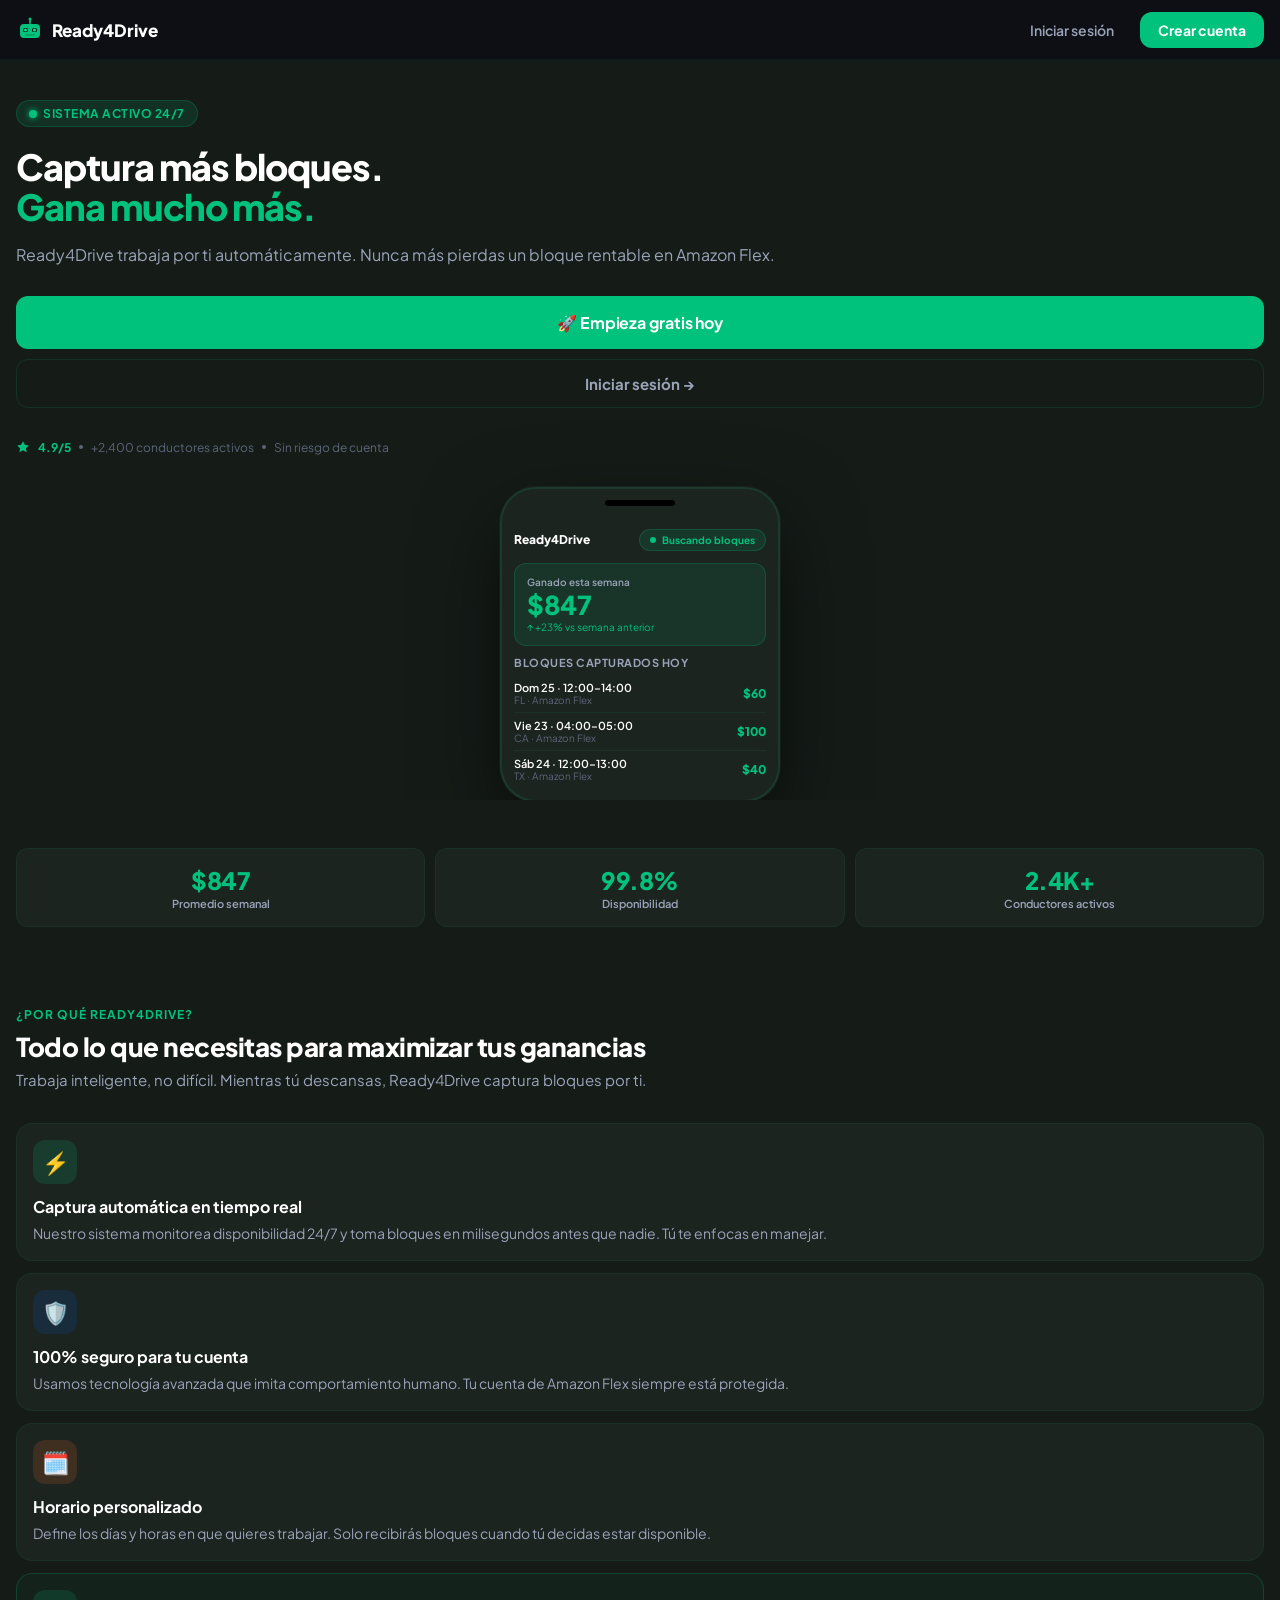
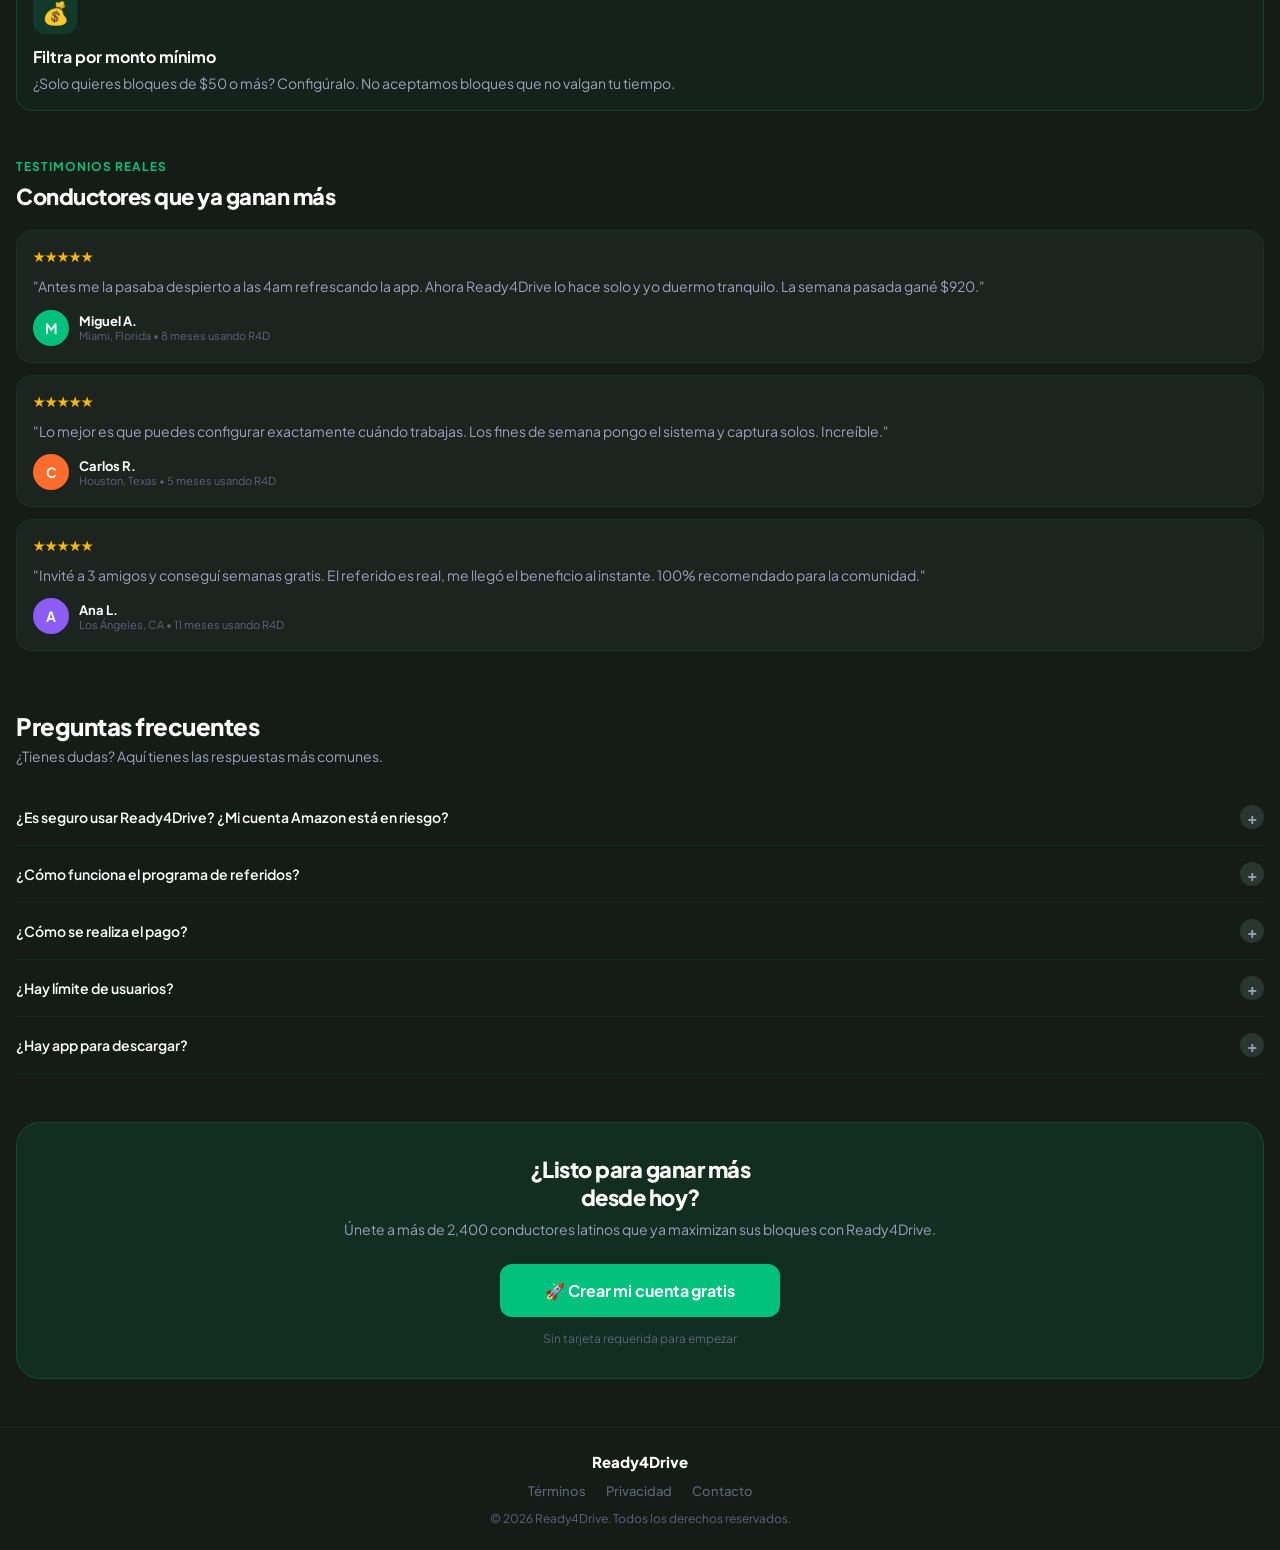
<file: index.html>
<!DOCTYPE html>
<html lang="es">
<head>
  <meta charset="UTF-8">
  <meta name="viewport" content="width=device-width, initial-scale=1.0, maximum-scale=1.0">
  <title>Ready4Drive — Captura más bloques. Gana más.</title>
  <link rel="stylesheet" href="style.css">
  <style>
    /* LANDING-SPECIFIC */
    body { background: var(--bg-base); }

    /* NAV LANDING */
    .landing-nav {
      position: sticky; top: 0; z-index: 100;
      padding: 0 var(--space-md);
      height: 60px;
      display: flex; align-items: center; justify-content: space-between;
      background: rgba(13,15,20,0.9);
      backdrop-filter: blur(20px);
      border-bottom: 1px solid var(--border);
    }
    .nav-logo { display: flex; align-items: center; gap: 8px; font-weight: 800; font-size: 17px; }
    .nav-actions { display: flex; align-items: center; gap: 10px; }
    .nav-signin {
      font-size: 14px; font-weight: 600; color: var(--text-secondary);
      padding: 8px 16px; border-radius: var(--radius-md);
      transition: var(--transition);
    }
    .nav-signin:hover { color: var(--text-primary); }
    .nav-cta {
      font-size: 14px; font-weight: 700; color: #fff;
      padding: 9px 18px; border-radius: var(--radius-md);
      background: var(--brand-primary);
      transition: var(--transition);
    }
    .nav-cta:hover { background: var(--brand-primary-dark); }

    /* HERO */
    .hero {
      padding: 40px var(--space-md) 0;
      position: relative; overflow: hidden;
    }
    .hero::before {
      content: '';
      position: absolute; top: -100px; right: -80px;
      width: 320px; height: 320px;
      background: transparent;
      pointer-events: none;
    }
    .hero::after {
      content: '';
      position: absolute; top: 200px; left: -60px;
      width: 200px; height: 200px;
      background: transparent;
      pointer-events: none;
    }
    .hero-eyebrow {
      display: inline-flex; align-items: center; gap: 6px;
      background: rgba(0,194,124,0.12);
      border: 1px solid rgba(0,194,124,0.2);
      border-radius: var(--radius-full);
      padding: 5px 12px;
      font-size: 12px; font-weight: 700; color: var(--brand-primary);
      letter-spacing: 0.5px; text-transform: uppercase;
      margin-bottom: 20px;
    }
    .hero-title {
      font-size: 36px; font-weight: 800; line-height: 1.1;
      letter-spacing: -1px; margin-bottom: 16px;
    }
    .hero-title .highlight {
      background: var(--brand-primary);
      -webkit-background-clip: text;
      -webkit-text-fill-color: transparent;
      background-clip: text;
    }
    .hero-sub {
      font-size: 16px; line-height: 1.6; color: var(--text-secondary);
      margin-bottom: 28px;
    }
    .hero-actions { display: flex; flex-direction: column; gap: 10px; margin-bottom: 32px; }
    .hero-trust {
      display: flex; align-items: center; gap: 8px;
      font-size: 12px; color: var(--text-muted);
      margin-bottom: 32px;
    }
    .hero-trust-dot { width: 4px; height: 4px; border-radius: 50%; background: var(--text-muted); }

    /* PHONE MOCKUP */
    .phone-mockup {
      position: relative;
      background: var(--bg-card);
      border-radius: 36px;
      border: 2px solid var(--border-light);
      overflow: hidden;
      box-shadow: 0 30px 80px rgba(0,0,0,0.6), 0 0 0 1px rgba(255,255,255,0.05);
      margin: 0 auto;
      max-width: 280px;
    }
    .phone-notch {
      background: var(--bg-card);
      height: 28px; display: flex; align-items: center; justify-content: center;
    }
    .phone-notch-pill {
      width: 70px; height: 6px;
      background: #000; border-radius: 3px;
    }
    .phone-screen { padding: 12px; }
    .mockup-header {
      display: flex; align-items: center; justify-content: space-between;
      margin-bottom: 12px;
    }
    .mockup-logo { font-size: 12px; font-weight: 800; }
    .mockup-status-bar {
      display: flex; align-items: center; gap: 6px;
      background: rgba(0,194,124,0.12);
      border: 1px solid rgba(0,194,124,0.2);
      border-radius: var(--radius-full);
      padding: 4px 10px;
      font-size: 10px; font-weight: 700; color: var(--brand-primary);
    }
    .mockup-status-dot { width: 6px; height: 6px; border-radius: 50%; background: var(--brand-primary); animation: pulse 2s infinite; }
    .mockup-earnings {
      background: rgba(0,194,124,0.10);
      border: 1px solid rgba(0,194,124,0.2);
      border-radius: 12px; padding: 12px;
      margin-bottom: 10px;
    }
    .mockup-earnings-label { font-size: 10px; color: var(--text-secondary); font-weight: 600; }
    .mockup-earnings-value { font-size: 26px; font-weight: 800; color: var(--brand-primary); }
    .mockup-earnings-sub { font-size: 10px; color: var(--text-secondary); }
    .mockup-offers { font-size: 11px; font-weight: 700; color: var(--text-secondary); margin-bottom: 6px; text-transform: uppercase; letter-spacing: 0.5px; }
    .mockup-offer-item {
      display: flex; align-items: center; justify-content: space-between;
      padding: 6px 0;
      border-bottom: 1px solid var(--border);
      font-size: 11px;
    }
    .mockup-offer-item:last-child { border-bottom: none; }
    .mockup-offer-badge { font-size: 12px; font-weight: 800; color: var(--brand-primary); }

    @keyframes pulse {
      0%, 100% { opacity: 1; }
      50% { opacity: 0.4; }
    }

    /* FEATURES */
    .features { padding: 48px var(--space-md); }
    .features-eyebrow { font-size: 12px; font-weight: 700; color: var(--brand-primary); text-transform: uppercase; letter-spacing: 1px; margin-bottom: 8px; }
    .features-title { font-size: 26px; font-weight: 800; letter-spacing: -0.5px; margin-bottom: 6px; }
    .features-sub { font-size: 15px; color: var(--text-secondary); line-height: 1.5; margin-bottom: 32px; }
    .feature-card {
      background: var(--bg-card);
      border: 1px solid var(--border);
      border-radius: var(--radius-lg);
      padding: var(--space-md);
      margin-bottom: 12px;
      transition: var(--transition);
    }
    .feature-card:last-child { margin-bottom: 0; }
    .feature-icon {
      width: 44px; height: 44px; border-radius: var(--radius-md);
      display: flex; align-items: center; justify-content: center;
      margin-bottom: 12px; font-size: 22px;
    }
    .feature-icon-green { background: rgba(0,194,124,0.15); }
    .feature-icon-blue  { background: rgba(0,102,255,0.12); }
    .feature-icon-orange{ background: rgba(255,107,43,0.15); }
    .feature-name { font-size: 16px; font-weight: 700; margin-bottom: 6px; }
    .feature-desc { font-size: 14px; color: var(--text-secondary); line-height: 1.5; }

    /* SOCIAL PROOF */
    .social-proof { padding: 0 var(--space-md) 48px; }
    .stats-row { display: grid; grid-template-columns: 1fr 1fr 1fr; gap: 10px; margin-bottom: 32px; }
    .stat-box {
      background: var(--bg-card);
      border: 1px solid var(--border);
      border-radius: var(--radius-md);
      padding: 16px 10px;
      text-align: center;
    }
    .stat-box-value { font-size: 24px; font-weight: 800; color: var(--brand-primary); letter-spacing: -0.5px; }
    .stat-box-label { font-size: 11px; color: var(--text-secondary); font-weight: 600; margin-top: 2px; }

    /* TESTIMONIALS */
    .testimonial-card {
      background: var(--bg-card);
      border: 1px solid var(--border);
      border-radius: var(--radius-lg);
      padding: var(--space-md);
      margin-bottom: 12px;
    }
    .testimonial-stars { color: var(--warning); font-size: 14px; margin-bottom: 10px; }
    .testimonial-text { font-size: 14px; line-height: 1.6; color: var(--text-secondary); margin-bottom: 12px; }
    .testimonial-author { display: flex; align-items: center; gap: 10px; }
    .testimonial-avatar {
      width: 36px; height: 36px; border-radius: 50%;
      display: flex; align-items: center; justify-content: center;
      font-size: 14px; font-weight: 700;
      background: var(--brand-primary);
    }
    .testimonial-name { font-size: 13px; font-weight: 700; }
    .testimonial-city { font-size: 11px; color: var(--text-muted); }

    /* FAQ */
    .faq-section { padding: 0 var(--space-md) 48px; }
    .faq-title { font-size: 24px; font-weight: 800; letter-spacing: -0.5px; margin-bottom: 6px; }
    .faq-sub { font-size: 14px; color: var(--text-secondary); margin-bottom: 24px; }
    .faq-item {
      border-bottom: 1px solid var(--border);
      cursor: pointer;
    }
    .faq-question {
      display: flex; align-items: center; justify-content: space-between;
      padding: 16px 0;
      font-size: 14px; font-weight: 600;
      user-select: none;
    }
    .faq-icon {
      width: 24px; height: 24px; border-radius: 50%;
      background: var(--bg-surface);
      display: flex; align-items: center; justify-content: center;
      font-size: 16px; font-weight: 700; flex-shrink: 0;
      transition: var(--transition);
      color: var(--text-secondary);
    }
    .faq-item.open .faq-icon { background: var(--brand-primary); color: #fff; transform: rotate(45deg); }
    .faq-answer {
      font-size: 14px; color: var(--text-secondary); line-height: 1.7;
      max-height: 0; overflow: hidden; transition: max-height 0.3s ease, padding 0.3s ease;
    }
    .faq-item.open .faq-answer { max-height: 200px; padding-bottom: 16px; }

    /* CTA BANNER */
    .cta-banner {
      margin: 0 var(--space-md) 48px;
      background: rgba(0,194,124,0.10);
      border: 1px solid rgba(0,194,124,0.2);
      border-radius: var(--radius-xl);
      padding: 32px var(--space-md);
      text-align: center;
      position: relative; overflow: hidden;
    }
    .cta-banner::before {
      content: '';
      position: absolute; top: -40px; right: -40px;
      width: 160px; height: 160px;
      background: transparent;
    }
    .cta-banner-title { font-size: 22px; font-weight: 800; letter-spacing: -0.5px; margin-bottom: 8px; }
    .cta-banner-sub { font-size: 14px; color: var(--text-secondary); margin-bottom: 24px; line-height: 1.5; }

    /* FOOTER */
    .landing-footer {
      padding: var(--space-lg) var(--space-md);
      border-top: 1px solid var(--border);
      text-align: center;
    }
    .footer-links { display: flex; justify-content: center; gap: 20px; margin-bottom: 12px; }
    .footer-link { font-size: 13px; color: var(--text-muted); font-weight: 500; }
    .footer-copy { font-size: 12px; color: var(--text-muted); }
    .footer-logo { font-size: 15px; font-weight: 800; margin-bottom: 12px; }
  </style>
</head>
<body>

  <!-- NAV -->
  <nav class="landing-nav">
    <div class="nav-logo">
      <svg class="robot-logo" width="28" height="28" viewBox="0 0 28 28" fill="none" xmlns="http://www.w3.org/2000/svg">
        <!-- cabeza -->
        <rect x="4" y="8" width="20" height="14" rx="4" fill="#00C27C"/>
        <!-- antena -->
        <rect x="13" y="3" width="2" height="5" rx="1" fill="#00A868"/>
        <circle cx="14" cy="3" r="1.5" fill="#00C27C"/>
        <!-- ojos -->
        <rect x="7" y="12" width="5" height="4" rx="1.5" fill="#151C18"/>
        <rect x="16" y="12" width="5" height="4" rx="1.5" fill="#151C18"/>
        <circle cx="9.5" cy="14" r="1.5" fill="#00E89A"/>
        <circle cx="18.5" cy="14" r="1.5" fill="#00E89A"/>
        <!-- boca -->
        <rect x="9" y="18" width="10" height="2" rx="1" fill="#00A868"/>
      </svg>
      Ready4Drive
    </div>
    <div class="nav-actions">
      <a href="login.html" class="nav-signin">Iniciar sesión</a>
      <a href="login.html" class="nav-cta">Crear cuenta</a>
    </div>
  </nav>

  <!-- HERO -->
  <section class="hero">
    <div class="hero-eyebrow">
      <span class="status-dot online"></span>
      Sistema activo 24/7
    </div>
    <h1 class="hero-title">
      Captura más bloques.<br>
      <span class="highlight">Gana mucho más.</span>
    </h1>
    <p class="hero-sub">
      Ready4Drive trabaja por ti automáticamente. Nunca más pierdas un bloque rentable en Amazon Flex.
    </p>
    <div class="hero-actions">
      <a href="login.html" class="btn btn-primary" style="font-size:16px; padding:16px;">
        🚀 Empieza gratis hoy
      </a>
      <a href="login.html" class="btn btn-outline" style="color: var(--text-secondary); font-size:15px;">
        Iniciar sesión →
      </a>
    </div>
    <div class="hero-trust">
      <svg width="14" height="14" viewBox="0 0 24 24" fill="currentColor" color="#00C27C"><path d="M12 2L15.09 8.26L22 9.27L17 14.14L18.18 21.02L12 17.77L5.82 21.02L7 14.14L2 9.27L8.91 8.26L12 2Z"/></svg>
      <span style="color: var(--brand-primary); font-weight:700;">4.9/5</span>
      <span class="hero-trust-dot"></span>
      <span>+2,400 conductores activos</span>
      <span class="hero-trust-dot"></span>
      <span>Sin riesgo de cuenta</span>
    </div>

    <!-- PHONE MOCKUP -->
    <div class="phone-mockup" style="margin-bottom: -2px;">
      <div class="phone-notch"><div class="phone-notch-pill"></div></div>
      <div class="phone-screen">
        <div class="mockup-header">
          <span class="mockup-logo">Ready4Drive</span>
          <div class="mockup-status-bar">
            <span class="mockup-status-dot"></span>
            Buscando bloques
          </div>
        </div>
        <div class="mockup-earnings">
          <div class="mockup-earnings-label">Ganado esta semana</div>
          <div class="mockup-earnings-value">$847</div>
          <div class="mockup-earnings-sub" style="color: var(--brand-primary);">↑ +23% vs semana anterior</div>
        </div>
        <div class="mockup-offers">Bloques capturados hoy</div>
        <div class="mockup-offer-item">
          <div>
            <div style="font-weight:600;">Dom 25 · 12:00–14:00</div>
            <div style="color: var(--text-muted); font-size:10px;">FL · Amazon Flex</div>
          </div>
          <span class="mockup-offer-badge">$60</span>
        </div>
        <div class="mockup-offer-item">
          <div>
            <div style="font-weight:600;">Vie 23 · 04:00–05:00</div>
            <div style="color: var(--text-muted); font-size:10px;">CA · Amazon Flex</div>
          </div>
          <span class="mockup-offer-badge">$100</span>
        </div>
        <div class="mockup-offer-item">
          <div>
            <div style="font-weight:600;">Sáb 24 · 12:00–13:00</div>
            <div style="color: var(--text-muted); font-size:10px;">TX · Amazon Flex</div>
          </div>
          <span class="mockup-offer-badge">$40</span>
        </div>
      </div>
    </div>
  </section>

  <!-- STATS -->
  <section class="social-proof" style="padding-top: 48px;">
    <div class="stats-row">
      <div class="stat-box">
        <div class="stat-box-value">$847</div>
        <div class="stat-box-label">Promedio semanal</div>
      </div>
      <div class="stat-box">
        <div class="stat-box-value">99.8%</div>
        <div class="stat-box-label">Disponibilidad</div>
      </div>
      <div class="stat-box">
        <div class="stat-box-value">2.4K+</div>
        <div class="stat-box-label">Conductores activos</div>
      </div>
    </div>
  </section>

  <!-- FEATURES -->
  <section class="features" style="padding-top: 0;">
    <div class="features-eyebrow">¿Por qué Ready4Drive?</div>
    <h2 class="features-title">Todo lo que necesitas para maximizar tus ganancias</h2>
    <p class="features-sub">Trabaja inteligente, no difícil. Mientras tú descansas, Ready4Drive captura bloques por ti.</p>

    <div class="feature-card">
      <div class="feature-icon feature-icon-green">⚡</div>
      <div class="feature-name">Captura automática en tiempo real</div>
      <div class="feature-desc">Nuestro sistema monitorea disponibilidad 24/7 y toma bloques en milisegundos antes que nadie. Tú te enfocas en manejar.</div>
    </div>

    <div class="feature-card">
      <div class="feature-icon feature-icon-blue">🛡️</div>
      <div class="feature-name">100% seguro para tu cuenta</div>
      <div class="feature-desc">Usamos tecnología avanzada que imita comportamiento humano. Tu cuenta de Amazon Flex siempre está protegida.</div>
    </div>

    <div class="feature-card">
      <div class="feature-icon feature-icon-orange">🗓️</div>
      <div class="feature-name">Horario personalizado</div>
      <div class="feature-desc">Define los días y horas en que quieres trabajar. Solo recibirás bloques cuando tú decidas estar disponible.</div>
    </div>

    <div class="feature-card" style="border-color: rgba(0,194,124,0.2); background: rgba(0,194,124,0.04);">
      <div class="feature-icon feature-icon-green">💰</div>
      <div class="feature-name">Filtra por monto mínimo</div>
      <div class="feature-desc">¿Solo quieres bloques de $50 o más? Configúralo. No aceptamos bloques que no valgan tu tiempo.</div>
    </div>
  </section>

  <!-- TESTIMONIALS -->
  <section class="social-proof" style="padding-top: 0;">
    <div style="margin-bottom: 20px;">
      <div class="features-eyebrow">Testimonios reales</div>
      <h2 class="features-title" style="font-size:22px;">Conductores que ya ganan más</h2>
    </div>

    <div class="testimonial-card">
      <div class="testimonial-stars">★★★★★</div>
      <p class="testimonial-text">"Antes me la pasaba despierto a las 4am refrescando la app. Ahora Ready4Drive lo hace solo y yo duermo tranquilo. La semana pasada gané $920."</p>
      <div class="testimonial-author">
        <div class="testimonial-avatar">M</div>
        <div>
          <div class="testimonial-name">Miguel A.</div>
          <div class="testimonial-city">Miami, Florida • 8 meses usando R4D</div>
        </div>
      </div>
    </div>

    <div class="testimonial-card">
      <div class="testimonial-stars">★★★★★</div>
      <p class="testimonial-text">"Lo mejor es que puedes configurar exactamente cuándo trabajas. Los fines de semana pongo el sistema y captura solos. Increíble."</p>
      <div class="testimonial-author">
        <div class="testimonial-avatar" style="background: var(--brand-accent);">C</div>
        <div>
          <div class="testimonial-name">Carlos R.</div>
          <div class="testimonial-city">Houston, Texas • 5 meses usando R4D</div>
        </div>
      </div>
    </div>

    <div class="testimonial-card">
      <div class="testimonial-stars">★★★★★</div>
      <p class="testimonial-text">"Invité a 3 amigos y conseguí semanas gratis. El referido es real, me llegó el beneficio al instante. 100% recomendado para la comunidad."</p>
      <div class="testimonial-author">
        <div class="testimonial-avatar" style="background: #8B5CF6;">A</div>
        <div>
          <div class="testimonial-name">Ana L.</div>
          <div class="testimonial-city">Los Ángeles, CA • 11 meses usando R4D</div>
        </div>
      </div>
    </div>
  </section>

  <!-- FAQ -->
  <section class="faq-section">
    <div class="faq-title">Preguntas frecuentes</div>
    <p class="faq-sub">¿Tienes dudas? Aquí tienes las respuestas más comunes.</p>

    <div class="faq-item" onclick="toggleFaq(this)">
      <div class="faq-question">
        ¿Es seguro usar Ready4Drive? ¿Mi cuenta Amazon está en riesgo?
        <span class="faq-icon">+</span>
      </div>
      <div class="faq-answer">
        Sí, es completamente seguro. Usamos métodos que simulan comportamiento humano natural, cumpliendo con los estándares de seguridad de Amazon Flex. Tenemos más de 2,400 usuarios activos sin incidentes de cuenta.
      </div>
    </div>

    <div class="faq-item" onclick="toggleFaq(this)">
      <div class="faq-question">
        ¿Cómo funciona el programa de referidos?
        <span class="faq-icon">+</span>
      </div>
      <div class="faq-answer">
        Por cada amigo que invites y haga su primer pago, tú recibes días gratis de servicio. Ve a la sección "Invitaciones" en la app, ingresa el número de teléfono de tu amigo y listo.
      </div>
    </div>

    <div class="faq-item" onclick="toggleFaq(this)">
      <div class="faq-question">
        ¿Cómo se realiza el pago?
        <span class="faq-icon">+</span>
      </div>
      <div class="faq-answer">
        El pago se realiza de forma segura a través de nuestra plataforma. Aceptamos tarjetas de crédito/débito. Elige el plan que mejor se adapte a ti: 3, 7, 14 o 30 días.
      </div>
    </div>

    <div class="faq-item" onclick="toggleFaq(this)">
      <div class="faq-question">
        ¿Hay límite de usuarios?
        <span class="faq-icon">+</span>
      </div>
      <div class="faq-answer">
        Sí, mantenemos un límite controlado de usuarios por zona para garantizar la eficiencia del sistema. Te recomendamos registrarte pronto antes de que tu área se llene.
      </div>
    </div>

    <div class="faq-item" onclick="toggleFaq(this)">
      <div class="faq-question">
        ¿Hay app para descargar?
        <span class="faq-icon">+</span>
      </div>
      <div class="faq-answer">
        Ready4Drive funciona directamente desde tu navegador móvil, sin necesidad de descargar nada. Solo guarda el enlace en tu pantalla de inicio y tendrás acceso instantáneo.
      </div>
    </div>
  </section>

  <!-- CTA FINAL -->
  <div class="cta-banner">
    <div class="cta-banner-title">¿Listo para ganar más<br>desde hoy?</div>
    <p class="cta-banner-sub">Únete a más de 2,400 conductores latinos que ya maximizan sus bloques con Ready4Drive.</p>
    <a href="login.html" class="btn btn-primary" style="font-size:16px; padding:16px; max-width:280px; margin:0 auto;">
      🚀 Crear mi cuenta gratis
    </a>
    <p style="font-size:12px; color: var(--text-muted); margin-top: 14px;">Sin tarjeta requerida para empezar</p>
  </div>

  <!-- FOOTER -->
  <footer class="landing-footer">
    <div class="footer-logo">Ready4Drive</div>
    <div class="footer-links">
      <a href="https://ready4drive.com/terminos" class="footer-link" target="_blank">Términos</a>
      <a href="https://ready4drive.com/privacidad" class="footer-link" target="_blank">Privacidad</a>
      <a href="https://wa.me/19547010640" class="footer-link" target="_blank">Contacto</a>
    </div>
    <div class="footer-copy">© 2026 Ready4Drive. Todos los derechos reservados.</div>
  </footer>

  <script>
    function toggleFaq(el) {
      const isOpen = el.classList.contains('open');
      document.querySelectorAll('.faq-item.open').forEach(item => item.classList.remove('open'));
      if (!isOpen) el.classList.add('open');
    }
  </script>
</body>
</html>
</file>
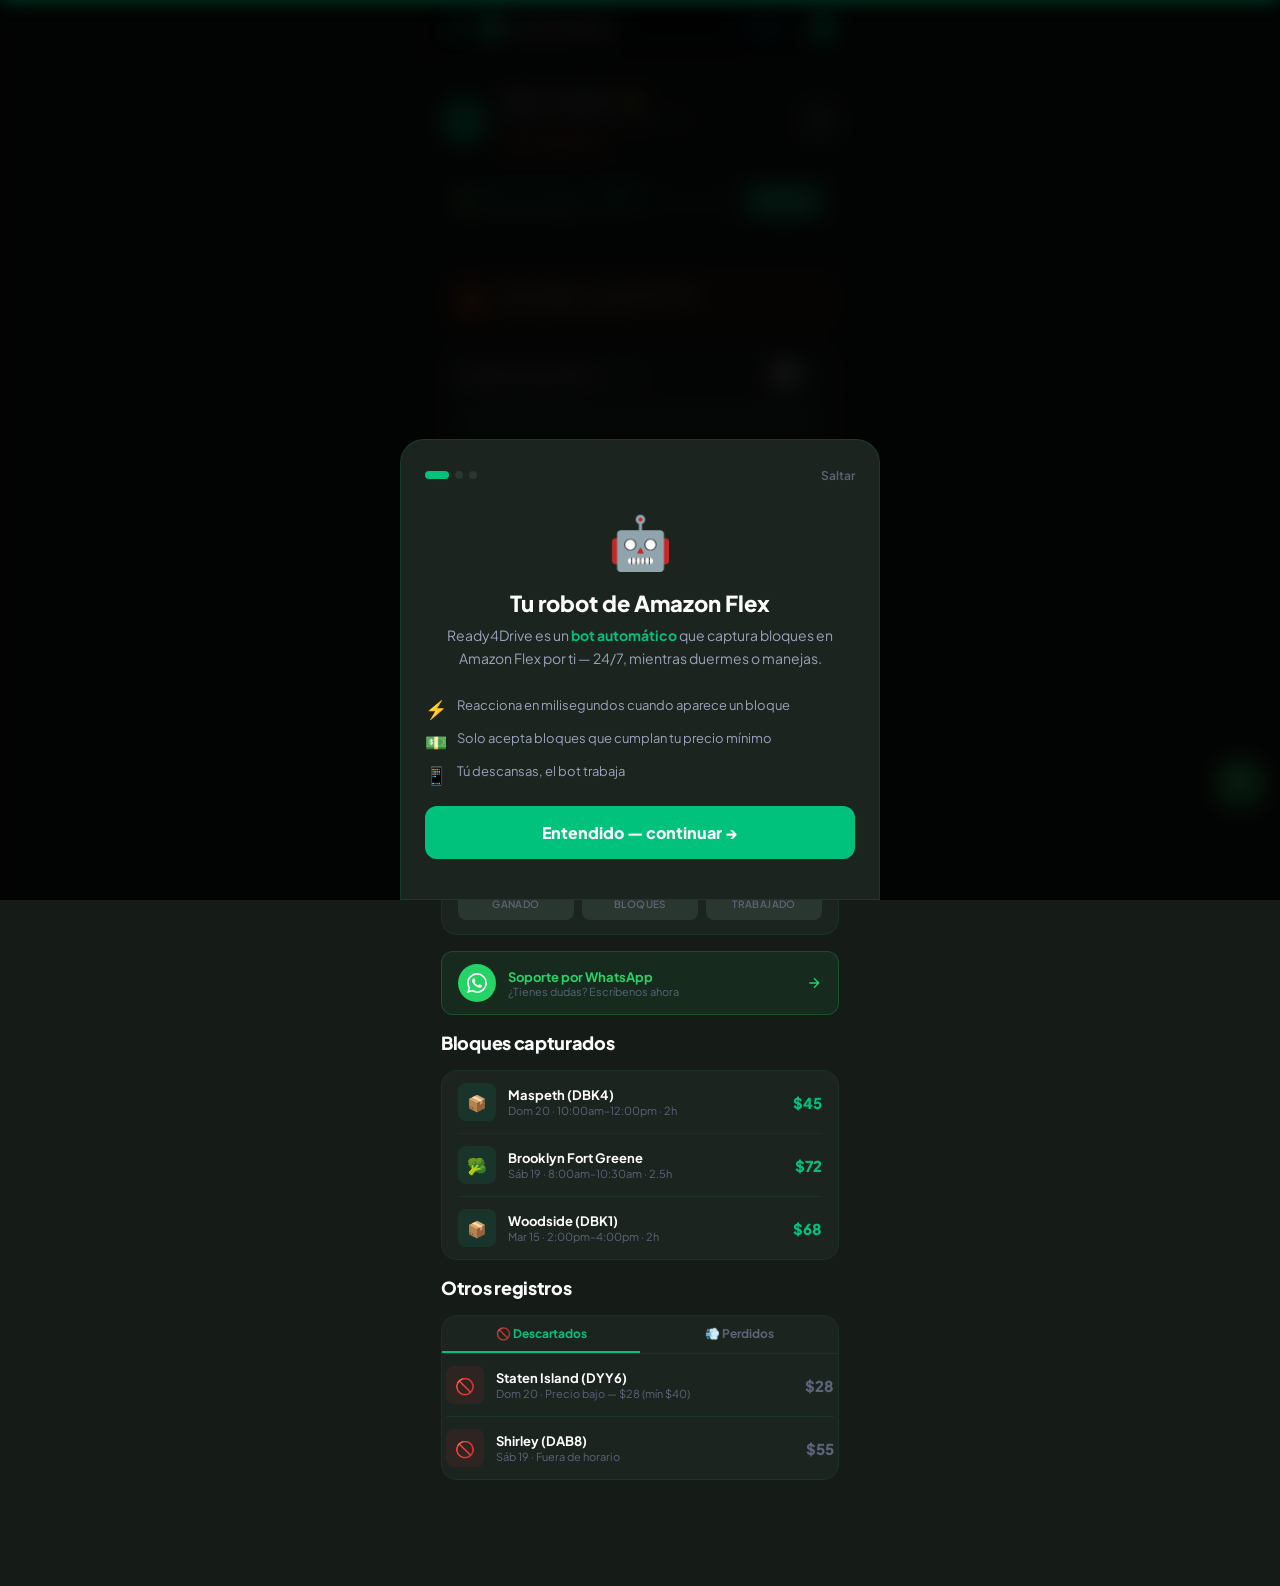
<file: dashboard.html>
<!DOCTYPE html>
<html lang="es">
<head>
  <meta charset="UTF-8">
  <meta name="viewport" content="width=device-width, initial-scale=1.0, maximum-scale=1.0">
  <title>Ready4Drive — Dashboard</title>
  <link rel="stylesheet" href="style.css">
  <style>
    .user-hero {
      background: var(--bg-base);
      padding: var(--space-md);
      padding-bottom: 24px;
      position: relative; overflow: hidden;
    }
    .user-hero::before {
      content: '';
      position: absolute; top: -60px; right: -40px;
      width: 200px; height: 200px;
      background: transparent;
    }
    .user-row { display: flex; align-items: center; justify-content: space-between; margin-bottom: 20px; }
    .user-info { display: flex; align-items: center; gap: 12px; }
    .user-avatar {
      width: 46px; height: 46px; border-radius: 50%;
      background: var(--brand-primary);
      display: flex; align-items: center; justify-content: center;
      font-size: 18px; font-weight: 800;
    }
    .user-name { font-size: 17px; font-weight: 800; }
    .user-greeting { font-size: 13px; color: var(--text-secondary); }
    .settings-btn {
      width: 40px; height: 40px; border-radius: var(--radius-md);
      background: var(--bg-surface);
      display: flex; align-items: center; justify-content: center;
      color: var(--text-secondary);
    }

    /* SERVICE EXPIRY BANNER */
    .service-banner {
      background: rgba(0,194,124,0.08);
      border: 1px solid rgba(0,194,124,0.2);
      border-radius: var(--radius-md);
      padding: 12px var(--space-md);
      display: flex; align-items: center; justify-content: space-between;
      margin-bottom: 12px;
    }
    .service-banner-info { display: flex; align-items: center; gap: 8px; }
    .service-banner-text { font-size: 13px; font-weight: 600; color: var(--brand-primary); }
    .service-banner-sub { font-size: 11px; color: var(--text-secondary); }
    .service-btn {
      background: var(--brand-primary);
      color: #fff; font-size: 12px; font-weight: 700;
      padding: 7px 14px; border-radius: var(--radius-sm);
      white-space: nowrap;
    }

    /* INVITE BANNER */
    .invite-banner {
      background: rgba(255,107,43,0.10);
      border: 1px solid rgba(255,107,43,0.2);
      border-radius: var(--radius-md);
      padding: 12px var(--space-md);
      display: flex; align-items: center; justify-content: space-between;
    }
    .invite-info { display: flex; align-items: center; gap: 10px; }
    .invite-icon { font-size: 22px; }
    .invite-text { font-size: 13px; font-weight: 700; }
    .invite-sub { font-size: 11px; color: var(--text-secondary); }
    .invite-arrow { color: var(--brand-accent); font-size: 18px; }

    /* SEARCH TOGGLE */
    /* === PULSE ANIMATION === */
    @keyframes pulse-ring {
      0% { box-shadow: 0 0 0 0 rgba(0,194,124,0.35); }
      70% { box-shadow: 0 0 0 10px rgba(0,194,124,0); }
      100% { box-shadow: 0 0 0 0 rgba(0,194,124,0); }
    }
    @keyframes dot-blink {
      0%, 100% { opacity: 1; }
      50% { opacity: 0.3; }
    }
    .search-toggle-card {
      background: var(--bg-card);
      border: 1.5px solid var(--border);
      border-radius: var(--radius-lg);
      padding: var(--space-md);
      transition: border-color 0.3s, background 0.3s;
    }
    .search-toggle-card.system-on {
      border-color: rgba(0,194,124,0.45);
      background: rgba(0,194,124,0.04);
    }
    .search-toggle-header {
      display: flex; align-items: center; justify-content: space-between;
      margin-bottom: 16px;
    }
    .search-status-label {
      display: flex; align-items: center; gap: 8px;
      font-size: 15px; font-weight: 700;
    }
    /* Badge principal ON/OFF */
    .search-status-badge {
      font-size: 11px; font-weight: 800;
      padding: 3px 10px; border-radius: var(--radius-full);
      text-transform: uppercase; letter-spacing: 0.5px;
    }
    .search-status-badge.on { background: rgba(0,194,124,0.15); color: var(--brand-primary); }
    .search-status-badge.off { background: var(--bg-surface); color: var(--text-muted); }
    /* Barra de estado descriptiva */
    .system-status-bar {
      display: flex; align-items: center; gap: 10px;
      padding: 10px 14px;
      border-radius: var(--radius-md);
      margin-bottom: 14px;
      font-size: 13px; font-weight: 600;
      transition: all 0.3s;
    }
    .system-status-bar.off {
      background: var(--bg-surface);
      color: var(--text-muted);
    }
    .system-status-bar.on {
      background: rgba(0,194,124,0.10);
      color: var(--brand-primary);
    }
    .status-dot {
      width: 10px; height: 10px; border-radius: 50%; flex-shrink: 0;
    }
    .status-dot.off { background: var(--text-muted); }
    .status-dot.on {
      background: var(--brand-primary);
      animation: pulse-ring 1.8s infinite, dot-blink 1.8s infinite;
    }
    .status-main-text { font-weight: 700; font-size: 13px; }
    .status-sub-text { font-size: 11px; opacity: 0.75; margin-left: auto; }
    /* MODO PILLS COMPACTOS */
    .search-modes { display: flex; flex-direction: column; gap: 10px; }
    .mode-pills-row { display: flex; gap: 8px; }
    .mode-pill {
      flex: 1; padding: 9px 6px;
      background: var(--bg-surface);
      border: 1.5px solid transparent;
      border-radius: var(--radius-md);
      display: flex; flex-direction: column; align-items: center; gap: 4px;
      cursor: pointer; transition: var(--transition);
      font-family: inherit;
    }
    .mode-pill-icon { font-size: 18px; line-height: 1; }
    .mode-pill-label { font-size: 11px; font-weight: 800; color: var(--text-muted); }
    .mode-pill.sel-safe {
      border-color: var(--brand-primary);
      background: rgba(0,194,124,0.09);
    }
    .mode-pill.sel-safe .mode-pill-label { color: var(--brand-primary); }
    .mode-pill.sel-premium {
      border-color: #8B5CF6;
      background: rgba(139,92,246,0.09);
    }
    .mode-pill.sel-premium .mode-pill-label { color: #8B5CF6; }
    .mode-pill.sel-max {
      border-color: var(--brand-accent);
      background: rgba(255,107,43,0.09);
    }
    .mode-pill.sel-max .mode-pill-label { color: var(--brand-accent); }
    /* Descripción dinámica */
    .mode-desc-bar {
      display: flex; align-items: center; gap: 8px;
      padding: 9px 12px; border-radius: var(--radius-sm);
      background: var(--bg-surface);
      font-size: 12px; font-weight: 600; color: var(--text-secondary);
      transition: all 0.2s;
      min-height: 38px;
    }
    .mode-desc-dot { width: 7px; height: 7px; border-radius: 50%; flex-shrink: 0; }

    /* EARNINGS TABS */
    .earnings-section {
      background: var(--bg-card);
      border: 1px solid var(--border);
      border-radius: var(--radius-lg);
      overflow: hidden;
    }
    .earnings-tabs {
      display: flex;
      border-bottom: 1px solid var(--border);
    }
    .earnings-tab {
      flex: 1; padding: 12px;
      text-align: center; font-size: 13px; font-weight: 600;
      color: var(--text-muted); cursor: pointer;
      border-bottom: 2px solid transparent;
      transition: var(--transition);
    }
    .earnings-tab.active {
      color: var(--brand-primary);
      border-bottom-color: var(--brand-primary);
    }
    .earnings-body { padding: var(--space-md); }
    .earnings-row {
      display: flex; align-items: center; gap: 14px;
      padding: 12px 0; border-bottom: 1px solid var(--border);
    }
    .earnings-row:last-child { border-bottom: none; }
    .earnings-icon {
      width: 40px; height: 40px; border-radius: var(--radius-md);
      display: flex; align-items: center; justify-content: center;
      flex-shrink: 0; font-size: 18px;
    }
    .earnings-label { font-size: 14px; font-weight: 600; flex: 1; }
    .earnings-value { font-size: 20px; font-weight: 800; }

    /* ACTION BUTTONS */
    .action-grid { display: grid; grid-template-columns: 1fr 1fr 1fr; gap: 10px; }
    .action-btn {
      background: var(--bg-card);
      border: 1px solid var(--border);
      border-radius: var(--radius-md);
      padding: 14px 8px;
      display: flex; flex-direction: column; align-items: center; gap: 8px;
      cursor: pointer; transition: var(--transition);
    }
    .action-btn:active { transform: scale(0.95); }
    .action-btn.primary-action {
      border-color: rgba(0,194,124,0.3);
      background: rgba(0,194,124,0.06);
    }
    .action-btn.accent-action {
      border-color: rgba(255,107,43,0.3);
      background: rgba(255,107,43,0.06);
    }
    .action-btn-icon {
      width: 40px; height: 40px; border-radius: 50%;
      display: flex; align-items: center; justify-content: center;
      font-size: 18px;
    }
    .action-btn-label { font-size: 11px; font-weight: 700; color: var(--text-secondary); text-align: center; }

    /* OFFERS SECTION */
    .offers-empty {
      text-align: center; padding: 32px var(--space-md);
      color: var(--text-muted);
    }
    .offers-empty-icon { font-size: 40px; margin-bottom: 12px; }
    .offers-empty-title { font-size: 15px; font-weight: 700; color: var(--text-secondary); margin-bottom: 6px; }
    .offers-empty-sub { font-size: 13px; line-height: 1.5; }

    /* WHATSAPP FLOAT */
    .wa-float {
      position: fixed; bottom: 94px; right: 16px;
      width: 48px; height: 48px; border-radius: 50%;
      background: #25D366;
      display: flex; align-items: center; justify-content: center;
      box-shadow: 0 4px 20px rgba(37,211,102,0.4);
      z-index: 50; transition: var(--transition);
    }
    .wa-float:hover { transform: scale(1.05); }

    /* ONBOARDING OVERLAY */
    .onboarding-overlay {
      display: none; position: fixed; inset: 0;
      background: rgba(0,0,0,0.88); backdrop-filter: blur(12px);
      z-index: 500; align-items: flex-end; justify-content: center;
    }
    .onboarding-overlay.open { display: flex; }
    .onboarding-sheet {
      background: var(--bg-card);
      border: 1px solid var(--border-light);
      border-radius: 24px 24px 0 0;
      width: 100%; max-width: 480px;
      padding: 28px 24px 40px;
      animation: slideUp 0.35s cubic-bezier(0.34,1.56,0.64,1);
    }
    @keyframes slideUp {
      from { transform: translateY(100%); opacity: 0; }
      to   { transform: translateY(0);    opacity: 1; }
    }
    .onboarding-header {
      display: flex; align-items: center; justify-content: space-between;
      margin-bottom: 24px;
    }
    .onboarding-steps-dots {
      display: flex; gap: 6px;
    }
    .step-dot {
      width: 8px; height: 8px; border-radius: 4px;
      background: var(--bg-surface); transition: all 0.3s;
    }
    .step-dot.active { width: 24px; background: var(--brand-primary); }
    .onboarding-skip {
      font-size: 12px; color: var(--text-muted); font-weight: 600; cursor: pointer;
    }
    .onboarding-step { display: none; }
    .onboarding-step.visible { display: block; }
    .onboarding-emoji { font-size: 52px; margin-bottom: 16px; text-align: center; }
    .onboarding-title { font-size: 22px; font-weight: 900; margin-bottom: 8px; text-align: center; line-height: 1.2; }
    .onboarding-body { font-size: 14px; color: var(--text-secondary); text-align: center; line-height: 1.6; margin-bottom: 28px; }
    .onboarding-highlight { color: var(--brand-primary); font-weight: 700; }
    .onboarding-bullets { list-style: none; text-align: left; margin: 12px 0 20px; display: flex; flex-direction: column; gap: 10px; }
    .onboarding-bullets li {
      display: flex; align-items: flex-start; gap: 10px;
      font-size: 13px; color: var(--text-secondary);
    }
    .onboarding-bullets li span:first-child { font-size: 18px; flex-shrink: 0; }
    .onboarding-btn {
      width: 100%; padding: 16px;
      background: var(--brand-primary); color: #fff;
      font-size: 16px; font-weight: 800; border: none;
      border-radius: var(--radius-md); cursor: pointer;
      font-family: inherit; transition: var(--transition);
    }
    .onboarding-btn:active { opacity: 0.9; transform: scale(0.98); }


    /* === BLOCK CAPTURE NOTIFICATION === */
    @keyframes slideDown {
      from { transform: translateY(-110%); opacity: 0; }
      to   { transform: translateY(0);     opacity: 1; }
    }
    @keyframes slideUp {
      from { transform: translateY(0);     opacity: 1; }
      to   { transform: translateY(-110%); opacity: 0; }
    }
    .capture-notif {
      position: fixed; top: 0; left: 0; right: 0; z-index: 600;
      background: var(--brand-primary);
      color: #fff;
      padding: 14px 20px;
      display: flex; align-items: center; gap: 12px;
      transform: translateY(-110%);
      box-shadow: 0 4px 20px rgba(0,194,124,0.4);
    }
    .capture-notif.show {
      animation: slideDown 0.4s cubic-bezier(0.34,1.56,0.64,1) forwards;
    }
    .capture-notif.hide {
      animation: slideUp 0.35s ease-in forwards;
    }
    .capture-notif-icon {
      width: 36px; height: 36px; border-radius: 50%;
      background: rgba(255,255,255,0.2);
      display: flex; align-items: center; justify-content: center;
      font-size: 18px; flex-shrink: 0;
    }
    .capture-notif-body { flex: 1; }
    .capture-notif-title { font-size: 13px; font-weight: 800; }
    .capture-notif-sub   { font-size: 11px; opacity: 0.85; margin-top: 1px; }
    .capture-notif-amount { font-size: 20px; font-weight: 900; }

    /* === PLAN BADGE COLORS === */
    .service-banner.urgent {
      background: rgba(255,107,43,0.10);
      border-color: rgba(255,107,43,0.30);
    }
    .service-banner.urgent .service-banner-text { color: var(--brand-accent); }
    .service-banner.critical {
      background: rgba(239,68,68,0.10);
      border-color: rgba(239,68,68,0.30);
    }
    .service-banner.critical .service-banner-text { color: #EF4444; }
    .plan-days-badge {
      font-size: 11px; font-weight: 800;
      padding: 2px 9px; border-radius: var(--radius-full);
      margin-left: 6px;
    }
    .badge-ok       { background: rgba(0,194,124,0.15);  color: var(--brand-primary); }
    .badge-urgent   { background: rgba(255,107,43,0.15); color: var(--brand-accent); }
    .badge-critical { background: rgba(239,68,68,0.15);  color: #EF4444; }

    /* === HISTORIAL TABS === */
    .history-tabs {
      display: flex; border-bottom: 1px solid var(--border);
      margin: 0 calc(-1 * var(--space-md));
      padding: 0 var(--space-md);
    }
    .history-tab {
      flex: 1; padding: 10px 8px; text-align: center;
      font-size: 12px; font-weight: 700; color: var(--text-muted);
      border-bottom: 2px solid transparent; cursor: pointer;
      transition: var(--transition);
    }
    .history-tab.active {
      color: var(--brand-primary);
      border-bottom-color: var(--brand-primary);
    }
    .history-panel { display: none; padding-top: 4px; }
    .history-panel.active { display: block; }



    /* === WEEKLY SUMMARY === */
    .weekly-summary {
      background: var(--bg-card);
      border: 1px solid var(--border);
      border-radius: var(--radius-lg);
      padding: 14px var(--space-md);
      margin-bottom: var(--space-md);
    }
    .weekly-summary-header {
      display: flex; align-items: center; justify-content: space-between;
      margin-bottom: 12px;
    }
    .weekly-summary-title { font-size: 13px; font-weight: 800; color: var(--text-muted); text-transform: uppercase; letter-spacing: 0.6px; }
    .weekly-summary-period { font-size: 11px; color: var(--text-muted); }
    .weekly-stats { display: grid; grid-template-columns: 1fr 1fr 1fr; gap: 8px; }
    .weekly-stat { text-align: center; padding: 10px 6px; background: var(--bg-surface); border-radius: var(--radius-sm); }
    .weekly-stat-val { font-size: 16px; font-weight: 900; color: var(--brand-primary); }
    .weekly-stat-lbl { font-size: 10px; color: var(--text-muted); font-weight: 600; margin-top: 2px; text-transform: uppercase; letter-spacing: 0.4px; }

    /* === BOT TICKER === */
    .bot-ticker {
      display: none;
      align-items: center; gap: 8px;
      background: rgba(0,194,124,0.08); border: 1px solid rgba(0,194,124,0.2);
      border-radius: var(--radius-sm); padding: 8px 12px;
      margin-top: 8px; font-size: 12px; font-weight: 700;
      color: var(--brand-primary);
    }
    .bot-ticker.visible { display: flex; }
    .ticker-dot {
      width: 7px; height: 7px; border-radius: 50%;
      background: var(--brand-primary);
      animation: ticker-pulse 1s infinite;
      flex-shrink: 0;
    }
    @keyframes ticker-pulse {
      0%,100% { opacity: 1; transform: scale(1); }
      50%      { opacity: 0.4; transform: scale(0.8); }
    }
    .ticker-text { flex: 1; }
    .ticker-count { color: var(--text-muted); font-weight: 600; margin-left: auto; }

    /* === HISTORY ITEMS === */
    .block-item {
      display: flex; align-items: center; gap: 12px;
      padding: 12px 0; border-bottom: 1px solid var(--border);
    }
    .block-item:last-child { border-bottom: none; }
    .block-icon {
      width: 38px; height: 38px; border-radius: var(--radius-sm);
      background: rgba(0,194,124,0.10);
      display: flex; align-items: center; justify-content: center;
      font-size: 16px; flex-shrink: 0;
    }
    .block-info { flex: 1; min-width: 0; }
    .block-loc { font-size: 13px; font-weight: 700; }
    .block-time { font-size: 11px; color: var(--text-muted); margin-top: 1px; }
    .block-amount { font-size: 15px; font-weight: 900; color: var(--brand-primary); }

    /* === STREAK BADGE === */
    .streak-badge {
      display: inline-flex; align-items: center; gap: 5px;
      background: rgba(255,107,43,0.13); border: 1px solid rgba(255,107,43,0.28);
      color: var(--brand-accent); border-radius: 20px;
      font-size: 11px; font-weight: 800; padding: 3px 10px;
      letter-spacing: 0.2px; margin-top: 5px;
    }
    .streak-badge.hidden { display: none; }

    /* === RENEWAL BANNER === */
    @keyframes pulse-banner {
      0%, 100% { opacity: 1; }
      50%       { opacity: 0.85; }
    }
    .renewal-banner {
      display: none;
      background: linear-gradient(135deg, rgba(239,68,68,0.15), rgba(239,68,68,0.08));
      border: 1.5px solid rgba(239,68,68,0.4);
      border-radius: var(--radius-md);
      padding: 14px 16px;
      margin-bottom: var(--space-md);
      animation: pulse-banner 2s infinite;
    }
    .renewal-banner.urgent-orange {
      background: linear-gradient(135deg, rgba(255,107,43,0.14), rgba(255,107,43,0.06));
      border-color: rgba(255,107,43,0.35);
    }
    .renewal-banner.show { display: block; }
    .renewal-banner-top {
      display: flex; align-items: center; gap: 10px; margin-bottom: 10px;
    }
    .renewal-banner-icon { font-size: 22px; flex-shrink: 0; }
    .renewal-banner-msg { flex: 1; }
    .renewal-banner-title {
      font-size: 14px; font-weight: 800; color: #EF4444; margin-bottom: 2px;
    }
    .renewal-banner-title.orange { color: var(--brand-accent); }
    .renewal-banner-sub  { font-size: 12px; color: var(--text-secondary); line-height: 1.4; }
    .renewal-banner-btn {
      display: flex; align-items: center; justify-content: center; gap: 7px;
      width: 100%; padding: 13px;
      background: #EF4444; color: #fff;
      font-size: 14px; font-weight: 800;
      border-radius: var(--radius-md); border: none;
      cursor: pointer; font-family: inherit;
      text-decoration: none;
      transition: var(--transition);
    }
    .renewal-banner-btn.orange { background: var(--brand-accent); }
    .renewal-banner-btn:active { opacity: 0.9; transform: scale(0.98); }

  </style>
</head>
<body>
  <div class="app-shell">


    <!-- BLOCK CAPTURE NOTIFICATION -->
    <div class="capture-notif" id="captureNotif">
      <div class="capture-notif-icon">📦</div>
      <div class="capture-notif-body">
        <div class="capture-notif-title" id="notifTitle">¡Bloque capturado!</div>
        <div class="capture-notif-sub"  id="notifSub">Maspeth · 2h · Amazon Flex</div>
      </div>
      <div class="capture-notif-amount" id="notifAmount">$45</div>
    </div>

    <!-- ONBOARDING OVERLAY (primer login) -->
    <div class="onboarding-overlay open" id="onboardingOverlay">
      <div class="onboarding-sheet">
        <div class="onboarding-header">
          <div class="onboarding-steps-dots">
            <div class="step-dot active" id="dot0"></div>
            <div class="step-dot" id="dot1"></div>
            <div class="step-dot" id="dot2"></div>
          </div>
          <span class="onboarding-skip" onclick="closeOnboarding()">Saltar</span>
        </div>

        <!-- PASO 1 -->
        <div class="onboarding-step visible" id="step0">
          <div class="onboarding-emoji">🤖</div>
          <div class="onboarding-title">Tu robot de Amazon Flex</div>
          <div class="onboarding-body">
            Ready4Drive es un <span class="onboarding-highlight">bot automático</span> que captura bloques en Amazon Flex por ti — 24/7, mientras duermes o manejas.
          </div>
          <ul class="onboarding-bullets">
            <li><span>⚡</span><span>Reacciona en milisegundos cuando aparece un bloque</span></li>
            <li><span>💵</span><span>Solo acepta bloques que cumplan tu precio mínimo</span></li>
            <li><span>📱</span><span>Tú descansas, el bot trabaja</span></li>
          </ul>
          <button class="onboarding-btn" onclick="nextStep()">Entendido — continuar →</button>
        </div>

        <!-- PASO 2 -->
        <div class="onboarding-step" id="step1">
          <div class="onboarding-emoji">⚙️</div>
          <div class="onboarding-title">Elige tu modo de búsqueda</div>
          <div class="onboarding-body">
            Tienes 3 modos según tu estilo de trabajo
          </div>
          <ul class="onboarding-bullets">
            <li><span>🛡️</span><span><strong style="color:var(--brand-primary);">Cauteloso</strong> — Precio estricto, bloques seguros y estables</span></li>
            <li><span>🌿</span><span><strong style="color:#8B5CF6;">Premium</strong> — Solo Fresh y Whole Foods, mejor pago por hora</span></li>
            <li><span>⚡</span><span><strong style="color:var(--brand-accent);">Máximo</strong> — Captura todo, velocidad total en horas pico</span></li>
          </ul>
          <button class="onboarding-btn" onclick="nextStep()">Siguiente →</button>
        </div>

        <!-- PASO 3 -->
        <div class="onboarding-step" id="step2">
          <div class="onboarding-emoji">🚀</div>
          <div class="onboarding-title">¡Listo para ganar más!</div>
          <div class="onboarding-body">
            Activa el sistema con el <span class="onboarding-highlight">toggle verde</span> y selecciona tus almacenes favoritos en <strong>Filtros</strong>.<br><br>
            ¿Dudas? Escríbenos por <span class="onboarding-highlight">WhatsApp</span> — respondemos rápido.
          </div>
          <button class="onboarding-btn" onclick="closeOnboarding()" style="background:var(--brand-primary);">¡Empezar a ganar! 💵</button>
        </div>

      </div>
    </div>


    <!-- TOP BAR -->
    <header class="topbar">
      <div class="topbar-logo">
      <svg class="robot-logo" width="28" height="28" viewBox="0 0 28 28" fill="none" xmlns="http://www.w3.org/2000/svg">
        <!-- cabeza -->
        <rect x="4" y="8" width="20" height="14" rx="4" fill="#00C27C"/>
        <!-- antena -->
        <rect x="13" y="3" width="2" height="5" rx="1" fill="#00A868"/>
        <circle cx="14" cy="3" r="1.5" fill="#00C27C"/>
        <!-- ojos -->
        <rect x="7" y="12" width="5" height="4" rx="1.5" fill="#151C18"/>
        <rect x="16" y="12" width="5" height="4" rx="1.5" fill="#151C18"/>
        <circle cx="9.5" cy="14" r="1.5" fill="#00E89A"/>
        <circle cx="18.5" cy="14" r="1.5" fill="#00E89A"/>
        <!-- boca -->
        <rect x="9" y="18" width="10" height="2" rx="1" fill="#00A868"/>
      </svg><svg width="26" height="26" viewBox="0 0 28 28" fill="none">
          <rect width="28" height="28" rx="7" fill="#00C27C"/>
          <path d="M8 14L12 18L20 10" stroke="white" stroke-width="2.5" stroke-linecap="round" stroke-linejoin="round"/>
        </svg>
        Ready4Drive
      </div>
      <div class="topbar-actions">
        <button class="topbar-lang" title="Cambiar idioma: ES → EN → PT">🌐 ES</button>
        <div class="topbar-avatar">J</div>
      </div>
    </header>

    <div class="page-content">

      <!-- USER HERO -->
      <div class="user-hero" style="margin: 0 calc(-1 * var(--space-md)); margin-bottom: var(--space-md); padding: var(--space-md);">
        <div class="user-row">
          <div class="user-info">
            <div class="user-avatar">J</div>
            <div>
              <div class="user-name">¡Hola, JesusC! 👋</div>
              <div class="user-greeting">Listo para capturar bloques hoy</div>
              <div class="streak-badge hidden" id="streakBadge">🔥 <span id="streakCount">0</span> días activo</div>
            </div>
          </div>
          <a href="settings.html" class="settings-btn">
            <svg width="20" height="20" viewBox="0 0 24 24" fill="none" stroke="currentColor" stroke-width="2"><circle cx="12" cy="12" r="3"/><path d="M19.4 15a1.65 1.65 0 0 0 .33 1.82l.06.06a2 2 0 0 1-2.83 2.83l-.06-.06a1.65 1.65 0 0 0-1.82-.33 1.65 1.65 0 0 0-1 1.51V21a2 2 0 0 1-4 0v-.09A1.65 1.65 0 0 0 9 19.4a1.65 1.65 0 0 0-1.82.33l-.06.06a2 2 0 0 1-2.83-2.83l.06-.06A1.65 1.65 0 0 0 4.68 15a1.65 1.65 0 0 0-1.51-1H3a2 2 0 0 1 0-4h.09A1.65 1.65 0 0 0 4.6 9a1.65 1.65 0 0 0-.33-1.82l-.06-.06a2 2 0 0 1 2.83-2.83l.06.06A1.65 1.65 0 0 0 9 4.68a1.65 1.65 0 0 0 1-1.51V3a2 2 0 0 1 4 0v.09a1.65 1.65 0 0 0 1 1.51 1.65 1.65 0 0 0 1.82-.33l.06-.06a2 2 0 0 1 2.83 2.83l-.06.06A1.65 1.65 0 0 0 19.4 9a1.65 1.65 0 0 0 1.51 1H21a2 2 0 0 1 0 4h-.09a1.65 1.65 0 0 0-1.51 1z"/></svg>
          </a>
        </div>

        <!-- SERVICE STATUS -->
        <div class="service-banner">
          <div class="service-banner-info">
            <span style="font-size:16px;" id="planIcon">🟢</span>
            <div>
              <div class="service-banner-text" id="planText">
                Servicio activo
                <span class="plan-days-badge badge-ok" id="planBadge">270 días</span>
              </div>
              <div class="service-banner-sub" id="planSub">Tu plan está vigente</div>
            </div>
          </div>
          <a href="payments.html" class="service-btn" id="planBtn">Renovar</a>
        </div>
      </div>

      <!-- INVITE BANNER -->
      <a href="invitations.html">
        <div class="invite-banner mb-md">
          <div class="invite-info">
            <span class="invite-icon">🎁</span>
            <div>
              <div class="invite-text">Invita amigos — Gana días gratis</div>
              <div class="invite-sub">1 amigo = 7 días gratis para ti</div>
            </div>
          </div>
          <span class="invite-arrow">→</span>
        </div>
      </a>

      <!-- RENEWAL BANNER (visible solo en estado crítico/urgente) -->
      <div class="renewal-banner" id="renewalBanner">
        <div class="renewal-banner-top">
          <span class="renewal-banner-icon" id="renewalIcon">🔴</span>
          <div class="renewal-banner-msg">
            <div class="renewal-banner-title" id="renewalTitle">Tu plan vence hoy</div>
            <div class="renewal-banner-sub"  id="renewalSub">El sistema se pausará automáticamente. Renueva ahora para no perder ningún bloque.</div>
          </div>
        </div>
        <a href="payments.html" class="renewal-banner-btn" id="renewalBtn">
          <svg width="16" height="16" viewBox="0 0 24 24" fill="none" stroke="currentColor" stroke-width="2.5"><path d="M21 12a9 9 0 0 0-9-9 9.75 9.75 0 0 0-6.74 2.74L3 8"/><path d="M3 3v5h5"/><path d="M3 12a9 9 0 0 0 9 9 9.75 9.75 0 0 0 6.74-2.74L21 16"/><path d="M16 16h5v5"/></svg>
          Renovar plan ahora
        </a>
      </div>

      <!-- SEARCH TOGGLE -->
      <div class="search-toggle-card mb-md">
        <div class="search-toggle-header">
          <div class="search-status-label">
            Estado del sistema
            <span class="search-status-badge off" id="statusBadge">OFF</span>
          </div>
          <label class="toggle">
            <input type="checkbox" id="searchToggle" onchange="toggleSearch()">
            <span class="toggle-track"></span>
            <span class="toggle-thumb"></span>
          </label>
        </div>
        <!-- BARRA DE ESTADO DESCRIPTIVA -->
        <div class="system-status-bar off" id="systemStatusBar">
          <div class="status-dot off" id="statusDot"></div>
          <span class="status-main-text" id="statusMainText">Sistema apagado — no está capturando bloques</span>
          <span class="status-sub-text" id="statusSubText"></span>
        </div>
        <div class="search-modes" id="searchModes">
          <div class="mode-pills-row">
            <button class="mode-pill sel-safe" id="modeSafe" onclick="setMode('safe')">
              <span class="mode-pill-icon">🛡️</span>
              <span class="mode-pill-label">Cauteloso</span>
            </button>
            <button class="mode-pill" id="modePremium" onclick="setMode('premium')">
              <span class="mode-pill-icon">🌿</span>
              <span class="mode-pill-label">Premium</span>
            </button>
            <button class="mode-pill" id="modeMax" onclick="setMode('max')">
              <span class="mode-pill-icon">⚡</span>
              <span class="mode-pill-label">Máximo</span>
            </button>
          </div>
          <!-- Descripción del modo seleccionado -->
          <div class="mode-desc-bar" id="modeDescBar">
            <div class="mode-desc-dot" id="modeDescDot" style="background:var(--brand-primary);"></div>
            <span id="modeDescText">Captura bloques seguros con buen precio por hora. Menos riesgo, ganancias estables.</span>
          </div>
        </div>

          <!-- BOT TICKER (visible solo cuando ON) -->
          <div class="bot-ticker" id="botTicker">
            <div class="ticker-dot"></div>
            <span class="ticker-text" id="tickerText">Escaneando bloques disponibles...</span>
            <span class="ticker-count" id="tickerCount">última rev. hace 0s</span>
          </div>
      </div>

      <!-- EARNINGS -->
      <div class="earnings-section mb-md">
        <div class="earnings-tabs">
          <div class="earnings-tab active" onclick="setTab(this,'today')">Hoy</div>
          <div class="earnings-tab" onclick="setTab(this,'week')">Esta semana</div>
        </div>
        <div class="earnings-body">
          <div class="earnings-row">
            <div class="earnings-icon" style="background: rgba(0,194,124,0.12); font-size:20px;">💵</div>
            <span class="earnings-label">Dinero ganado</span>
            <span class="earnings-value" style="color: var(--brand-primary);">$0</span>
          </div>
          <div class="earnings-row">
            <div class="earnings-icon" style="background: rgba(0,102,255,0.10); font-size:20px;">⏱️</div>
            <span class="earnings-label">Horas trabajadas</span>
            <span class="earnings-value" style="color: var(--brand-blue);">0h</span>
          </div>
        </div>
      </div>


      <!-- RESUMEN SEMANAL -->
      <div class="weekly-summary mb-md">
        <div class="weekly-summary-header">
          <span class="weekly-summary-title">Esta semana</span>
          <span class="weekly-summary-period">Lun 14 — Dom 20 Abr</span>
        </div>
        <div class="weekly-stats">
          <div class="weekly-stat">
            <div class="weekly-stat-val">$185</div>
            <div class="weekly-stat-lbl">Ganado</div>
          </div>
          <div class="weekly-stat">
            <div class="weekly-stat-val">3</div>
            <div class="weekly-stat-lbl">Bloques</div>
          </div>
          <div class="weekly-stat">
            <div class="weekly-stat-val">6.2h</div>
            <div class="weekly-stat-lbl">Trabajado</div>
          </div>
        </div>
      </div>

      <!-- OFFERS SECTION -->
      <!-- WHATSAPP SOPORTE -->
      <a href="https://wa.me/19547010640" target="_blank" style="text-decoration:none; display:block; margin-bottom:var(--space-md);">
        <div style="background:rgba(37,211,102,0.08); border:1px solid rgba(37,211,102,0.22); border-radius:var(--radius-md); padding:12px 16px; display:flex; align-items:center; gap:12px;">
          <div style="width:38px;height:38px;border-radius:50%;background:#25D366;display:flex;align-items:center;justify-content:center;flex-shrink:0;">
            <svg width="20" height="20" viewBox="0 0 24 24" fill="white"><path d="M17.472 14.382c-.297-.149-1.758-.867-2.03-.967-.273-.099-.471-.148-.67.15-.197.297-.767.966-.94 1.164-.173.199-.347.223-.644.075-.297-.15-1.255-.463-2.39-1.475-.883-.788-1.48-1.761-1.653-2.059-.173-.297-.018-.458.13-.606.134-.133.298-.347.446-.52.149-.174.198-.298.298-.497.099-.198.05-.371-.025-.52-.075-.149-.669-1.612-.916-2.207-.242-.579-.487-.5-.669-.51-.173-.008-.371-.01-.57-.01-.198 0-.52.074-.792.372-.272.297-1.04 1.016-1.04 2.479 0 1.462 1.065 2.875 1.213 3.074.149.198 2.096 3.2 5.077 4.487.709.306 1.262.489 1.694.625.712.227 1.36.195 1.871.118.571-.085 1.758-.719 2.006-1.413.248-.694.248-1.289.173-1.413-.074-.124-.272-.198-.57-.347m-5.421 7.403h-.004a9.87 9.87 0 01-5.031-1.378l-.361-.214-3.741.982.998-3.648-.235-.374a9.86 9.86 0 01-1.51-5.26c.001-5.45 4.436-9.884 9.888-9.884 2.64 0 5.122 1.03 6.988 2.898a9.825 9.825 0 012.893 6.994c-.003 5.45-4.437 9.884-9.885 9.884m8.413-18.297A11.815 11.815 0 0012.05 0C5.495 0 .16 5.335.157 11.892c0 2.096.547 4.142 1.588 5.945L.057 24l6.305-1.654a11.882 11.882 0 005.683 1.448h.005c6.554 0 11.89-5.335 11.893-11.893a11.821 11.821 0 00-3.48-8.413Z"/></svg>
          </div>
          <div style="flex:1;">
            <div style="font-size:13px;font-weight:700;color:#25D366;">Soporte por WhatsApp</div>
            <div style="font-size:11px;color:var(--text-muted);">¿Tienes dudas? Escríbenos ahora</div>
          </div>
          <svg width="16" height="16" viewBox="0 0 24 24" fill="none" stroke="#25D366" stroke-width="2"><path d="M5 12h14M12 5l7 7-7 7"/></svg>
        </div>
      </a>

      <!-- HISTORIAL: Capturados -->
      <div class="section-header">
        <span class="section-title">Bloques capturados</span>
      </div>
      <div class="card mb-md" style="padding: 0 var(--space-md);">
        <div class="block-item">
          <div class="block-icon">📦</div>
          <div class="block-info">
            <div class="block-loc">Maspeth (DBK4)</div>
            <div class="block-time">Dom 20 · 10:00am–12:00pm · 2h</div>
          </div>
          <div class="block-amount">$45</div>
        </div>
        <div class="block-item">
          <div class="block-icon">🥦</div>
          <div class="block-info">
            <div class="block-loc">Brooklyn Fort Greene</div>
            <div class="block-time">Sáb 19 · 8:00am–10:30am · 2.5h</div>
          </div>
          <div class="block-amount">$72</div>
        </div>
        <div class="block-item">
          <div class="block-icon">📦</div>
          <div class="block-info">
            <div class="block-loc">Woodside (DBK1)</div>
            <div class="block-time">Mar 15 · 2:00pm–4:00pm · 2h</div>
          </div>
          <div class="block-amount">$68</div>
        </div>
      </div>

      <!-- HISTORIAL: Otros registros (tabs Descartados / Perdidos) -->
      <div class="section-header">
        <span class="section-title">Otros registros</span>
      </div>
      <div class="card mb-md">
        <div class="history-tabs">
          <div class="history-tab active" onclick="switchHistoryTab(this, 'tab-descartados')">🚫 Descartados</div>
          <div class="history-tab" onclick="switchHistoryTab(this, 'tab-perdidos')">💨 Perdidos</div>
        </div>
        <div id="tab-descartados" class="history-panel active" style="padding: 0 4px;">
          <div class="block-item">
            <div class="block-icon" style="background:rgba(255,59,59,0.08);">🚫</div>
            <div class="block-info">
              <div class="block-loc">Staten Island (DYY6)</div>
              <div class="block-time">Dom 20 · Precio bajo — $28 (mín $40)</div>
            </div>
            <div class="block-amount" style="color:var(--text-muted);">$28</div>
          </div>
          <div class="block-item">
            <div class="block-icon" style="background:rgba(255,59,59,0.08);">🚫</div>
            <div class="block-info">
              <div class="block-loc">Shirley (DAB8)</div>
              <div class="block-time">Sáb 19 · Fuera de horario</div>
            </div>
            <div class="block-amount" style="color:var(--text-muted);">$55</div>
          </div>
        </div>
        <div id="tab-perdidos" class="history-panel" style="padding: 0 4px;">
          <div class="block-item">
            <div class="block-icon" style="background:rgba(255,184,0,0.08);">💨</div>
            <div class="block-info">
              <div class="block-loc">Queens / LI City (ZYO1)</div>
              <div class="block-time">Dom 20 · 11:00am — capturado en 0.3s</div>
            </div>
            <div class="block-amount" style="color:var(--text-muted);">$80</div>
          </div>
          <div class="block-item">
            <div class="block-icon" style="background:rgba(255,184,0,0.08);">💨</div>
            <div class="block-info">
              <div class="block-loc">Mineola (ZBK2)</div>
              <div class="block-time">Vie 18 · 6:00pm — capturado en 1.1s</div>
            </div>
            <div class="block-amount" style="color:var(--text-muted);">$62</div>
          </div>
        </div>
      </div>

    </div>

    <!-- BOTTOM NAV -->
    <nav class="bottom-nav">
      <a href="dashboard.html" class="bottom-nav-item active">
        <svg viewBox="0 0 24 24" fill="none" stroke="currentColor" stroke-width="2"><path d="M3 9l9-7 9 7v11a2 2 0 0 1-2 2H5a2 2 0 0 1-2-2z"/><polyline points="9 22 9 12 15 12 15 22"/></svg>
        Inicio
      </a>
      <a href="invitations.html" class="bottom-nav-item">
        <svg viewBox="0 0 24 24" fill="none" stroke="currentColor" stroke-width="2"><path d="M17 21v-2a4 4 0 0 0-4-4H5a4 4 0 0 0-4 4v2"/><circle cx="9" cy="7" r="4"/><path d="M23 21v-2a4 4 0 0 0-3-3.87"/><path d="M16 3.13a4 4 0 0 1 0 7.75"/></svg>
        Invitar
      </a>
      <a href="settings.html" class="bottom-nav-item">
        <svg viewBox="0 0 24 24" fill="none" stroke="currentColor" stroke-width="2"><line x1="4" y1="6" x2="20" y2="6"/><line x1="4" y1="12" x2="20" y2="12"/><line x1="4" y1="18" x2="20" y2="18"/><circle cx="16" cy="6" r="2" fill="currentColor"/><circle cx="8" cy="12" r="2" fill="currentColor"/><circle cx="16" cy="18" r="2" fill="currentColor"/></svg>
        Filtros
      </a>
      <a href="payments.html" class="bottom-nav-item">
        <svg viewBox="0 0 24 24" fill="none" stroke="currentColor" stroke-width="2"><rect x="1" y="4" width="22" height="16" rx="2" ry="2"/><line x1="1" y1="10" x2="23" y2="10"/></svg>
        Pagos
      </a>
      <a href="profile.html" class="bottom-nav-item">
        <svg viewBox="0 0 24 24" fill="none" stroke="currentColor" stroke-width="2"><path d="M20 21v-2a4 4 0 0 0-4-4H8a4 4 0 0 0-4 4v2"/><circle cx="12" cy="7" r="4"/></svg>
        Perfil
      </a>
    </nav>

    <!-- WHATSAPP FLOAT -->
    <a href="https://wa.me/19547010640" class="wa-float" target="_blank">
      <svg width="24" height="24" viewBox="0 0 24 24" fill="white"><path d="M17.472 14.382c-.297-.149-1.758-.867-2.03-.967-.273-.099-.471-.148-.67.15-.197.297-.767.966-.94 1.164-.173.199-.347.223-.644.075-.297-.15-1.255-.463-2.39-1.475-.883-.788-1.48-1.761-1.653-2.059-.173-.297-.018-.458.13-.606.134-.133.298-.347.446-.52.149-.174.198-.298.298-.497.099-.198.05-.371-.025-.52-.075-.149-.669-1.612-.916-2.207-.242-.579-.487-.5-.669-.51-.173-.008-.371-.01-.57-.01-.198 0-.52.074-.792.372-.272.297-1.04 1.016-1.04 2.479 0 1.462 1.065 2.875 1.213 3.074.149.198 2.096 3.2 5.077 4.487.709.306 1.262.489 1.694.625.712.227 1.36.195 1.871.118.571-.085 1.758-.719 2.006-1.413.248-.694.248-1.289.173-1.413-.074-.124-.272-.198-.57-.347m-5.421 7.403h-.004a9.87 9.87 0 01-5.031-1.378l-.361-.214-3.741.982.998-3.648-.235-.374a9.86 9.86 0 01-1.51-5.26c.001-5.45 4.436-9.884 9.888-9.884 2.64 0 5.122 1.03 6.988 2.898a9.825 9.825 0 012.893 6.994c-.003 5.45-4.437 9.884-9.885 9.884m8.413-18.297A11.815 11.815 0 0012.05 0C5.495 0 .16 5.335.157 11.892c0 2.096.547 4.142 1.588 5.945L.057 24l6.305-1.654a11.882 11.882 0 005.683 1.448h.005c6.554 0 11.89-5.335 11.893-11.893a11.821 11.821 0 00-3.48-8.413Z"/></svg>
    </a>

  </div>

  <script>


    // ===== PLAN DAYS BADGE =====
    function updatePlanBadge(daysLeft) {
      const banner = document.querySelector('.service-banner');
      const badge  = document.getElementById('planBadge');
      const icon   = document.getElementById('planIcon');
      const sub    = document.getElementById('planSub');
      const btn    = document.getElementById('planBtn');

      if (daysLeft <= 0) {
        // Expirado
        banner.className = 'service-banner critical';
        icon.textContent = '🔴';
        badge.className  = 'plan-days-badge badge-critical';
        badge.textContent = 'VENCIDO';
        sub.textContent  = 'Tu plan ha expirado — renueva ahora';
        btn.textContent  = '¡Renovar ya!';
        showPlanBanner('critical', 0);
      } else if (daysLeft <= 1) {
        // Menos de 24 horas
        banner.className = 'service-banner critical';
        icon.textContent = '🔴';
        badge.className  = 'plan-days-badge badge-critical';
        badge.textContent = 'Menos de 24h';
        sub.textContent  = '⚠️ Tu plan vence hoy — no pierdas cobertura';
        btn.style.background = '#EF4444';
        showPlanBanner('critical', daysLeft);
      } else if (daysLeft <= 3) {
        // 2–3 días
        banner.className = 'service-banner urgent';
        icon.textContent = '🟠';
        badge.className  = 'plan-days-badge badge-urgent';
        badge.textContent = daysLeft + ' días';
        sub.textContent  = 'Tu plan vence pronto — renueva para no pausar';
        showPlanBanner('urgent', daysLeft);
      } else {
        // Normal
        banner.className = 'service-banner';
        icon.textContent = '🟢';
        badge.className  = 'plan-days-badge badge-ok';
        badge.textContent = daysLeft + ' días';
        sub.textContent  = 'Tu plan está vigente';
        hidePlanBanner();
      }
    }

    function showPlanBanner(mode, daysLeft) {
      const banner = document.getElementById('renewalBanner');
      const title  = document.getElementById('renewalTitle');
      const sub    = document.getElementById('renewalSub');
      const btn    = document.getElementById('renewalBtn');
      const icon   = document.getElementById('renewalIcon');

      banner.classList.add('show');

      if (mode === 'critical') {
        banner.classList.remove('urgent-orange');
        icon.textContent  = '🔴';
        title.textContent = daysLeft <= 0 ? 'Tu plan ha expirado' : 'Tu plan vence hoy';
        title.className   = 'renewal-banner-title';
        sub.textContent   = 'El sistema se pausará automáticamente. Renueva ahora para no perder ningún bloque.';
        btn.className     = 'renewal-banner-btn';
        btn.innerHTML     = '<svg width="16" height="16" viewBox="0 0 24 24" fill="none" stroke="currentColor" stroke-width="2.5"><path d="M21 12a9 9 0 0 0-9-9 9.75 9.75 0 0 0-6.74 2.74L3 8"/><path d="M3 3v5h5"/><path d="M3 12a9 9 0 0 0 9 9 9.75 9.75 0 0 0 6.74-2.74L21 16"/><path d="M16 16h5v5"/></svg> ¡Renovar plan ahora!';
      } else if (mode === 'urgent') {
        banner.classList.add('urgent-orange');
        icon.textContent  = '🟠';
        title.textContent = 'Tu plan vence en ' + daysLeft + ' día' + (daysLeft > 1 ? 's' : '');
        title.className   = 'renewal-banner-title orange';
        sub.textContent   = 'Renueva antes de que se detenga la captura automática de bloques.';
        btn.className     = 'renewal-banner-btn orange';
        btn.innerHTML     = '<svg width="16" height="16" viewBox="0 0 24 24" fill="none" stroke="currentColor" stroke-width="2.5"><path d="M21 12a9 9 0 0 0-9-9 9.75 9.75 0 0 0-6.74 2.74L3 8"/><path d="M3 3v5h5"/><path d="M3 12a9 9 0 0 0 9 9 9.75 9.75 0 0 0 6.74-2.74L21 16"/><path d="M16 16h5v5"/></svg> Ver planes de renovación';
      }
    }

    function hidePlanBanner() {
      document.getElementById('renewalBanner').classList.remove('show');
    }

    // Simular con 270 días (en producción viene del backend)
    updatePlanBadge(270);

    // ===== CAPTURE NOTIFICATION =====
    function showCaptureNotif(amount, location, duration) {
      const notif = document.getElementById('captureNotif');
      document.getElementById('notifTitle').textContent  = '¡Bloque capturado!';
      document.getElementById('notifSub').textContent    = location + ' · ' + duration + ' · Amazon Flex';
      document.getElementById('notifAmount').textContent = '$' + amount;
      notif.classList.remove('hide');
      notif.classList.add('show');
      setTimeout(() => {
        notif.classList.remove('show');
        notif.classList.add('hide');
      }, 3500);
    }
    // Demo al activar el sistema (en producción viene del WebSocket)
    document.getElementById('searchToggle').addEventListener('change', function() {
      if (this.checked) {
        setTimeout(() => showCaptureNotif(45, 'Maspeth', '2h'), 2500);
      }
    });


    // ===== BOT TICKER =====
    let _tickerInterval = null;
    let _tickerSeconds = 0;

    function startBotTicker() {
      const ticker = document.getElementById('botTicker');
      const tickerText = document.getElementById('tickerText');
      const tickerCount = document.getElementById('tickerCount');
      ticker.classList.add('visible');
      _tickerSeconds = 0;
      const msgs = [
        'Escaneando bloques disponibles...',
        'Revisando Maspeth y Brooklyn...',
        'Verificando precios y horarios...',
        'Monitoreando nuevas ofertas...',
      ];
      let msgIdx = 0;
      _tickerInterval = setInterval(() => {
        _tickerSeconds++;
        tickerCount.textContent = `última rev. hace ${_tickerSeconds}s`;
        if (_tickerSeconds % 4 === 0) {
          msgIdx = (msgIdx + 1) % msgs.length;
          tickerText.textContent = msgs[msgIdx];
          _tickerSeconds = 0;
        }
      }, 1000);
    }

    function stopBotTicker() {
      clearInterval(_tickerInterval);
      document.getElementById('botTicker').classList.remove('visible');
    }

    // ===== STREAK =====
    // Valor demo para preview; en producción se persiste en el backend
    (function initStreak() {
      const streak = 7; // demo: 7 días activo
      if (streak >= 2) {
        const badge = document.getElementById('streakBadge');
        const count = document.getElementById('streakCount');
        count.textContent = streak;
        badge.classList.remove('hidden');
      }
    })();

    // ===== HISTORY TABS =====
    function switchHistoryTab(el, panelId) {
      // desactivar todos los tabs y panels dentro del mismo card
      const card = el.closest('.card');
      card.querySelectorAll('.history-tab').forEach(t => t.classList.remove('active'));
      card.querySelectorAll('.history-panel').forEach(p => p.classList.remove('active'));
      el.classList.add('active');
      document.getElementById(panelId).classList.add('active');
    }
    // alias legacy
    function setHistoryTab(el, panel) { switchHistoryTab(el, panel); }

    // ONBOARDING
    let currentStep = 0;
    
    function nextStep() {
      const steps = document.querySelectorAll('.onboarding-step');
      const dots  = document.querySelectorAll('.step-dot');
      steps[currentStep].classList.remove('visible');
      dots[currentStep].classList.remove('active');
      currentStep++;
      steps[currentStep].classList.add('visible');
      dots[currentStep].classList.add('active');
    }
    function closeOnboarding() {
      document.getElementById('onboardingOverlay').classList.remove('open');
      
    }

    function toggleSearch() {
      const toggle = document.getElementById('searchToggle');
      const card = document.querySelector('.search-toggle-card');
      const bar = document.getElementById('systemStatusBar');
      const dot = document.getElementById('statusDot');
      const mainTxt = document.getElementById('statusMainText');
      const subTxt = document.getElementById('statusSubText');
      const badge = document.getElementById('statusBadge');
      if (toggle.checked) {
        badge.textContent = 'ON'; badge.className = 'search-status-badge on';
        card.classList.add('system-on');
        startBotTicker();
        bar.className = 'system-status-bar on';
        dot.className = 'status-dot on';
        mainTxt.textContent = '✓ Sistema activo — buscando bloques ahora';
        subTxt.textContent = 'EN VIVO';
      } else {
        badge.textContent = 'OFF'; badge.className = 'search-status-badge off';
        card.classList.remove('system-on');
        stopBotTicker();
        bar.className = 'system-status-bar off';
        dot.className = 'status-dot off';
        mainTxt.textContent = 'Sistema apagado — no está capturando bloques';
        subTxt.textContent = '';
      }
    }
    const modeData = {
      safe:    { cls: 'sel-safe',    dot: 'var(--brand-primary)', desc: 'Captura bloques seguros con buen precio por hora. Menos riesgo, ganancias estables.' },
      premium: { cls: 'sel-premium', dot: '#8B5CF6',              desc: 'Solo Fresh y Whole Foods. Bloques mejor pagados, clientes de alto valor.' },
      max:     { cls: 'sel-max',     dot: 'var(--brand-accent)',  desc: 'Captura todo, máxima velocidad. Sin filtros — ideal para horas pico.' },
    };
    function setMode(m) {
      document.getElementById('modeSafe').className    = 'mode-pill';
      document.getElementById('modePremium').className = 'mode-pill';
      document.getElementById('modeMax').className     = 'mode-pill';
      const id = m === 'safe' ? 'modeSafe' : m === 'premium' ? 'modePremium' : 'modeMax';
      document.getElementById(id).className = 'mode-pill ' + modeData[m].cls;
      document.getElementById('modeDescText').textContent = modeData[m].desc;
      document.getElementById('modeDescDot').style.background = modeData[m].dot;
    }
    function setTab(el, tab) {
      document.querySelectorAll('.earnings-tab').forEach(t => t.classList.remove('active'));
      el.classList.add('active');
    }
  </script>
<script>
  // ===== SELECTOR DE IDIOMA ES/EN/PT =====
  (function() {
    var TRANS = {
      en: {
        // NAV
        'Inicio': 'Home', 'Invitar': 'Invite', 'Filtros': 'Filters',
        'Pagos': 'Payments', 'Perfil': 'Profile', 'Soporte': 'Support',
        // SYSTEM
        'Bot apagado': 'Bot off',
        'Sistema detenido. Activa para capturar bloques automáticamente.': 'System stopped. Activate to capture blocks automatically.',
        'Escaneando bloques disponibles...': 'Scanning available blocks...',
        'Activo · buscando en Amazon Flex': 'Active · searching Amazon Flex',
        // MODES
        'MODO DE BÚSQUEDA': 'SEARCH MODE',
        'Cauteloso': 'Cautious', 'Solo bloques de bajo riesgo': 'Low-risk blocks only',
        'Balance riesgo/ganancia': 'Risk/reward balance',
        'Máximo': 'Maximum', 'Todos los bloques disponibles': 'All available blocks',
        // DASHBOARD
        'RESUMEN DE SEMANA': 'WEEKLY SUMMARY', 'Esta semana': 'This week',
        'Bloques': 'Blocks', 'Horas': 'Hours',
        'ÚLTIMOS BLOQUES CAPTURADOS': 'LAST CAPTURED BLOCKS',
        'DESCARTADOS': 'DISCARDED', 'PERDIDOS': 'MISSED',
        'Capturados': 'Captured', 'Otros registros': 'Other records',
        'Ver más': 'See more', 'Plan activo:': 'Active plan:',
        'Renovar plan': 'Renew plan', 'días restantes': 'days remaining',
        'Soporte WhatsApp': 'WhatsApp Support',
        'días activo': 'days active',
        'precio bajo': 'low price', 'fuera de horario': 'out of schedule',
        'demasiado rápido': 'too fast',
        // SETTINGS
        'Configuración': 'Settings', 'Horario de búsqueda': 'Search schedule',
        'Almacenes activos': 'Active warehouses', 'Agregar almacén': 'Add warehouse',
        'Guardar cambios': 'Save changes', 'Activado': 'Enabled', 'Desactivado': 'Disabled',
        'Buscar almacén...': 'Search warehouse...',
        'Selecciona el almacén donde deseas trabajar': 'Select the warehouse where you want to work',
        // PAYMENTS
        'Calculadora ROI': 'ROI Calculator', 'Más popular': 'Most popular',
        'Mejor valor': 'Best value', 'Activar plan': 'Activate plan',
        'Bloques por día': 'Blocks per day', 'Valor por bloque': 'Value per block',
        'Días activo': 'Active days', 'Ganancia estimada': 'Estimated earnings',
        // PROFILE
        'Mi perfil': 'My profile', 'Mis ganancias con Ready4Drive': 'My Ready4Drive earnings',
        'Total ganado histórico': 'Total historical earnings',
        'Activo desde': 'Active since', 'Racha máx.': 'Max streak',
        'Editar perfil': 'Edit profile', 'Cambiar contraseña': 'Change password',
        'Notificaciones': 'Notifications', 'Idioma': 'Language',
        'Cerrar sesión': 'Log out', 'Configuración de cuenta': 'Account settings',
        // INVITATIONS
        'Invitar amigos': 'Invite friends', 'Referidos': 'Referrals',
        'Copiar link': 'Copy link', 'Compartir por WhatsApp': 'Share on WhatsApp',
        'Pendiente': 'Pending', 'Activo': 'Active',
        'Recordar por WhatsApp': 'Remind via WhatsApp', 'Recordar por SMS': 'Remind via SMS',
        'Tus referidos': 'Your referrals', 'Cómo funciona': 'How it works',
      },
      pt: {
        // NAV
        'Inicio': 'Início', 'Invitar': 'Convidar', 'Filtros': 'Filtros',
        'Pagos': 'Pagamentos', 'Perfil': 'Perfil', 'Soporte': 'Suporte',
        // SYSTEM
        'Bot apagado': 'Bot desligado',
        'Sistema detenido. Activa para capturar bloques automáticamente.': 'Sistema parado. Ative para capturar blocos automaticamente.',
        'Escaneando bloques disponibles...': 'Escaneando blocos disponíveis...',
        'Activo · buscando en Amazon Flex': 'Ativo · buscando no Amazon Flex',
        // MODES
        'MODO DE BÚSQUEDA': 'MODO DE BUSCA',
        'Cauteloso': 'Cauteloso', 'Solo bloques de bajo riesgo': 'Apenas blocos de baixo risco',
        'Balance riesgo/ganancia': 'Equilíbrio risco/ganho',
        'Máximo': 'Máximo', 'Todos los bloques disponibles': 'Todos os blocos disponíveis',
        // DASHBOARD
        'RESUMEN DE SEMANA': 'RESUMO DA SEMANA', 'Esta semana': 'Esta semana',
        'Bloques': 'Blocos', 'Horas': 'Horas',
        'ÚLTIMOS BLOQUES CAPTURADOS': 'ÚLTIMOS BLOCOS CAPTURADOS',
        'DESCARTADOS': 'DESCARTADOS', 'PERDIDOS': 'PERDIDOS',
        'Capturados': 'Capturados', 'Otros registros': 'Outros registros',
        'Ver más': 'Ver mais', 'Plan activo:': 'Plano ativo:',
        'Renovar plan': 'Renovar plano', 'días restantes': 'dias restantes',
        'Soporte WhatsApp': 'Suporte WhatsApp',
        'días activo': 'dias ativo',
        'precio bajo': 'preço baixo', 'fuera de horario': 'fora do horário',
        'demasiado rápido': 'rápido demais',
        // SETTINGS
        'Configuración': 'Configuração', 'Horario de búsqueda': 'Horário de busca',
        'Almacenes activos': 'Armazéns ativos', 'Agregar almacén': 'Adicionar armazém',
        'Guardar cambios': 'Salvar alterações', 'Activado': 'Ativado', 'Desactivado': 'Desativado',
        'Buscar almacén...': 'Buscar armazém...',
        'Selecciona el almacén donde deseas trabajar': 'Selecione o armazém onde deseja trabalhar',
        // PAYMENTS
        'Calculadora ROI': 'Calculadora ROI', 'Más popular': 'Mais popular',
        'Mejor valor': 'Melhor valor', 'Activar plan': 'Ativar plano',
        'Bloques por día': 'Blocos por dia', 'Valor por bloque': 'Valor por bloco',
        'Días activo': 'Dias ativo', 'Ganancia estimada': 'Ganho estimado',
        // PROFILE
        'Mi perfil': 'Meu perfil', 'Mis ganancias con Ready4Drive': 'Meus ganhos com Ready4Drive',
        'Total ganado histórico': 'Total histórico ganho',
        'Activo desde': 'Ativo desde', 'Racha máx.': 'Sequência máx.',
        'Editar perfil': 'Editar perfil', 'Cambiar contraseña': 'Alterar senha',
        'Notificaciones': 'Notificações', 'Idioma': 'Idioma',
        'Cerrar sesión': 'Sair', 'Configuración de cuenta': 'Configurações da conta',
        // INVITATIONS
        'Invitar amigos': 'Convidar amigos', 'Referidos': 'Indicações',
        'Copiar link': 'Copiar link', 'Compartir por WhatsApp': 'Compartilhar no WhatsApp',
        'Pendiente': 'Pendente', 'Activo': 'Ativo',
        'Recordar por WhatsApp': 'Lembrar pelo WhatsApp', 'Recordar por SMS': 'Lembrar por SMS',
        'Tus referidos': 'Suas indicações', 'Cómo funciona': 'Como funciona',
      }
    };

    var LABELS = { es: '🌐 ES', en: '🌐 EN', pt: '🌐 PT' };
    var CYCLE  = { es: 'en', en: 'pt', pt: 'es' };
    var currentLang = 'es';
    var origTextNodes = [];
    var origPlaceholders = [];
    var domStored = false;

    function storeDOM() {
      if (domStored) return;
      domStored = true;
      // Store all text nodes
      var walker = document.createTreeWalker(document.body, NodeFilter.SHOW_TEXT, {
        acceptNode: function(node) {
          var p = node.parentElement;
          if (!p) return NodeFilter.FILTER_REJECT;
          if (p.closest('script,style,svg')) return NodeFilter.FILTER_REJECT;
          if (!node.textContent.trim()) return NodeFilter.FILTER_SKIP;
          return NodeFilter.FILTER_ACCEPT;
        }
      });
      while (walker.nextNode()) {
        origTextNodes.push({ node: walker.currentNode, text: walker.currentNode.textContent });
      }
      // Store placeholders
      document.querySelectorAll('[placeholder]').forEach(function(el) {
        origPlaceholders.push({ el: el, ph: el.getAttribute('placeholder') });
      });
    }

    function applyLang(lang) {
      storeDOM();
      currentLang = lang;
      // Update button labels
      document.querySelectorAll('.topbar-lang').forEach(function(btn) {
        btn.textContent = LABELS[lang];
        btn.setAttribute('data-lang', lang);
      });

      var dict = TRANS[lang] || null;

      // Restore originals first, then apply new dict
      origTextNodes.forEach(function(entry) {
        var orig = entry.text;
        if (!dict) {
          entry.node.textContent = orig;
          return;
        }
        var result = orig;
        // Full match
        if (dict[orig.trim()]) {
          result = orig.replace(orig.trim(), dict[orig.trim()]);
        } else {
          // Partial
          Object.keys(dict).forEach(function(key) {
            if (result.indexOf(key) !== -1) {
              result = result.split(key).join(dict[key]);
            }
          });
        }
        entry.node.textContent = result;
      });

      origPlaceholders.forEach(function(entry) {
        if (dict && dict[entry.ph]) {
          entry.el.setAttribute('placeholder', dict[entry.ph]);
        } else {
          entry.el.setAttribute('placeholder', entry.ph);
        }
      });
    }

    function init() {
      document.querySelectorAll('.topbar-lang').forEach(function(btn) {
        btn.addEventListener('click', function() {
          applyLang(CYCLE[currentLang]);
        });
      });
    }

    if (document.readyState === 'loading') {
      document.addEventListener('DOMContentLoaded', init);
    } else {
      init();
    }
  })();
  // ===== FIN SELECTOR DE IDIOMA ES/EN/PT =====
</script>

</body>
</html>
</file>
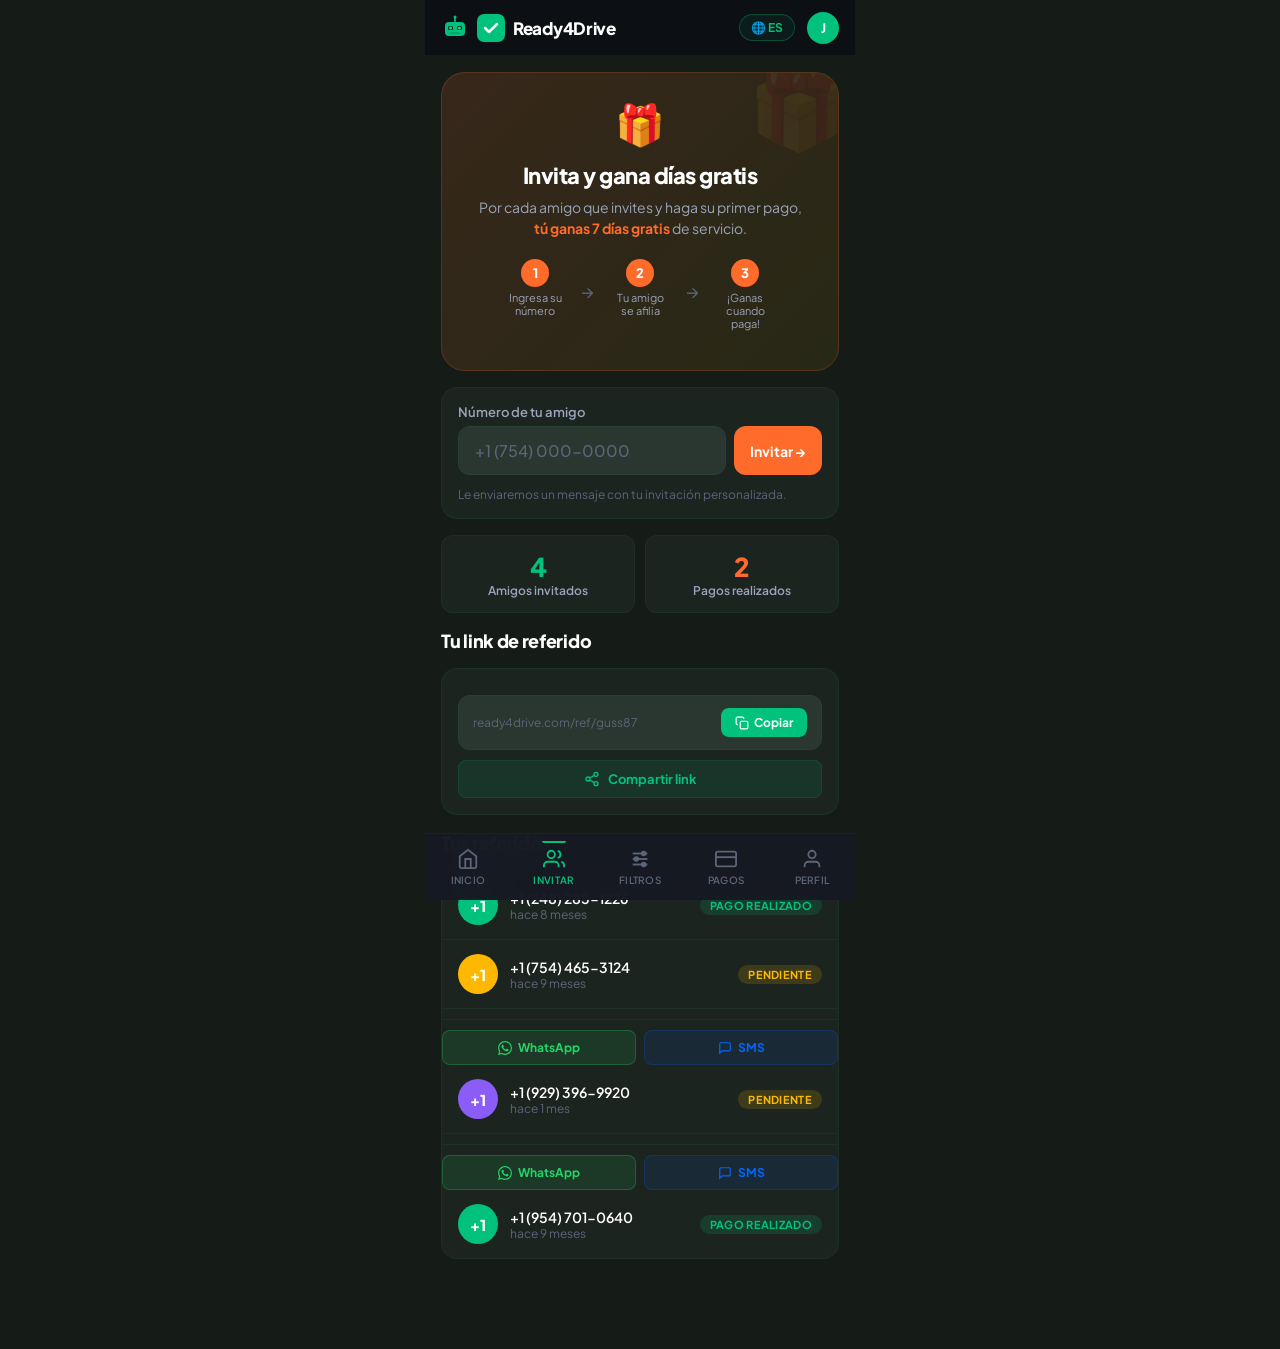
<file: invitations.html>
<!DOCTYPE html>
<html lang="es">
<head>
  <meta charset="UTF-8">
  <meta name="viewport" content="width=device-width, initial-scale=1.0, maximum-scale=1.0">
  <title>Ready4Drive — Invitaciones</title>
  <link rel="stylesheet" href="style.css">
  <style>
    .invite-hero {
      background: linear-gradient(135deg, rgba(255,107,43,0.15) 0%, rgba(255,184,0,0.08) 100%);
      border: 1px solid rgba(255,107,43,0.2);
      border-radius: var(--radius-xl);
      padding: var(--space-lg) var(--space-md);
      text-align: center;
      margin-bottom: var(--space-md);
      position: relative; overflow: hidden;
    }
    .invite-hero::before {
      content: '🎁';
      position: absolute; top: -20px; right: -10px;
      font-size: 80px; opacity: 0.08;
    }
    .invite-big-icon { font-size: 40px; margin-bottom: 12px; }
    .invite-hero-title { font-size: 22px; font-weight: 800; letter-spacing: -0.5px; margin-bottom: 8px; }
    .invite-hero-sub { font-size: 14px; color: var(--text-secondary); line-height: 1.5; margin-bottom: 20px; }
    .invite-steps { display: flex; justify-content: center; gap: 16px; margin-bottom: 16px; }
    .invite-step { display: flex; flex-direction: column; align-items: center; gap: 4px; }
    .invite-step-num {
      width: 28px; height: 28px; border-radius: 50%;
      background: var(--brand-accent); color: white;
      font-size: 13px; font-weight: 800;
      display: flex; align-items: center; justify-content: center;
    }
    .invite-step-label { font-size: 11px; color: var(--text-secondary); text-align: center; max-width: 60px; }

    /* INPUT ROW */
    .invite-input-row { display: flex; gap: 8px; }
    .invite-input-row .input-field { flex: 1; }
    .invite-send {
      background: var(--brand-accent);
      color: white; font-weight: 700; font-size: 14px;
      padding: 13px 16px; border-radius: var(--radius-md);
      white-space: nowrap;
    }

    /* STATS ROW */
    .invite-stats { display: grid; grid-template-columns: 1fr 1fr; gap: 10px; margin-bottom: var(--space-md); }
    .invite-stat {
      background: var(--bg-card); border: 1px solid var(--border);
      border-radius: var(--radius-md); padding: 14px;
      text-align: center;
    }
    .invite-stat-val { font-size: 26px; font-weight: 800; }
    .invite-stat-label { font-size: 12px; color: var(--text-secondary); font-weight: 600; }

    /* REFERRAL LIST */
    .referral-item {
      display: flex; align-items: center; gap: 12px;
      padding: 14px var(--space-md);
      border-bottom: 1px solid var(--border);
    }
    .referral-item:last-child { border-bottom: none; }
    .ref-avatar {
      width: 40px; height: 40px; border-radius: 50%;
      display: flex; align-items: center; justify-content: center;
      font-size: 15px; font-weight: 800; flex-shrink: 0;
    }
    .ref-info { flex: 1; }
    .ref-phone { font-size: 14px; font-weight: 600; }
    .ref-time { font-size: 12px; color: var(--text-muted); }

    /* REMINDER BUTTON */
    .ref-item { position: relative; }
    .ref-reminder {
      display: flex; gap: 8px; margin-top: 10px;
      padding-top: 10px;
      border-top: 1px solid var(--border);
    }
    .btn-remind {
      flex: 1; display: flex; align-items: center; justify-content: center; gap: 6px;
      padding: 9px 10px;
      border-radius: var(--radius-sm);
      font-size: 12px; font-weight: 700;
      cursor: pointer; font-family: inherit;
      transition: var(--transition); border: none;
    }
    .btn-remind-wa {
      background: rgba(37,211,102,0.12);
      color: #25D366;
      border: 1px solid rgba(37,211,102,0.25);
    }
    .btn-remind-wa:active { background: rgba(37,211,102,0.22); }
    .btn-remind-sms {
      background: rgba(0,102,255,0.10);
      color: var(--brand-blue);
      border: 1px solid rgba(0,102,255,0.2);
    }
    .btn-remind-sms:active { background: rgba(0,102,255,0.20); }
    /* Toast de confirmación */
    .remind-toast {
      position: fixed; bottom: 90px; left: 50%; transform: translateX(-50%);
      background: var(--bg-card); border: 1px solid rgba(0,194,124,0.3);
      color: var(--brand-primary); font-size: 13px; font-weight: 700;
      padding: 10px 20px; border-radius: var(--radius-full);
      white-space: nowrap; z-index: 300;
      opacity: 0; transition: opacity 0.3s;
      pointer-events: none;
    }
    .remind-toast.show { opacity: 1; }
    /* Badge sent */
    .badge-sent {
      background: rgba(0,194,124,0.12);
      color: var(--brand-primary);
      font-size: 10px; font-weight: 800;
      padding: 2px 8px; border-radius: var(--radius-full);
      text-transform: uppercase;
    }


    /* COPY LINK */
    .copy-link-row {
      display: flex; align-items: center; gap: 10px;
      background: var(--bg-surface);
      border: 1.5px solid var(--border);
      border-radius: var(--radius-md);
      padding: 12px 14px;
      margin-top: 10px;
    }
    .copy-link-url {
      flex: 1; font-size: 12px; color: var(--text-muted);
      overflow: hidden; text-overflow: ellipsis; white-space: nowrap;
    }
    .copy-link-btn {
      background: var(--brand-primary); color: #fff;
      font-size: 12px; font-weight: 700;
      padding: 7px 14px; border-radius: var(--radius-sm);
      border: none; cursor: pointer; font-family: inherit;
      flex-shrink: 0; display: flex; align-items: center; gap: 5px;
      transition: var(--transition);
    }
    .copy-link-btn.copied {
      background: #00A868;
    }
    .copy-toast {
      position: fixed; bottom: 90px; left: 50%; transform: translateX(-50%);
      background: var(--bg-card); border: 1px solid rgba(0,194,124,0.3);
      color: var(--brand-primary); font-size: 13px; font-weight: 700;
      padding: 10px 20px; border-radius: var(--radius-full);
      white-space: nowrap; z-index: 300; opacity: 0; transition: opacity 0.3s;
      pointer-events: none;
    }
    .copy-toast.show { opacity: 1; }

  </style>
</head>
<body>
  <div class="app-shell">

    <header class="topbar">
      <div class="topbar-logo">
      <svg class="robot-logo" width="28" height="28" viewBox="0 0 28 28" fill="none" xmlns="http://www.w3.org/2000/svg">
        <!-- cabeza -->
        <rect x="4" y="8" width="20" height="14" rx="4" fill="#00C27C"/>
        <!-- antena -->
        <rect x="13" y="3" width="2" height="5" rx="1" fill="#00A868"/>
        <circle cx="14" cy="3" r="1.5" fill="#00C27C"/>
        <!-- ojos -->
        <rect x="7" y="12" width="5" height="4" rx="1.5" fill="#151C18"/>
        <rect x="16" y="12" width="5" height="4" rx="1.5" fill="#151C18"/>
        <circle cx="9.5" cy="14" r="1.5" fill="#00E89A"/>
        <circle cx="18.5" cy="14" r="1.5" fill="#00E89A"/>
        <!-- boca -->
        <rect x="9" y="18" width="10" height="2" rx="1" fill="#00A868"/>
      </svg><svg width="26" height="26" viewBox="0 0 28 28" fill="none">
          <rect width="28" height="28" rx="7" fill="#00C27C"/>
          <path d="M8 14L12 18L20 10" stroke="white" stroke-width="2.5" stroke-linecap="round" stroke-linejoin="round"/>
        </svg>
        Ready4Drive
      </div>
      <div class="topbar-actions">
        <button class="topbar-lang" title="Cambiar idioma: ES → EN → PT">🌐 ES</button>
        <div class="topbar-avatar">J</div>
      </div>
    </header>

    <div class="page-content">

      <!-- HERO -->
      <div class="invite-hero">
        <div class="invite-big-icon">🎁</div>
        <h1 class="invite-hero-title">Invita y gana días gratis</h1>
        <p class="invite-hero-sub">
          Por cada amigo que invites y haga su primer pago,<br>
          <strong style="color: var(--brand-accent);">tú ganas 7 días gratis</strong> de servicio.
        </p>
        <div class="invite-steps">
          <div class="invite-step">
            <div class="invite-step-num">1</div>
            <div class="invite-step-label">Ingresa su número</div>
          </div>
          <div style="color: var(--text-muted); font-size:18px; align-self:center; margin-top:-8px;">→</div>
          <div class="invite-step">
            <div class="invite-step-num">2</div>
            <div class="invite-step-label">Tu amigo se afilia</div>
          </div>
          <div style="color: var(--text-muted); font-size:18px; align-self:center; margin-top:-8px;">→</div>
          <div class="invite-step">
            <div class="invite-step-num">3</div>
            <div class="invite-step-label">¡Ganas cuando paga!</div>
          </div>
        </div>
      </div>

      <!-- INPUT -->
      <div class="card card-padded mb-md">
        <div class="input-group" style="margin-bottom:12px;">
          <label class="input-label">Número de tu amigo</label>
          <div class="invite-input-row">
            <input type="tel" class="input-field" placeholder="+1 (754) 000-0000" inputmode="numeric">
            <button class="invite-send">Invitar →</button>
          </div>
        </div>
        <p style="font-size:12px; color: var(--text-muted);">Le enviaremos un mensaje con tu invitación personalizada.</p>
      </div>

      <!-- STATS -->
      <div class="invite-stats">
        <div class="invite-stat">
          <div class="invite-stat-val" style="color: var(--brand-primary);">4</div>
          <div class="invite-stat-label">Amigos invitados</div>
        </div>
        <div class="invite-stat">
          <div class="invite-stat-val" style="color: var(--brand-accent);">2</div>
          <div class="invite-stat-label">Pagos realizados</div>
        </div>
      </div>

      <!-- COPY LINK -->
      <div class="section-header" style="margin-top: 4px;">
        <span class="section-title">Tu link de referido</span>
      </div>
      <div class="card card-padded mb-md">
        <div class="copy-link-row">
          <span class="copy-link-url">ready4drive.com/ref/guss87</span>
          <button class="copy-link-btn" id="copyBtn" onclick="copyLink()">
            <svg width="14" height="14" viewBox="0 0 24 24" fill="none" stroke="currentColor" stroke-width="2"><rect x="9" y="9" width="13" height="13" rx="2"/><path d="M5 15H4a2 2 0 0 1-2-2V4a2 2 0 0 1 2-2h9a2 2 0 0 1 2 2v1"/></svg>
            Copiar
          </button>
        </div>
        <button onclick="shareLink()" style="
          width:100%; margin-top:10px; padding:10px;
          background: rgba(0,194,124,0.10); border: 1px solid var(--border-light);
          color: var(--brand-primary); border-radius: var(--radius-sm);
          font-size:13px; font-weight:700; font-family:inherit; cursor:pointer;
          display:flex; align-items:center; justify-content:center; gap:8px;
        ">
          <svg width="16" height="16" viewBox="0 0 24 24" fill="none" stroke="currentColor" stroke-width="2"><circle cx="18" cy="5" r="3"/><circle cx="6" cy="12" r="3"/><circle cx="18" cy="19" r="3"/><line x1="8.59" y1="13.51" x2="15.42" y2="17.49"/><line x1="15.41" y1="6.51" x2="8.59" y2="10.49"/></svg>
          Compartir link
        </button>
      </div>

      <!-- LIST -->
      <div class="section-header">
        <span class="section-title">Tus referidos</span>
      </div>

      <div class="card">
        <div class="referral-item">
          <div class="ref-avatar" style="background: var(--brand-primary);">+1</div>
          <div class="ref-info">
            <div class="ref-phone">+1 (248) 285-1226</div>
            <div class="ref-time">hace 8 meses</div>
          </div>
          <span class="badge badge-success">Pago realizado</span>
        </div>
        <div class="referral-item">
          <div class="ref-avatar" style="background: var(--warning);">+1</div>
          <div class="ref-info">
            <div class="ref-phone">+1 (754) 465-3124</div>
            <div class="ref-time">hace 9 meses</div>
          </div>
          <span class="badge badge-warning">Pendiente</span>
        </div>
        <div class="ref-reminder">
          <button class="btn-remind btn-remind-wa" onclick="remindWhatsApp('+17544653124')">
            <svg width="14" height="14" viewBox="0 0 24 24" fill="currentColor"><path d="M17.472 14.382c-.297-.149-1.758-.867-2.03-.967-.273-.099-.471-.148-.67.15-.197.297-.767.966-.94 1.164-.173.199-.347.223-.644.075-.297-.15-1.255-.463-2.39-1.475-.883-.788-1.48-1.761-1.653-2.059-.173-.297-.018-.458.13-.606.134-.133.298-.347.446-.52.149-.174.198-.298.298-.497.099-.198.05-.371-.025-.52-.075-.149-.669-1.612-.916-2.207-.242-.579-.487-.5-.669-.51-.173-.008-.371-.01-.57-.01-.198 0-.52.074-.792.372-.272.297-1.04 1.016-1.04 2.479 0 1.462 1.065 2.875 1.213 3.074.149.198 2.096 3.2 5.077 4.487.709.306 1.262.489 1.694.625.712.227 1.36.195 1.871.118.571-.085 1.758-.719 2.006-1.413.248-.694.248-1.289.173-1.413-.074-.124-.272-.198-.57-.347m-5.421 7.403h-.004a9.87 9.87 0 01-5.031-1.378l-.361-.214-3.741.982.998-3.648-.235-.374a9.86 9.86 0 01-1.51-5.26c.001-5.45 4.436-9.884 9.888-9.884 2.64 0 5.122 1.03 6.988 2.898a9.825 9.825 0 012.893 6.994c-.003 5.45-4.437 9.884-9.885 9.884m8.413-18.297A11.815 11.815 0 0012.05 0C5.495 0 .16 5.335.157 11.892c0 2.096.547 4.142 1.588 5.945L.057 24l6.305-1.654a11.882 11.882 0 005.683 1.448h.005c6.554 0 11.89-5.335 11.893-11.893a11.821 11.821 0 00-3.48-8.413z"/></svg>
            WhatsApp
          </button>
          <button class="btn-remind btn-remind-sms" onclick="remindSMS('+17544653124')">
            <svg width="14" height="14" viewBox="0 0 24 24" fill="none" stroke="currentColor" stroke-width="2"><path d="M21 15a2 2 0 0 1-2 2H7l-4 4V5a2 2 0 0 1 2-2h14a2 2 0 0 1 2 2z"/></svg>
            SMS
          </button>
        </div>
        <div class="referral-item">
          <div class="ref-avatar" style="background: #8B5CF6;">+1</div>
          <div class="ref-info">
            <div class="ref-phone">+1 (929) 396-9920</div>
            <div class="ref-time">hace 1 mes</div>
          </div>
          <span class="badge badge-warning">Pendiente</span>
        </div>
        <div class="ref-reminder">
          <button class="btn-remind btn-remind-wa" onclick="remindWhatsApp('+19293969920')">
            <svg width="14" height="14" viewBox="0 0 24 24" fill="currentColor"><path d="M17.472 14.382c-.297-.149-1.758-.867-2.03-.967-.273-.099-.471-.148-.67.15-.197.297-.767.966-.94 1.164-.173.199-.347.223-.644.075-.297-.15-1.255-.463-2.39-1.475-.883-.788-1.48-1.761-1.653-2.059-.173-.297-.018-.458.13-.606.134-.133.298-.347.446-.52.149-.174.198-.298.298-.497.099-.198.05-.371-.025-.52-.075-.149-.669-1.612-.916-2.207-.242-.579-.487-.5-.669-.51-.173-.008-.371-.01-.57-.01-.198 0-.52.074-.792.372-.272.297-1.04 1.016-1.04 2.479 0 1.462 1.065 2.875 1.213 3.074.149.198 2.096 3.2 5.077 4.487.709.306 1.262.489 1.694.625.712.227 1.36.195 1.871.118.571-.085 1.758-.719 2.006-1.413.248-.694.248-1.289.173-1.413-.074-.124-.272-.198-.57-.347m-5.421 7.403h-.004a9.87 9.87 0 01-5.031-1.378l-.361-.214-3.741.982.998-3.648-.235-.374a9.86 9.86 0 01-1.51-5.26c.001-5.45 4.436-9.884 9.888-9.884 2.64 0 5.122 1.03 6.988 2.898a9.825 9.825 0 012.893 6.994c-.003 5.45-4.437 9.884-9.885 9.884m8.413-18.297A11.815 11.815 0 0012.05 0C5.495 0 .16 5.335.157 11.892c0 2.096.547 4.142 1.588 5.945L.057 24l6.305-1.654a11.882 11.882 0 005.683 1.448h.005c6.554 0 11.89-5.335 11.893-11.893a11.821 11.821 0 00-3.48-8.413z"/></svg>
            WhatsApp
          </button>
          <button class="btn-remind btn-remind-sms" onclick="remindSMS('+19293969920')">
            <svg width="14" height="14" viewBox="0 0 24 24" fill="none" stroke="currentColor" stroke-width="2"><path d="M21 15a2 2 0 0 1-2 2H7l-4 4V5a2 2 0 0 1 2-2h14a2 2 0 0 1 2 2z"/></svg>
            SMS
          </button>
        </div>
        <div class="referral-item">
          <div class="ref-avatar" style="background: var(--brand-primary);">+1</div>
          <div class="ref-info">
            <div class="ref-phone">+1 (954) 701-0640</div>
            <div class="ref-time">hace 9 meses</div>
          </div>
          <span class="badge badge-success">Pago realizado</span>
        </div>
      </div>

    </div>

    <nav class="bottom-nav">
      <a href="dashboard.html" class="bottom-nav-item">
        <svg viewBox="0 0 24 24" fill="none" stroke="currentColor" stroke-width="2"><path d="M3 9l9-7 9 7v11a2 2 0 0 1-2 2H5a2 2 0 0 1-2-2z"/><polyline points="9 22 9 12 15 12 15 22"/></svg>
        Inicio
      </a>
      <a href="invitations.html" class="bottom-nav-item active">
        <svg viewBox="0 0 24 24" fill="none" stroke="currentColor" stroke-width="2"><path d="M17 21v-2a4 4 0 0 0-4-4H5a4 4 0 0 0-4 4v2"/><circle cx="9" cy="7" r="4"/><path d="M23 21v-2a4 4 0 0 0-3-3.87"/><path d="M16 3.13a4 4 0 0 1 0 7.75"/></svg>
        Invitar
      </a>
      <a href="settings.html" class="bottom-nav-item">
        <svg viewBox="0 0 24 24" fill="none" stroke="currentColor" stroke-width="2"><line x1="4" y1="6" x2="20" y2="6"/><line x1="4" y1="12" x2="20" y2="12"/><line x1="4" y1="18" x2="20" y2="18"/><circle cx="16" cy="6" r="2" fill="currentColor"/><circle cx="8" cy="12" r="2" fill="currentColor"/><circle cx="16" cy="18" r="2" fill="currentColor"/></svg>
        Filtros
      </a>
      <a href="payments.html" class="bottom-nav-item">
        <svg viewBox="0 0 24 24" fill="none" stroke="currentColor" stroke-width="2"><rect x="1" y="4" width="22" height="16" rx="2" ry="2"/><line x1="1" y1="10" x2="23" y2="10"/></svg>
        Pagos
      </a>
      <a href="profile.html" class="bottom-nav-item">
        <svg viewBox="0 0 24 24" fill="none" stroke="currentColor" stroke-width="2"><path d="M20 21v-2a4 4 0 0 0-4-4H8a4 4 0 0 0-4 4v2"/><circle cx="12" cy="7" r="4"/></svg>
        Perfil
      </a>
    </nav>
  </div>

  <!-- Toast de confirmación -->
  <div id="remind-toast" style="
    position: fixed; bottom: 80px; left: 50%; transform: translateX(-50%) translateY(20px);
    background: #1C2420; border: 1px solid var(--border-light);
    color: var(--text-primary); padding: 10px 18px; border-radius: var(--radius-md);
    font-size: 13px; font-weight: 600; opacity: 0;
    transition: all 0.3s ease; z-index: 9999; white-space: nowrap;
    box-shadow: 0 4px 20px rgba(0,0,0,0.4);
  "></div>

  <script>
    const REFERRAL_LINK = 'https://ready4drive.com/ref/guss87';

    function showToast(msg) {
      const t = document.getElementById('remind-toast');
      t.textContent = msg;
      t.style.opacity = '1';
      t.style.transform = 'translateX(-50%) translateY(0)';
      setTimeout(() => {
        t.style.opacity = '0';
        t.style.transform = 'translateX(-50%) translateY(20px)';
      }, 2800);
    }

    function remindWhatsApp(phone) {
      const msg = encodeURIComponent(
        `Hola! Te recuerdo que te invité a Ready4Drive — el robot que captura bloques de Amazon Flex automáticamente 🤖⚡\n\nÚsalo para ganar más sin estar pegado al teléfono. Regístrate aquí: ${REFERRAL_LINK}`
      );
      // Elimina el + para el link de WhatsApp (wa.me necesita código de país sin +)
      const num = phone.replace('+', '');
      window.open(`https://wa.me/${num}?text=${msg}`, '_blank');
      showToast('✅ Abriendo WhatsApp...');
    }

    function remindSMS(phone) {
      const msg = encodeURIComponent(
        `Hola! Te recuerdo tu invitación a Ready4Drive — captura bloques Amazon Flex automático. Regístrate: ${REFERRAL_LINK}`
      );
      window.open(`sms:${phone}?body=${msg}`, '_blank');
      showToast('✅ Abriendo SMS...');
    }

    function copyLink() {
      navigator.clipboard.writeText(REFERRAL_LINK).then(() => {
        showToast('✅ Link copiado al portapapeles');
        const btn = document.getElementById('copyBtn');
        if (btn) {
          btn.classList.add('copied');
          btn.innerHTML = '<svg width="14" height="14" viewBox="0 0 24 24" fill="none" stroke="currentColor" stroke-width="2"><polyline points="20 6 9 17 4 12"/></svg> ¡Copiado!';
          setTimeout(() => {
            btn.classList.remove('copied');
            btn.innerHTML = '<svg width="14" height="14" viewBox="0 0 24 24" fill="none" stroke="currentColor" stroke-width="2"><rect x="9" y="9" width="13" height="13" rx="2"/><path d="M5 15H4a2 2 0 0 1-2-2V4a2 2 0 0 1 2-2h9a2 2 0 0 1 2 2v1"/></svg> Copiar';
          }, 2500);
        }
      }).catch(() => {
        showToast('✅ ' + REFERRAL_LINK);
      });
    }

    function shareLink() {
      if (navigator.share) {
        navigator.share({
          title: 'Ready4Drive',
          text: 'Captura bloques de Amazon Flex automáticamente 🤖',
          url: REFERRAL_LINK
        });
      } else {
        const msg = encodeURIComponent(`Mira Ready4Drive — robot para Amazon Flex: ${REFERRAL_LINK}`);
        window.open(`https://wa.me/?text=${msg}`, '_blank');
      }
    }
  </script>
<script>
  // ===== SELECTOR DE IDIOMA ES/EN/PT =====
  (function() {
    var TRANS = {
      en: {
        // NAV
        'Inicio': 'Home', 'Invitar': 'Invite', 'Filtros': 'Filters',
        'Pagos': 'Payments', 'Perfil': 'Profile', 'Soporte': 'Support',
        // SYSTEM
        'Bot apagado': 'Bot off',
        'Sistema detenido. Activa para capturar bloques automáticamente.': 'System stopped. Activate to capture blocks automatically.',
        'Escaneando bloques disponibles...': 'Scanning available blocks...',
        'Activo · buscando en Amazon Flex': 'Active · searching Amazon Flex',
        // MODES
        'MODO DE BÚSQUEDA': 'SEARCH MODE',
        'Cauteloso': 'Cautious', 'Solo bloques de bajo riesgo': 'Low-risk blocks only',
        'Balance riesgo/ganancia': 'Risk/reward balance',
        'Máximo': 'Maximum', 'Todos los bloques disponibles': 'All available blocks',
        // DASHBOARD
        'RESUMEN DE SEMANA': 'WEEKLY SUMMARY', 'Esta semana': 'This week',
        'Bloques': 'Blocks', 'Horas': 'Hours',
        'ÚLTIMOS BLOQUES CAPTURADOS': 'LAST CAPTURED BLOCKS',
        'DESCARTADOS': 'DISCARDED', 'PERDIDOS': 'MISSED',
        'Capturados': 'Captured', 'Otros registros': 'Other records',
        'Ver más': 'See more', 'Plan activo:': 'Active plan:',
        'Renovar plan': 'Renew plan', 'días restantes': 'days remaining',
        'Soporte WhatsApp': 'WhatsApp Support',
        'días activo': 'days active',
        'precio bajo': 'low price', 'fuera de horario': 'out of schedule',
        'demasiado rápido': 'too fast',
        // SETTINGS
        'Configuración': 'Settings', 'Horario de búsqueda': 'Search schedule',
        'Almacenes activos': 'Active warehouses', 'Agregar almacén': 'Add warehouse',
        'Guardar cambios': 'Save changes', 'Activado': 'Enabled', 'Desactivado': 'Disabled',
        'Buscar almacén...': 'Search warehouse...',
        'Selecciona el almacén donde deseas trabajar': 'Select the warehouse where you want to work',
        // PAYMENTS
        'Calculadora ROI': 'ROI Calculator', 'Más popular': 'Most popular',
        'Mejor valor': 'Best value', 'Activar plan': 'Activate plan',
        'Bloques por día': 'Blocks per day', 'Valor por bloque': 'Value per block',
        'Días activo': 'Active days', 'Ganancia estimada': 'Estimated earnings',
        // PROFILE
        'Mi perfil': 'My profile', 'Mis ganancias con Ready4Drive': 'My Ready4Drive earnings',
        'Total ganado histórico': 'Total historical earnings',
        'Activo desde': 'Active since', 'Racha máx.': 'Max streak',
        'Editar perfil': 'Edit profile', 'Cambiar contraseña': 'Change password',
        'Notificaciones': 'Notifications', 'Idioma': 'Language',
        'Cerrar sesión': 'Log out', 'Configuración de cuenta': 'Account settings',
        // INVITATIONS
        'Invitar amigos': 'Invite friends', 'Referidos': 'Referrals',
        'Copiar link': 'Copy link', 'Compartir por WhatsApp': 'Share on WhatsApp',
        'Pendiente': 'Pending', 'Activo': 'Active',
        'Recordar por WhatsApp': 'Remind via WhatsApp', 'Recordar por SMS': 'Remind via SMS',
        'Tus referidos': 'Your referrals', 'Cómo funciona': 'How it works',
      },
      pt: {
        // NAV
        'Inicio': 'Início', 'Invitar': 'Convidar', 'Filtros': 'Filtros',
        'Pagos': 'Pagamentos', 'Perfil': 'Perfil', 'Soporte': 'Suporte',
        // SYSTEM
        'Bot apagado': 'Bot desligado',
        'Sistema detenido. Activa para capturar bloques automáticamente.': 'Sistema parado. Ative para capturar blocos automaticamente.',
        'Escaneando bloques disponibles...': 'Escaneando blocos disponíveis...',
        'Activo · buscando en Amazon Flex': 'Ativo · buscando no Amazon Flex',
        // MODES
        'MODO DE BÚSQUEDA': 'MODO DE BUSCA',
        'Cauteloso': 'Cauteloso', 'Solo bloques de bajo riesgo': 'Apenas blocos de baixo risco',
        'Balance riesgo/ganancia': 'Equilíbrio risco/ganho',
        'Máximo': 'Máximo', 'Todos los bloques disponibles': 'Todos os blocos disponíveis',
        // DASHBOARD
        'RESUMEN DE SEMANA': 'RESUMO DA SEMANA', 'Esta semana': 'Esta semana',
        'Bloques': 'Blocos', 'Horas': 'Horas',
        'ÚLTIMOS BLOQUES CAPTURADOS': 'ÚLTIMOS BLOCOS CAPTURADOS',
        'DESCARTADOS': 'DESCARTADOS', 'PERDIDOS': 'PERDIDOS',
        'Capturados': 'Capturados', 'Otros registros': 'Outros registros',
        'Ver más': 'Ver mais', 'Plan activo:': 'Plano ativo:',
        'Renovar plan': 'Renovar plano', 'días restantes': 'dias restantes',
        'Soporte WhatsApp': 'Suporte WhatsApp',
        'días activo': 'dias ativo',
        'precio bajo': 'preço baixo', 'fuera de horario': 'fora do horário',
        'demasiado rápido': 'rápido demais',
        // SETTINGS
        'Configuración': 'Configuração', 'Horario de búsqueda': 'Horário de busca',
        'Almacenes activos': 'Armazéns ativos', 'Agregar almacén': 'Adicionar armazém',
        'Guardar cambios': 'Salvar alterações', 'Activado': 'Ativado', 'Desactivado': 'Desativado',
        'Buscar almacén...': 'Buscar armazém...',
        'Selecciona el almacén donde deseas trabajar': 'Selecione o armazém onde deseja trabalhar',
        // PAYMENTS
        'Calculadora ROI': 'Calculadora ROI', 'Más popular': 'Mais popular',
        'Mejor valor': 'Melhor valor', 'Activar plan': 'Ativar plano',
        'Bloques por día': 'Blocos por dia', 'Valor por bloque': 'Valor por bloco',
        'Días activo': 'Dias ativo', 'Ganancia estimada': 'Ganho estimado',
        // PROFILE
        'Mi perfil': 'Meu perfil', 'Mis ganancias con Ready4Drive': 'Meus ganhos com Ready4Drive',
        'Total ganado histórico': 'Total histórico ganho',
        'Activo desde': 'Ativo desde', 'Racha máx.': 'Sequência máx.',
        'Editar perfil': 'Editar perfil', 'Cambiar contraseña': 'Alterar senha',
        'Notificaciones': 'Notificações', 'Idioma': 'Idioma',
        'Cerrar sesión': 'Sair', 'Configuración de cuenta': 'Configurações da conta',
        // INVITATIONS
        'Invitar amigos': 'Convidar amigos', 'Referidos': 'Indicações',
        'Copiar link': 'Copiar link', 'Compartir por WhatsApp': 'Compartilhar no WhatsApp',
        'Pendiente': 'Pendente', 'Activo': 'Ativo',
        'Recordar por WhatsApp': 'Lembrar pelo WhatsApp', 'Recordar por SMS': 'Lembrar por SMS',
        'Tus referidos': 'Suas indicações', 'Cómo funciona': 'Como funciona',
      }
    };

    var LABELS = { es: '🌐 ES', en: '🌐 EN', pt: '🌐 PT' };
    var CYCLE  = { es: 'en', en: 'pt', pt: 'es' };
    var currentLang = 'es';
    var origTextNodes = [];
    var origPlaceholders = [];
    var domStored = false;

    function storeDOM() {
      if (domStored) return;
      domStored = true;
      // Store all text nodes
      var walker = document.createTreeWalker(document.body, NodeFilter.SHOW_TEXT, {
        acceptNode: function(node) {
          var p = node.parentElement;
          if (!p) return NodeFilter.FILTER_REJECT;
          if (p.closest('script,style,svg')) return NodeFilter.FILTER_REJECT;
          if (!node.textContent.trim()) return NodeFilter.FILTER_SKIP;
          return NodeFilter.FILTER_ACCEPT;
        }
      });
      while (walker.nextNode()) {
        origTextNodes.push({ node: walker.currentNode, text: walker.currentNode.textContent });
      }
      // Store placeholders
      document.querySelectorAll('[placeholder]').forEach(function(el) {
        origPlaceholders.push({ el: el, ph: el.getAttribute('placeholder') });
      });
    }

    function applyLang(lang) {
      storeDOM();
      currentLang = lang;
      // Update button labels
      document.querySelectorAll('.topbar-lang').forEach(function(btn) {
        btn.textContent = LABELS[lang];
        btn.setAttribute('data-lang', lang);
      });

      var dict = TRANS[lang] || null;

      // Restore originals first, then apply new dict
      origTextNodes.forEach(function(entry) {
        var orig = entry.text;
        if (!dict) {
          entry.node.textContent = orig;
          return;
        }
        var result = orig;
        // Full match
        if (dict[orig.trim()]) {
          result = orig.replace(orig.trim(), dict[orig.trim()]);
        } else {
          // Partial
          Object.keys(dict).forEach(function(key) {
            if (result.indexOf(key) !== -1) {
              result = result.split(key).join(dict[key]);
            }
          });
        }
        entry.node.textContent = result;
      });

      origPlaceholders.forEach(function(entry) {
        if (dict && dict[entry.ph]) {
          entry.el.setAttribute('placeholder', dict[entry.ph]);
        } else {
          entry.el.setAttribute('placeholder', entry.ph);
        }
      });
    }

    function init() {
      document.querySelectorAll('.topbar-lang').forEach(function(btn) {
        btn.addEventListener('click', function() {
          applyLang(CYCLE[currentLang]);
        });
      });
    }

    if (document.readyState === 'loading') {
      document.addEventListener('DOMContentLoaded', init);
    } else {
      init();
    }
  })();
  // ===== FIN SELECTOR DE IDIOMA ES/EN/PT =====
</script>

</body>
</html>
</file>
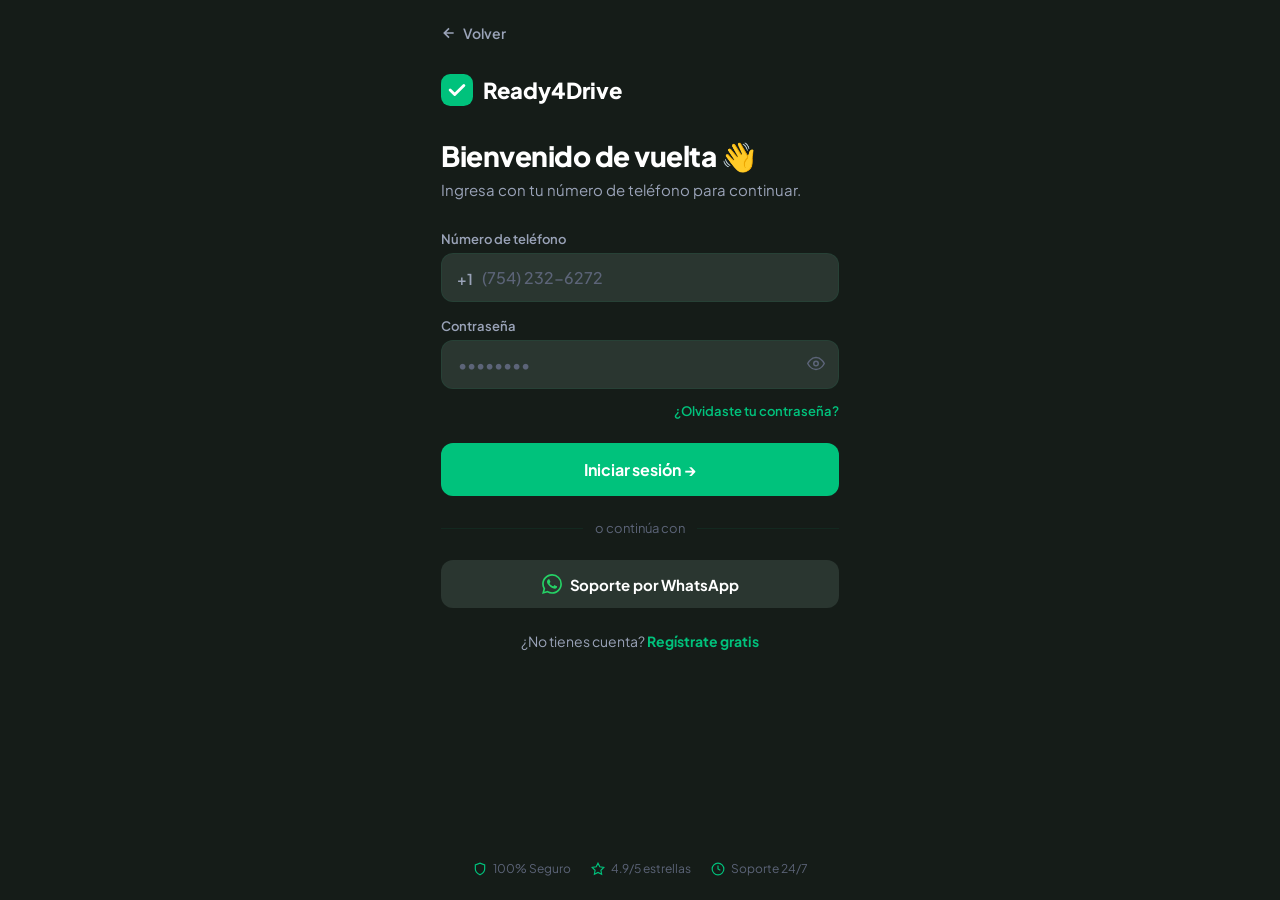
<file: login.html>
<!DOCTYPE html>
<html lang="es">
<head>
  <meta charset="UTF-8">
  <meta name="viewport" content="width=device-width, initial-scale=1.0, maximum-scale=1.0">
  <title>Ready4Drive — Iniciar sesión</title>
  <link rel="stylesheet" href="style.css">
  <style>
    body { min-height: 100vh; display: flex; flex-direction: column; }
    .login-wrap {
      flex: 1; display: flex; flex-direction: column;
      padding: var(--space-lg) var(--space-md);
      max-width: 430px; margin: 0 auto; width: 100%;
    }
    .login-back {
      display: inline-flex; align-items: center; gap: 6px;
      color: var(--text-secondary); font-size: 14px; font-weight: 600;
      margin-bottom: var(--space-xl);
    }
    .login-logo {
      display: flex; align-items: center; gap: 10px;
      font-size: 22px; font-weight: 800;
      margin-bottom: 32px;
    }
    .login-title { font-size: 28px; font-weight: 800; letter-spacing: -0.5px; margin-bottom: 6px; }
    .login-sub { font-size: 15px; color: var(--text-secondary); margin-bottom: 32px; }
    .phone-prefix {
      position: absolute; left: 16px; top: 50%; transform: translateY(-50%);
      font-size: 15px; font-weight: 600; color: var(--text-secondary);
    }
    .phone-input { padding-left: 40px !important; }
    .forgot-link {
      font-size: 13px; font-weight: 600; color: var(--brand-primary);
      text-align: right; display: block; margin-top: 8px;
    }
    .login-divider {
      display: flex; align-items: center; gap: 12px;
      margin: 24px 0; color: var(--text-muted); font-size: 13px;
    }
    .login-divider::before, .login-divider::after {
      content: ''; flex: 1; height: 1px; background: var(--border);
    }
    .signup-prompt {
      text-align: center; font-size: 14px; color: var(--text-secondary);
      margin-top: 24px;
    }
    .signup-link { color: var(--brand-primary); font-weight: 700; }
    .trust-row {
      display: flex; justify-content: center; gap: 20px;
      margin-top: auto; padding-top: 32px;
    }
    .trust-item { display: flex; align-items: center; gap: 6px; font-size: 12px; color: var(--text-muted); }
    .input-wrapper { position: relative; }

    .error-msg {
      display: none; background: rgba(255,59,59,0.10);
      border: 1px solid rgba(255,59,59,0.25); border-radius: var(--radius-sm);
      padding: 10px 14px; font-size: 13px; font-weight: 700;
      color: var(--danger); margin-bottom: 4px;
      animation: shake 0.4s ease;
    }
    .error-msg.show { display: block; }
    @keyframes shake {
      0%,100% { transform: translateX(0); }
      20%      { transform: translateX(-8px); }
      40%      { transform: translateX(8px); }
      60%      { transform: translateX(-5px); }
      80%      { transform: translateX(5px); }
    }
    .input-field.error {
      border-color: var(--danger) !important;
    }
  </style>
</head>
<body>
  <div class="login-wrap">
    <a href="index.html" class="login-back">
      <svg width="16" height="16" viewBox="0 0 24 24" fill="none" stroke="currentColor" stroke-width="2.5"><path d="M19 12H5M12 5l-7 7 7 7"/></svg>
      Volver
    </a>

    <div class="login-logo">
      <svg width="32" height="32" viewBox="0 0 28 28" fill="none">
        <rect width="28" height="28" rx="8" fill="#00C27C"/>
        <path d="M8 14L12 18L20 10" stroke="white" stroke-width="2.5" stroke-linecap="round" stroke-linejoin="round"/>
      </svg>
      Ready4Drive
    </div>

    <h1 class="login-title">Bienvenido de vuelta 👋</h1>
    <p class="login-sub">Ingresa con tu número de teléfono para continuar.</p>

    <div style="display:flex; flex-direction:column; gap: 16px;">
      <div class="input-group">
        <label class="input-label">Número de teléfono</label>
        <div class="input-wrapper">
          <span class="phone-prefix">+1</span>
          <input type="tel" class="input-field phone-input" id="phoneInput" placeholder="(754) 232-6272" inputmode="numeric">
        </div>
      </div>

      <div class="input-group">
        <label class="input-label">Contraseña</label>
        <div class="input-wrapper">
          <input type="password" class="input-field" placeholder="••••••••" id="pwInput">
          <button onclick="togglePw()" style="position:absolute; right:14px; top:50%; transform:translateY(-50%); color: var(--text-muted);" tabindex="-1">
            <svg width="18" height="18" viewBox="0 0 24 24" fill="none" stroke="currentColor" stroke-width="2"><path d="M1 12s4-8 11-8 11 8 11 8-4 8-11 8-11-8-11-8z"/><circle cx="12" cy="12" r="3"/></svg>
          </button>
        </div>
        <a href="#" class="forgot-link">¿Olvidaste tu contraseña?</a>
      </div>

      <div id="loginError" class="error-msg">Número o contraseña incorrectos. Intenta de nuevo.</div>
      <button class="btn btn-primary" style="font-size:16px; padding:16px; margin-top:8px;" onclick="doLogin()">
        Iniciar sesión →
      </button>
    </div>

    <div class="login-divider">o continúa con</div>

    <a href="https://wa.me/19547010640" class="btn btn-ghost" style="gap:8px;">
      <svg width="20" height="20" viewBox="0 0 24 24" fill="#25D366"><path d="M17.472 14.382c-.297-.149-1.758-.867-2.03-.967-.273-.099-.471-.148-.67.15-.197.297-.767.966-.94 1.164-.173.199-.347.223-.644.075-.297-.15-1.255-.463-2.39-1.475-.883-.788-1.48-1.761-1.653-2.059-.173-.297-.018-.458.13-.606.134-.133.298-.347.446-.52.149-.174.198-.298.298-.497.099-.198.05-.371-.025-.52-.075-.149-.669-1.612-.916-2.207-.242-.579-.487-.5-.669-.51-.173-.008-.371-.01-.57-.01-.198 0-.52.074-.792.372-.272.297-1.04 1.016-1.04 2.479 0 1.462 1.065 2.875 1.213 3.074.149.198 2.096 3.2 5.077 4.487.709.306 1.262.489 1.694.625.712.227 1.36.195 1.871.118.571-.085 1.758-.719 2.006-1.413.248-.694.248-1.289.173-1.413-.074-.124-.272-.198-.57-.347m-5.421 7.403h-.004a9.87 9.87 0 01-5.031-1.378l-.361-.214-3.741.982.998-3.648-.235-.374a9.86 9.86 0 01-1.51-5.26c.001-5.45 4.436-9.884 9.888-9.884 2.64 0 5.122 1.03 6.988 2.898a9.825 9.825 0 012.893 6.994c-.003 5.45-4.437 9.884-9.885 9.884m8.413-18.297A11.815 11.815 0 0012.05 0C5.495 0 .16 5.335.157 11.892c0 2.096.547 4.142 1.588 5.945L.057 24l6.305-1.654a11.882 11.882 0 005.683 1.448h.005c6.554 0 11.89-5.335 11.893-11.893a11.821 11.821 0 00-3.48-8.413Z"/></svg>
      Soporte por WhatsApp
    </a>

    <p class="signup-prompt">
      ¿No tienes cuenta? <a href="#" class="signup-link">Regístrate gratis</a>
    </p>

    <div class="trust-row">
      <div class="trust-item">
        <svg width="14" height="14" viewBox="0 0 24 24" fill="none" stroke="#00C27C" stroke-width="2"><path d="M12 22s8-4 8-10V5l-8-3-8 3v7c0 6 8 10 8 10z"/></svg>
        100% Seguro
      </div>
      <div class="trust-item">
        <svg width="14" height="14" viewBox="0 0 24 24" fill="none" stroke="#00C27C" stroke-width="2"><path d="M12 2L15.09 8.26L22 9.27L17 14.14L18.18 21.02L12 17.77L5.82 21.02L7 14.14L2 9.27L8.91 8.26L12 2Z"/></svg>
        4.9/5 estrellas
      </div>
      <div class="trust-item">
        <svg width="14" height="14" viewBox="0 0 24 24" fill="none" stroke="#00C27C" stroke-width="2"><circle cx="12" cy="12" r="10"/><path d="M12 6v6l4 2"/></svg>
        Soporte 24/7
      </div>
    </div>
  </div>

  <script>
    function togglePw() {
      const pw = document.getElementById('pwInput');
      pw.type = pw.type === 'password' ? 'text' : 'password';
    }

    function doLogin() {
      const phone = document.getElementById('phoneInput').value.replace(/\D/g,'');
      const pw    = document.getElementById('pwInput').value;
      const err   = document.getElementById('loginError');
      const pInp  = document.getElementById('phoneInput');
      const pwInp = document.getElementById('pwInput');

      // Reset
      err.classList.remove('show');
      pInp.classList.remove('error');
      pwInp.classList.remove('error');

      if (!phone || phone.length < 7 || !pw || pw.length < 4) {
        err.textContent = 'Por favor ingresa tu número y contraseña.';
        err.classList.add('show');
        if (!phone || phone.length < 7) pInp.classList.add('error');
        if (!pw || pw.length < 4) pwInp.classList.add('error');
        return;
      }

      // Simular autenticación — en producción esto sería una llamada al backend
      // Credenciales demo: 7542326272 / Clave123.
      const validPhone = phone === '7542326272';
      const validPw    = pw === 'Clave123.';

      if (validPhone && validPw) {
        window.location.href = 'dashboard.html';
      } else {
        err.textContent = 'Número o contraseña incorrectos. Intenta de nuevo.';
        err.classList.add('show');
        pInp.classList.add('error');
        pwInp.classList.add('error');
        // Limpiar error después de 4s
        setTimeout(() => {
          err.classList.remove('show');
          pInp.classList.remove('error');
          pwInp.classList.remove('error');
        }, 4000);
      }
    }
  </script>
</body>
</html>
</file>
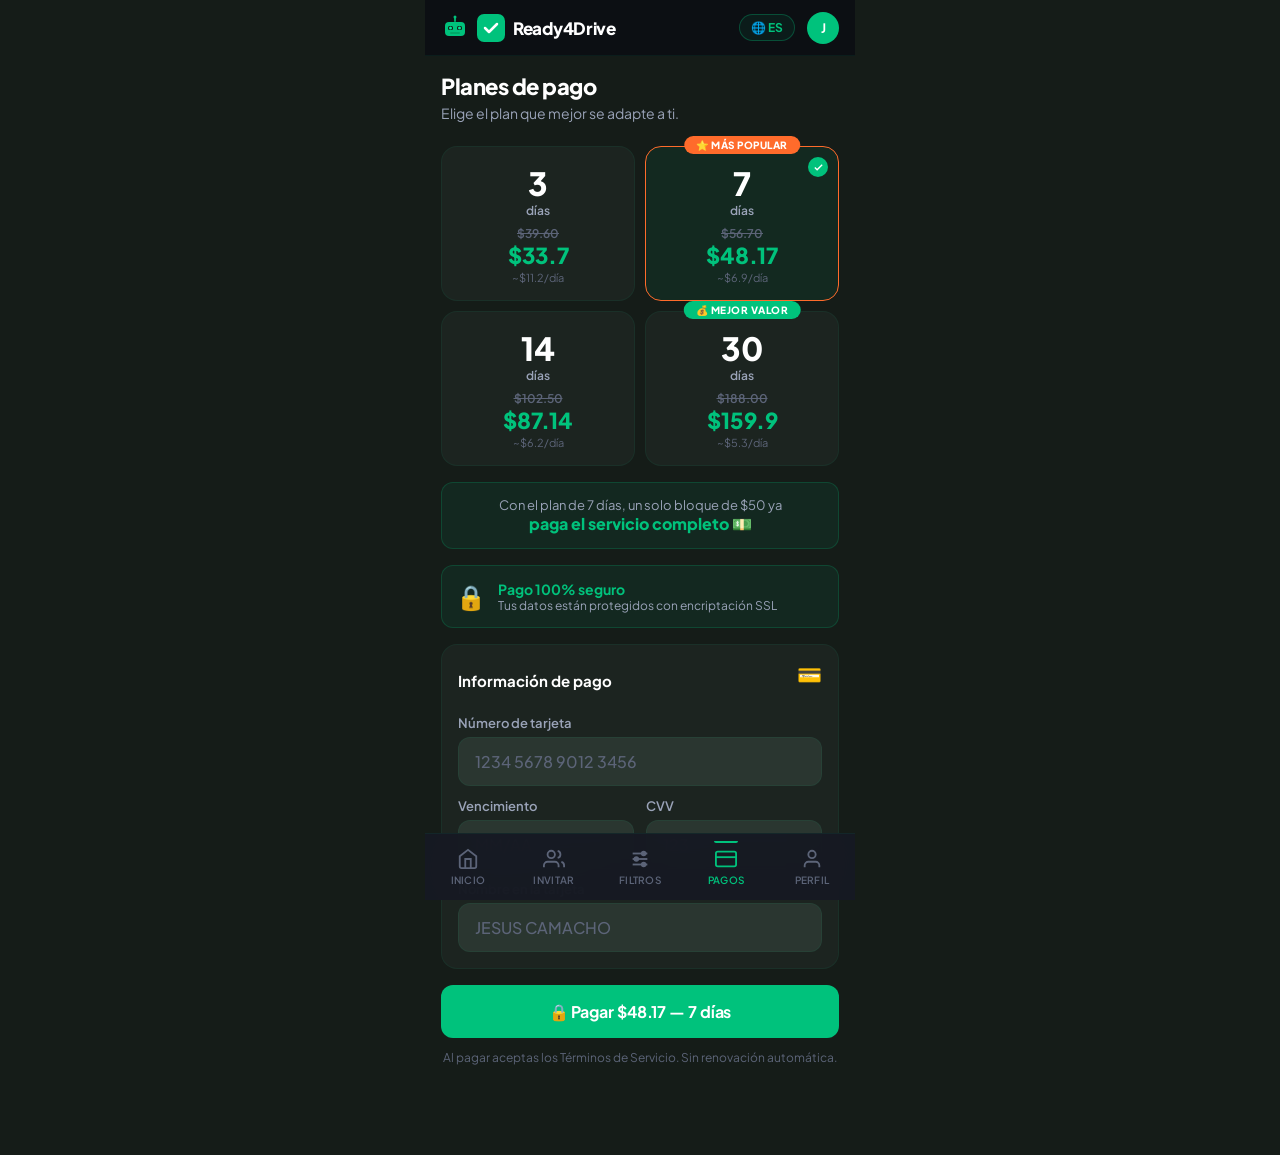
<file: payments.html>
<!DOCTYPE html>
<html lang="es">
<head>
  <meta charset="UTF-8">
  <meta name="viewport" content="width=device-width, initial-scale=1.0, maximum-scale=1.0">
  <title>Ready4Drive — Pagos</title>
  <link rel="stylesheet" href="style.css">
  <style>
    .page-title { font-size: 22px; font-weight: 800; letter-spacing: -0.5px; margin-bottom: 4px; }
    .page-sub { font-size: 14px; color: var(--text-secondary); margin-bottom: 24px; }

    .pricing-grid { display: grid; grid-template-columns: 1fr 1fr; gap: 10px; margin-bottom: var(--space-md); }

    .plan-card {
      background: var(--bg-card);
      border: 1.5px solid var(--border);
      border-radius: var(--radius-lg);
      padding: var(--space-md);
      cursor: pointer;
      transition: var(--transition);
      text-align: center;
      position: relative;
    }
    .plan-card:active { transform: scale(0.96); }
    .plan-card.selected {
      border-color: var(--brand-primary);
      background: rgba(0,194,124,0.08);
    }
    .plan-card.popular {
      border-color: var(--brand-accent);
    }
    .popular-badge {
      position: absolute; top: -11px; left: 50%; transform: translateX(-50%);
      background: var(--brand-accent);
      color: white; font-size: 10px; font-weight: 800;
      padding: 3px 12px; border-radius: var(--radius-full);
      text-transform: uppercase; letter-spacing: 0.5px;
      white-space: nowrap;
    }
    .plan-days { font-size: 32px; font-weight: 800; }
    .plan-days-label { font-size: 12px; color: var(--text-secondary); font-weight: 600; margin-bottom: 8px; }
    .plan-price-orig {
      font-size: 12px; color: var(--text-muted); text-decoration: line-through;
      margin-bottom: 0; font-weight: 600;
    }
    .plan-price { font-size: 22px; font-weight: 800; color: var(--brand-primary); }
    .plan-per-day { font-size: 11px; color: var(--text-muted); margin-top: 2px; }
    .plan-check {
      position: absolute; top: 10px; right: 10px;
      width: 20px; height: 20px; border-radius: 50%;
      background: var(--brand-primary);
      display: flex; align-items: center; justify-content: center;
    }

    .secure-badge {
      background: rgba(0,194,124,0.08);
      border: 1px solid rgba(0,194,124,0.2);
      border-radius: var(--radius-md);
      padding: 14px;
      display: flex; align-items: center; gap: 12px;
      margin-bottom: var(--space-md);
    }
    .secure-icon { font-size: 24px; }
    .secure-text { font-size: 14px; font-weight: 700; color: var(--brand-primary); }
    .secure-sub { font-size: 12px; color: var(--text-secondary); }

    .payment-form { margin-bottom: var(--space-md); }
    .card-icon-row { display: flex; gap: 8px; margin-bottom: 12px; }
    .card-icon { font-size: 20px; }

    /* ROI CALCULATOR */
    .roi-calc {
      background: var(--bg-card);
      border: 1.5px solid rgba(0,194,124,0.25);
      border-radius: var(--radius-lg);
      padding: var(--space-md);
      margin-bottom: var(--space-md);
    }
    .roi-calc-title {
      font-size: 15px; font-weight: 800; margin-bottom: 4px;
    }
    .roi-calc-sub { font-size: 12px; color: var(--text-muted); margin-bottom: 18px; }
    .roi-slider-row { display: flex; flex-direction: column; gap: 14px; margin-bottom: 18px; }
    .roi-slider-label {
      display: flex; justify-content: space-between; align-items: center;
      font-size: 13px; font-weight: 700; margin-bottom: 8px;
    }
    .roi-slider-val {
      font-size: 14px; font-weight: 800; color: var(--brand-primary);
      background: rgba(0,194,124,0.12); padding: 2px 10px; border-radius: var(--radius-full);
    }
    input[type=range].roi-range {
      -webkit-appearance: none; width: 100%; height: 6px;
      border-radius: 3px; background: var(--bg-surface); outline: none;
    }
    input[type=range].roi-range::-webkit-slider-thumb {
      -webkit-appearance: none; width: 22px; height: 22px; border-radius: 50%;
      background: var(--brand-primary); cursor: pointer;
      box-shadow: 0 2px 8px rgba(0,194,124,0.4);
    }
    .roi-result {
      background: rgba(0,194,124,0.08);
      border: 1px solid rgba(0,194,124,0.2);
      border-radius: var(--radius-md);
      padding: 16px;
      display: grid; grid-template-columns: 1fr 1fr; gap: 12px;
    }
    .roi-stat { text-align: center; }
    .roi-stat-val { font-size: 22px; font-weight: 900; color: var(--brand-primary); }
    .roi-stat-label { font-size: 10px; color: var(--text-muted); font-weight: 600; text-transform: uppercase; letter-spacing: 0.5px; margin-top: 2px; }
    .roi-footer { text-align: center; font-size: 11px; color: var(--text-muted); margin-top: 10px; }
    .roi-footer strong { color: var(--brand-primary); }

  </style>
</head>
<body>
  <div class="app-shell">

    <header class="topbar">
      <div class="topbar-logo">
      <svg class="robot-logo" width="28" height="28" viewBox="0 0 28 28" fill="none" xmlns="http://www.w3.org/2000/svg">
        <!-- cabeza -->
        <rect x="4" y="8" width="20" height="14" rx="4" fill="#00C27C"/>
        <!-- antena -->
        <rect x="13" y="3" width="2" height="5" rx="1" fill="#00A868"/>
        <circle cx="14" cy="3" r="1.5" fill="#00C27C"/>
        <!-- ojos -->
        <rect x="7" y="12" width="5" height="4" rx="1.5" fill="#151C18"/>
        <rect x="16" y="12" width="5" height="4" rx="1.5" fill="#151C18"/>
        <circle cx="9.5" cy="14" r="1.5" fill="#00E89A"/>
        <circle cx="18.5" cy="14" r="1.5" fill="#00E89A"/>
        <!-- boca -->
        <rect x="9" y="18" width="10" height="2" rx="1" fill="#00A868"/>
      </svg><svg width="26" height="26" viewBox="0 0 28 28" fill="none">
          <rect width="28" height="28" rx="7" fill="#00C27C"/>
          <path d="M8 14L12 18L20 10" stroke="white" stroke-width="2.5" stroke-linecap="round" stroke-linejoin="round"/>
        </svg>
        Ready4Drive
      </div>
      <div class="topbar-actions">
        <button class="topbar-lang" title="Cambiar idioma: ES → EN → PT">🌐 ES</button>
        <div class="topbar-avatar">J</div>
      </div>
    </header>

    <div class="page-content" id="payFormSection">

      <h1 class="page-title">Planes de pago</h1>
      <p class="page-sub">Elige el plan que mejor se adapte a ti.</p>

      <!-- PLANS -->
      <div class="pricing-grid">
        <div class="plan-card" onclick="selectPlan(this, 3, 33.7)" id="plan3">
          <div class="plan-days">3</div>
          <div class="plan-days-label">días</div>
          <div class="plan-price-orig">$39.60</div>
          <div class="plan-price">$33.7</div>
          <div class="plan-per-day">~$11.2/día</div>
        </div>

        <div class="plan-card popular selected" onclick="selectPlan(this, 7, 48.17)" id="plan7">
          <div class="popular-badge">⭐ Más popular</div>
          <div class="plan-check">
            <svg width="11" height="11" viewBox="0 0 24 24" fill="none" stroke="white" stroke-width="3"><path d="M20 6L9 17l-5-5"/></svg>
          </div>
          <div class="plan-days">7</div>
          <div class="plan-days-label">días</div>
          <div class="plan-price-orig">$56.70</div>
          <div class="plan-price">$48.17</div>
          <div class="plan-per-day">~$6.9/día</div>
        </div>

        <div class="plan-card" onclick="selectPlan(this, 14, 87.14)" id="plan14">
          <div class="plan-days">14</div>
          <div class="plan-days-label">días</div>
          <div class="plan-price-orig">$102.50</div>
          <div class="plan-price">$87.14</div>
          <div class="plan-per-day">~$6.2/día</div>
        </div>

        <div class="plan-card" onclick="selectPlan(this, 30, 159.9)" id="plan30">
          <div class="popular-badge" style="background: var(--brand-primary);">💰 Mejor valor</div>
          <div class="plan-days">30</div>
          <div class="plan-days-label">días</div>
          <div class="plan-price-orig">$188.00</div>
          <div class="plan-price">$159.9</div>
          <div class="plan-per-day">~$5.3/día</div>
        </div>
      </div>

      <!-- ROI BANNER -->
      <div style="background: rgba(0,194,124,0.08); border: 1px solid rgba(0,194,124,0.2); border-radius: var(--radius-md); padding: 14px; margin-bottom: var(--space-md); text-align:center;">
        <div style="font-size:13px; color: var(--text-secondary);">Con el plan de 7 días, un solo bloque de $50 ya</div>
        <div style="font-size:16px; font-weight:800; color: var(--brand-primary);">paga el servicio completo 💵</div>
      </div>

      <!-- SECURE -->
      <div class="secure-badge">
        <span class="secure-icon">🔒</span>
        <div>
          <div class="secure-text">Pago 100% seguro</div>
          <div class="secure-sub">Tus datos están protegidos con encriptación SSL</div>
        </div>
      </div>

      <!-- PAYMENT FORM -->
      <div class="card card-padded payment-form">
        <div style="display:flex; align-items:center; justify-content:space-between; margin-bottom: 16px;">
          <span style="font-size:15px; font-weight:700;">Información de pago</span>
          <div class="card-icon-row">
            <span class="card-icon">💳</span>
          </div>
        </div>
        <div style="display:flex; flex-direction:column; gap:12px;">
          <div class="input-group">
            <label class="input-label">Número de tarjeta</label>
            <input type="text" class="input-field" placeholder="1234 5678 9012 3456" inputmode="numeric">
          </div>
          <div style="display:grid; grid-template-columns:1fr 1fr; gap:12px;">
            <div class="input-group">
              <label class="input-label">Vencimiento</label>
              <input type="text" class="input-field" placeholder="MM/AA">
            </div>
            <div class="input-group">
              <label class="input-label">CVV</label>
              <input type="text" class="input-field" placeholder="123" inputmode="numeric">
            </div>
          </div>
          <div class="input-group">
            <label class="input-label">Nombre en la tarjeta</label>
            <input type="text" class="input-field" placeholder="JESUS CAMACHO">
          </div>
        </div>
      </div>

      <button class="btn btn-primary" style="font-size:16px; padding:16px;" id="payBtn" onclick="showPaySuccess()">
        🔒 Pagar $48.17 — 7 días
      </button>

      <p style="font-size:12px; color: var(--text-muted); text-align:center; margin-top:12px;">
        Al pagar aceptas los Términos de Servicio. Sin renovación automática.
      </p>

    </div>

    <nav class="bottom-nav">
      <a href="dashboard.html" class="bottom-nav-item">
        <svg viewBox="0 0 24 24" fill="none" stroke="currentColor" stroke-width="2"><path d="M3 9l9-7 9 7v11a2 2 0 0 1-2 2H5a2 2 0 0 1-2-2z"/><polyline points="9 22 9 12 15 12 15 22"/></svg>
        Inicio
      </a>
      <a href="invitations.html" class="bottom-nav-item">
        <svg viewBox="0 0 24 24" fill="none" stroke="currentColor" stroke-width="2"><path d="M17 21v-2a4 4 0 0 0-4-4H5a4 4 0 0 0-4 4v2"/><circle cx="9" cy="7" r="4"/><path d="M23 21v-2a4 4 0 0 0-3-3.87"/><path d="M16 3.13a4 4 0 0 1 0 7.75"/></svg>
        Invitar
      </a>
      <a href="settings.html" class="bottom-nav-item">
        <svg viewBox="0 0 24 24" fill="none" stroke="currentColor" stroke-width="2"><line x1="4" y1="6" x2="20" y2="6"/><line x1="4" y1="12" x2="20" y2="12"/><line x1="4" y1="18" x2="20" y2="18"/><circle cx="16" cy="6" r="2" fill="currentColor"/><circle cx="8" cy="12" r="2" fill="currentColor"/><circle cx="16" cy="18" r="2" fill="currentColor"/></svg>
        Filtros
      </a>
      <a href="payments.html" class="bottom-nav-item active">
        <svg viewBox="0 0 24 24" fill="none" stroke="currentColor" stroke-width="2"><rect x="1" y="4" width="22" height="16" rx="2" ry="2"/><line x1="1" y1="10" x2="23" y2="10"/></svg>
        Pagos
      </a>
      <a href="profile.html" class="bottom-nav-item">
        <svg viewBox="0 0 24 24" fill="none" stroke="currentColor" stroke-width="2"><path d="M20 21v-2a4 4 0 0 0-4-4H8a4 4 0 0 0-4 4v2"/><circle cx="12" cy="7" r="4"/></svg>
        Perfil
      </a>
    </nav>
  </div>

  <script>

    function calcROI() {
      const hrs   = parseInt(document.getElementById('roiHrs').value);
      const days  = parseInt(document.getElementById('roiDays').value);
      const rate  = parseInt(document.getElementById('roiRate').value);
      document.getElementById('roiHrsVal').textContent  = hrs + 'h';
      document.getElementById('roiDaysVal').textContent = days + ' día' + (days > 1 ? 's' : '');
      document.getElementById('roiRateVal').textContent = '$' + rate + '/h';
      const weekly  = hrs * days * rate;
      const monthly = Math.round(weekly * 4.3);
      const blocks  = Math.round(hrs * days / 2);
      // Plan más barato = $33.70 (3 días)
      const planCost = 33.70;
      const roi = Math.round(weekly / planCost);
      document.getElementById('roiWeekly').textContent  = '$' + weekly.toLocaleString();
      document.getElementById('roiMonthly').textContent = '$' + monthly.toLocaleString();
      document.getElementById('roiBlocks').textContent  = '~' + blocks;
      document.getElementById('roiRoi').textContent     = roi + 'x';
      // Días para recuperar
      const daysBack = (planCost / (hrs * rate)).toFixed(1);
      document.getElementById('roiDays2').textContent   = '~' + daysBack + ' día' + (parseFloat(daysBack) > 1 ? 's' : '');
    }

    function selectPlan(el, days, price) {
      document.querySelectorAll('.plan-card').forEach(c => {
        c.classList.remove('selected');
        const chk = c.querySelector('.plan-check');
        if (chk) chk.remove();
      });
      el.classList.add('selected');
      const check = document.createElement('div');
      check.className = 'plan-check';
      check.innerHTML = `<svg width="11" height="11" viewBox="0 0 24 24" fill="none" stroke="white" stroke-width="3"><path d="M20 6L9 17l-5-5"/></svg>`;
      el.appendChild(check);
      document.getElementById('payBtn').textContent = `🔒 Pagar $${price} — ${days} días`;
      // guardar plan seleccionado para la pantalla de éxito
      window._selectedPlan = { days, price };
    }

    // ===== SUCCESS SCREEN =====
    function showPaySuccess() {
      const plan = window._selectedPlan || { days: 7, price: 48.17 };

      // Lanzar confetti ligero
      launchConfetti();

      // Ocultar el form y mostrar éxito
      document.getElementById('payFormSection').style.display = 'none';
      const sc = document.getElementById('successScreen');
      sc.style.display = 'flex';
      sc.querySelector('#successDays').textContent = plan.days;
      sc.querySelector('#successPrice').textContent = plan.price;
      // Calcular fecha fin
      const end = new Date();
      end.setDate(end.getDate() + plan.days);
      sc.querySelector('#successDate').textContent = end.toLocaleDateString('es-US', { month: 'long', day: 'numeric' });
    }

    function launchConfetti() {
      const canvas = document.getElementById('confettiCanvas');
      canvas.style.display = 'block';
      const ctx = canvas.getContext('2d');
      canvas.width = window.innerWidth;
      canvas.height = window.innerHeight;
      const pieces = Array.from({length: 60}, () => ({
        x: Math.random() * canvas.width,
        y: Math.random() * -canvas.height,
        r: Math.random() * 7 + 3,
        d: Math.random() * 2 + 1,
        color: ['#00C27C','#FF6B2B','#0066FF','#FFD700','#ffffff'][Math.floor(Math.random()*5)],
        tilt: Math.random() * 10 - 5,
        tiltSpeed: Math.random() * 0.1 + 0.05
      }));
      let frame = 0;
      function draw() {
        ctx.clearRect(0, 0, canvas.width, canvas.height);
        pieces.forEach(p => {
          ctx.beginPath();
          ctx.fillStyle = p.color;
          ctx.ellipse(p.x, p.y, p.r, p.r * 0.5, p.tilt, 0, Math.PI * 2);
          ctx.fill();
          p.y += p.d * 3;
          p.tilt += p.tiltSpeed;
          if (p.y > canvas.height) { p.y = -10; p.x = Math.random() * canvas.width; }
        });
        frame++;
        if (frame < 120) requestAnimationFrame(draw);
        else { ctx.clearRect(0, 0, canvas.width, canvas.height); canvas.style.display = 'none'; }
      }
      draw();
    }
  </script>

  <!-- CONFETTI CANVAS -->
  <canvas id="confettiCanvas" style="position:fixed; inset:0; pointer-events:none; z-index:9999; display:none;"></canvas>

  <!-- SUCCESS SCREEN -->
  <div id="successScreen" style="
    display:none; position:fixed; inset:0; background:var(--bg-base);
    flex-direction:column; align-items:center; justify-content:center;
    padding:32px 24px; z-index:9990; text-align:center;
  ">
    <div style="font-size:64px; margin-bottom:16px; animation: bounceIn 0.6s cubic-bezier(0.34,1.56,0.64,1)">🎉</div>
    <div style="font-size:24px; font-weight:900; margin-bottom:8px;">¡Tu plan está activo!</div>
    <div style="font-size:14px; color:var(--text-muted); margin-bottom:28px; line-height:1.6;">
      Tienes <strong style="color:var(--brand-primary);"><span id="successDays">7</span> días</strong> de servicio activo.<br>
      El robot ya está trabajando por ti.
    </div>
    <div style="background:var(--bg-card); border:1px solid var(--border-light); border-radius:var(--radius-lg); padding:20px; width:100%; max-width:320px; margin-bottom:28px;">
      <div style="display:flex; justify-content:space-between; margin-bottom:12px;">
        <span style="color:var(--text-muted); font-size:13px;">Plan pagado</span>
        <span style="font-weight:800; color:var(--brand-primary);">$<span id="successPrice">48.17</span></span>
      </div>
      <div style="display:flex; justify-content:space-between; margin-bottom:12px;">
        <span style="color:var(--text-muted); font-size:13px;">Vence el</span>
        <span style="font-weight:700;"><span id="successDate">26 de abril</span></span>
      </div>
      <div style="display:flex; justify-content:space-between;">
        <span style="color:var(--text-muted); font-size:13px;">Estado</span>
        <span style="color:var(--brand-primary); font-weight:800">✅ Activo</span>
      </div>
    </div>
    <a href="dashboard.html" style="
      display:block; width:100%; max-width:320px; padding:15px;
      background:var(--brand-primary); color:#000; font-weight:900; font-size:15px;
      border-radius:var(--radius-md); text-decoration:none; margin-bottom:12px;
    ">🤖 Ir al dashboard</a>
    <p style="font-size:12px; color:var(--text-muted);">Recibirás confirmación por SMS</p>
  </div>
<script>
  // ===== SELECTOR DE IDIOMA ES/EN/PT =====
  (function() {
    var TRANS = {
      en: {
        // NAV
        'Inicio': 'Home', 'Invitar': 'Invite', 'Filtros': 'Filters',
        'Pagos': 'Payments', 'Perfil': 'Profile', 'Soporte': 'Support',
        // SYSTEM
        'Bot apagado': 'Bot off',
        'Sistema detenido. Activa para capturar bloques automáticamente.': 'System stopped. Activate to capture blocks automatically.',
        'Escaneando bloques disponibles...': 'Scanning available blocks...',
        'Activo · buscando en Amazon Flex': 'Active · searching Amazon Flex',
        // MODES
        'MODO DE BÚSQUEDA': 'SEARCH MODE',
        'Cauteloso': 'Cautious', 'Solo bloques de bajo riesgo': 'Low-risk blocks only',
        'Balance riesgo/ganancia': 'Risk/reward balance',
        'Máximo': 'Maximum', 'Todos los bloques disponibles': 'All available blocks',
        // DASHBOARD
        'RESUMEN DE SEMANA': 'WEEKLY SUMMARY', 'Esta semana': 'This week',
        'Bloques': 'Blocks', 'Horas': 'Hours',
        'ÚLTIMOS BLOQUES CAPTURADOS': 'LAST CAPTURED BLOCKS',
        'DESCARTADOS': 'DISCARDED', 'PERDIDOS': 'MISSED',
        'Capturados': 'Captured', 'Otros registros': 'Other records',
        'Ver más': 'See more', 'Plan activo:': 'Active plan:',
        'Renovar plan': 'Renew plan', 'días restantes': 'days remaining',
        'Soporte WhatsApp': 'WhatsApp Support',
        'días activo': 'days active',
        'precio bajo': 'low price', 'fuera de horario': 'out of schedule',
        'demasiado rápido': 'too fast',
        // SETTINGS
        'Configuración': 'Settings', 'Horario de búsqueda': 'Search schedule',
        'Almacenes activos': 'Active warehouses', 'Agregar almacén': 'Add warehouse',
        'Guardar cambios': 'Save changes', 'Activado': 'Enabled', 'Desactivado': 'Disabled',
        'Buscar almacén...': 'Search warehouse...',
        'Selecciona el almacén donde deseas trabajar': 'Select the warehouse where you want to work',
        // PAYMENTS
        'Calculadora ROI': 'ROI Calculator', 'Más popular': 'Most popular',
        'Mejor valor': 'Best value', 'Activar plan': 'Activate plan',
        'Bloques por día': 'Blocks per day', 'Valor por bloque': 'Value per block',
        'Días activo': 'Active days', 'Ganancia estimada': 'Estimated earnings',
        // PROFILE
        'Mi perfil': 'My profile', 'Mis ganancias con Ready4Drive': 'My Ready4Drive earnings',
        'Total ganado histórico': 'Total historical earnings',
        'Activo desde': 'Active since', 'Racha máx.': 'Max streak',
        'Editar perfil': 'Edit profile', 'Cambiar contraseña': 'Change password',
        'Notificaciones': 'Notifications', 'Idioma': 'Language',
        'Cerrar sesión': 'Log out', 'Configuración de cuenta': 'Account settings',
        // INVITATIONS
        'Invitar amigos': 'Invite friends', 'Referidos': 'Referrals',
        'Copiar link': 'Copy link', 'Compartir por WhatsApp': 'Share on WhatsApp',
        'Pendiente': 'Pending', 'Activo': 'Active',
        'Recordar por WhatsApp': 'Remind via WhatsApp', 'Recordar por SMS': 'Remind via SMS',
        'Tus referidos': 'Your referrals', 'Cómo funciona': 'How it works',
      },
      pt: {
        // NAV
        'Inicio': 'Início', 'Invitar': 'Convidar', 'Filtros': 'Filtros',
        'Pagos': 'Pagamentos', 'Perfil': 'Perfil', 'Soporte': 'Suporte',
        // SYSTEM
        'Bot apagado': 'Bot desligado',
        'Sistema detenido. Activa para capturar bloques automáticamente.': 'Sistema parado. Ative para capturar blocos automaticamente.',
        'Escaneando bloques disponibles...': 'Escaneando blocos disponíveis...',
        'Activo · buscando en Amazon Flex': 'Ativo · buscando no Amazon Flex',
        // MODES
        'MODO DE BÚSQUEDA': 'MODO DE BUSCA',
        'Cauteloso': 'Cauteloso', 'Solo bloques de bajo riesgo': 'Apenas blocos de baixo risco',
        'Balance riesgo/ganancia': 'Equilíbrio risco/ganho',
        'Máximo': 'Máximo', 'Todos los bloques disponibles': 'Todos os blocos disponíveis',
        // DASHBOARD
        'RESUMEN DE SEMANA': 'RESUMO DA SEMANA', 'Esta semana': 'Esta semana',
        'Bloques': 'Blocos', 'Horas': 'Horas',
        'ÚLTIMOS BLOQUES CAPTURADOS': 'ÚLTIMOS BLOCOS CAPTURADOS',
        'DESCARTADOS': 'DESCARTADOS', 'PERDIDOS': 'PERDIDOS',
        'Capturados': 'Capturados', 'Otros registros': 'Outros registros',
        'Ver más': 'Ver mais', 'Plan activo:': 'Plano ativo:',
        'Renovar plan': 'Renovar plano', 'días restantes': 'dias restantes',
        'Soporte WhatsApp': 'Suporte WhatsApp',
        'días activo': 'dias ativo',
        'precio bajo': 'preço baixo', 'fuera de horario': 'fora do horário',
        'demasiado rápido': 'rápido demais',
        // SETTINGS
        'Configuración': 'Configuração', 'Horario de búsqueda': 'Horário de busca',
        'Almacenes activos': 'Armazéns ativos', 'Agregar almacén': 'Adicionar armazém',
        'Guardar cambios': 'Salvar alterações', 'Activado': 'Ativado', 'Desactivado': 'Desativado',
        'Buscar almacén...': 'Buscar armazém...',
        'Selecciona el almacén donde deseas trabajar': 'Selecione o armazém onde deseja trabalhar',
        // PAYMENTS
        'Calculadora ROI': 'Calculadora ROI', 'Más popular': 'Mais popular',
        'Mejor valor': 'Melhor valor', 'Activar plan': 'Ativar plano',
        'Bloques por día': 'Blocos por dia', 'Valor por bloque': 'Valor por bloco',
        'Días activo': 'Dias ativo', 'Ganancia estimada': 'Ganho estimado',
        // PROFILE
        'Mi perfil': 'Meu perfil', 'Mis ganancias con Ready4Drive': 'Meus ganhos com Ready4Drive',
        'Total ganado histórico': 'Total histórico ganho',
        'Activo desde': 'Ativo desde', 'Racha máx.': 'Sequência máx.',
        'Editar perfil': 'Editar perfil', 'Cambiar contraseña': 'Alterar senha',
        'Notificaciones': 'Notificações', 'Idioma': 'Idioma',
        'Cerrar sesión': 'Sair', 'Configuración de cuenta': 'Configurações da conta',
        // INVITATIONS
        'Invitar amigos': 'Convidar amigos', 'Referidos': 'Indicações',
        'Copiar link': 'Copiar link', 'Compartir por WhatsApp': 'Compartilhar no WhatsApp',
        'Pendiente': 'Pendente', 'Activo': 'Ativo',
        'Recordar por WhatsApp': 'Lembrar pelo WhatsApp', 'Recordar por SMS': 'Lembrar por SMS',
        'Tus referidos': 'Suas indicações', 'Cómo funciona': 'Como funciona',
      }
    };

    var LABELS = { es: '🌐 ES', en: '🌐 EN', pt: '🌐 PT' };
    var CYCLE  = { es: 'en', en: 'pt', pt: 'es' };
    var currentLang = 'es';
    var origTextNodes = [];
    var origPlaceholders = [];
    var domStored = false;

    function storeDOM() {
      if (domStored) return;
      domStored = true;
      // Store all text nodes
      var walker = document.createTreeWalker(document.body, NodeFilter.SHOW_TEXT, {
        acceptNode: function(node) {
          var p = node.parentElement;
          if (!p) return NodeFilter.FILTER_REJECT;
          if (p.closest('script,style,svg')) return NodeFilter.FILTER_REJECT;
          if (!node.textContent.trim()) return NodeFilter.FILTER_SKIP;
          return NodeFilter.FILTER_ACCEPT;
        }
      });
      while (walker.nextNode()) {
        origTextNodes.push({ node: walker.currentNode, text: walker.currentNode.textContent });
      }
      // Store placeholders
      document.querySelectorAll('[placeholder]').forEach(function(el) {
        origPlaceholders.push({ el: el, ph: el.getAttribute('placeholder') });
      });
    }

    function applyLang(lang) {
      storeDOM();
      currentLang = lang;
      // Update button labels
      document.querySelectorAll('.topbar-lang').forEach(function(btn) {
        btn.textContent = LABELS[lang];
        btn.setAttribute('data-lang', lang);
      });

      var dict = TRANS[lang] || null;

      // Restore originals first, then apply new dict
      origTextNodes.forEach(function(entry) {
        var orig = entry.text;
        if (!dict) {
          entry.node.textContent = orig;
          return;
        }
        var result = orig;
        // Full match
        if (dict[orig.trim()]) {
          result = orig.replace(orig.trim(), dict[orig.trim()]);
        } else {
          // Partial
          Object.keys(dict).forEach(function(key) {
            if (result.indexOf(key) !== -1) {
              result = result.split(key).join(dict[key]);
            }
          });
        }
        entry.node.textContent = result;
      });

      origPlaceholders.forEach(function(entry) {
        if (dict && dict[entry.ph]) {
          entry.el.setAttribute('placeholder', dict[entry.ph]);
        } else {
          entry.el.setAttribute('placeholder', entry.ph);
        }
      });
    }

    function init() {
      document.querySelectorAll('.topbar-lang').forEach(function(btn) {
        btn.addEventListener('click', function() {
          applyLang(CYCLE[currentLang]);
        });
      });
    }

    if (document.readyState === 'loading') {
      document.addEventListener('DOMContentLoaded', init);
    } else {
      init();
    }
  })();
  // ===== FIN SELECTOR DE IDIOMA ES/EN/PT =====
</script>

</body>
</html>
</file>
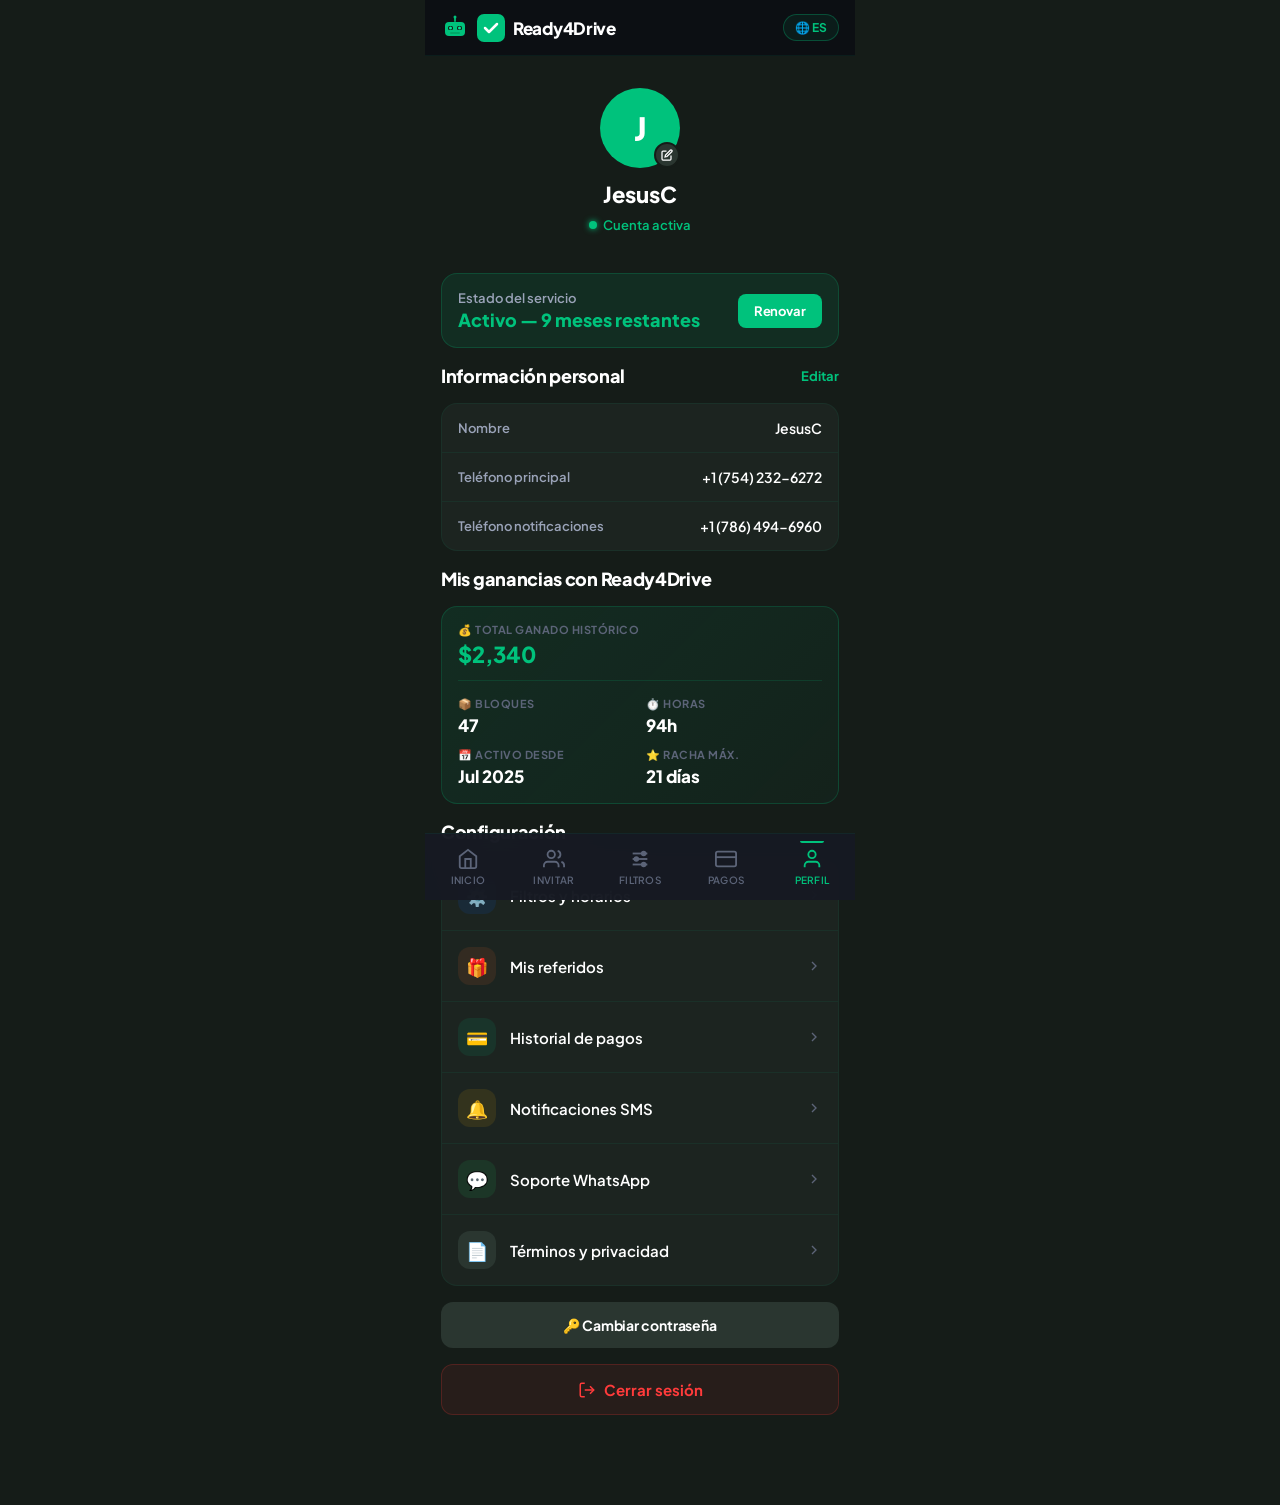
<file: profile.html>
<!DOCTYPE html>
<html lang="es">
<head>
  <meta charset="UTF-8">
  <meta name="viewport" content="width=device-width, initial-scale=1.0, maximum-scale=1.0">
  <title>Ready4Drive — Perfil</title>
  <link rel="stylesheet" href="style.css">
  <style>
    .profile-hero {
      background: var(--bg-base);
      padding: var(--space-xl) var(--space-md) var(--space-lg);
      text-align: center; position: relative; overflow: hidden;
    }
    .profile-hero::before {
      content: '';
      position: absolute; top: -60px; left: 50%; transform: translateX(-50%);
      width: 200px; height: 200px;
      background: transparent;
    }
    .profile-avatar-wrap { position: relative; display: inline-block; margin-bottom: 12px; }
    .profile-avatar {
      width: 80px; height: 80px; border-radius: 50%;
      background: var(--brand-primary);
      display: flex; align-items: center; justify-content: center;
      font-size: 32px; font-weight: 800;
      border: 3px solid rgba(0,194,124,0.3);
    }
    .profile-edit-badge {
      position: absolute; bottom: 0; right: 0;
      width: 26px; height: 26px; border-radius: 50%;
      background: var(--bg-surface); border: 2px solid var(--bg-base);
      display: flex; align-items: center; justify-content: center;
    }
    .profile-name { font-size: 22px; font-weight: 800; margin-bottom: 4px; }
    .profile-status { display: inline-flex; align-items: center; gap: 6px; font-size: 13px; color: var(--brand-primary); font-weight: 600; }

    /* SERVICE CARD */
    .service-card {
      background: rgba(0,194,124,0.10);
      border: 1px solid rgba(0,194,124,0.2);
      border-radius: var(--radius-lg); padding: var(--space-md);
      display: flex; align-items: center; justify-content: space-between;
      margin-bottom: var(--space-md);
    }
    .service-label { font-size: 13px; color: var(--text-secondary); font-weight: 600; margin-bottom: 2px; }
    .service-value { font-size: 18px; font-weight: 800; color: var(--brand-primary); }

    /* INFO ROWS */
    .info-row {
      display: flex; align-items: center; justify-content: space-between;
      padding: 15px var(--space-md);
      border-bottom: 1px solid var(--border);
    }
    .info-row:last-child { border-bottom: none; }
    .info-label { font-size: 13px; color: var(--text-secondary); font-weight: 600; }
    .info-value { font-size: 14px; font-weight: 600; }

    /* MENU ITEMS */
    .menu-item {
      display: flex; align-items: center; gap: 14px;
      padding: 16px var(--space-md);
      border-bottom: 1px solid var(--border);
      cursor: pointer; transition: var(--transition);
    }
    .menu-item:last-child { border-bottom: none; }
    .menu-item:active { background: var(--bg-surface); }
    .menu-icon {
      width: 38px; height: 38px; border-radius: var(--radius-md);
      display: flex; align-items: center; justify-content: center;
      flex-shrink: 0; font-size: 18px;
    }
    .menu-label { font-size: 15px; font-weight: 600; flex: 1; }
    .menu-arrow { color: var(--text-muted); }


    /* EARNINGS HISTORY CARD */
    .earnings-hist {
      background: linear-gradient(135deg, rgba(0,194,124,0.10), rgba(0,194,124,0.04));
      border: 1px solid rgba(0,194,124,0.2);
      border-radius: var(--radius-lg); padding: var(--space-md);
      margin-bottom: var(--space-md);
      display: grid; grid-template-columns: 1fr 1fr;
      gap: 12px;
    }
    .earn-hist-full { grid-column: span 2; border-bottom: 1px solid rgba(0,194,124,0.15); padding-bottom: 12px; margin-bottom: 4px; }
    .earn-hist-label { font-size: 11px; font-weight: 700; color: var(--text-muted); text-transform: uppercase; letter-spacing: 0.5px; margin-bottom: 3px; }
    .earn-hist-val { font-size: 22px; font-weight: 900; color: var(--brand-primary); }
    .earn-hist-val-sm { font-size: 17px; font-weight: 800; color: var(--text-primary); }

    .logout-btn {
      width: 100%; padding: 15px; border-radius: var(--radius-md);
      background: rgba(255,59,59,0.08); border: 1px solid rgba(255,59,59,0.2);
      color: var(--danger); font-size: 15px; font-weight: 700;
      display: flex; align-items: center; justify-content: center; gap: 8px;
    }
  </style>
</head>
<body>
  <div class="app-shell">

    <header class="topbar">
      <div class="topbar-logo">
      <svg class="robot-logo" width="28" height="28" viewBox="0 0 28 28" fill="none" xmlns="http://www.w3.org/2000/svg">
        <!-- cabeza -->
        <rect x="4" y="8" width="20" height="14" rx="4" fill="#00C27C"/>
        <!-- antena -->
        <rect x="13" y="3" width="2" height="5" rx="1" fill="#00A868"/>
        <circle cx="14" cy="3" r="1.5" fill="#00C27C"/>
        <!-- ojos -->
        <rect x="7" y="12" width="5" height="4" rx="1.5" fill="#151C18"/>
        <rect x="16" y="12" width="5" height="4" rx="1.5" fill="#151C18"/>
        <circle cx="9.5" cy="14" r="1.5" fill="#00E89A"/>
        <circle cx="18.5" cy="14" r="1.5" fill="#00E89A"/>
        <!-- boca -->
        <rect x="9" y="18" width="10" height="2" rx="1" fill="#00A868"/>
      </svg><svg width="26" height="26" viewBox="0 0 28 28" fill="none">
          <rect width="28" height="28" rx="7" fill="#00C27C"/>
          <path d="M8 14L12 18L20 10" stroke="white" stroke-width="2.5" stroke-linecap="round" stroke-linejoin="round"/>
        </svg>
        Ready4Drive
      </div>
      <div class="topbar-actions">
        <button class="topbar-lang" title="Cambiar idioma: ES → EN → PT">🌐 ES</button>
      </div>
    </header>

    <!-- PROFILE HERO -->
    <div class="profile-hero">
      <div class="profile-avatar-wrap">
        <div class="profile-avatar">J</div>
        <div class="profile-edit-badge">
          <svg width="12" height="12" viewBox="0 0 24 24" fill="none" stroke="currentColor" stroke-width="2.5"><path d="M11 4H4a2 2 0 0 0-2 2v14a2 2 0 0 0 2 2h14a2 2 0 0 0 2-2v-7"/><path d="M18.5 2.5a2.121 2.121 0 0 1 3 3L12 15l-4 1 1-4 9.5-9.5z"/></svg>
        </div>
      </div>
      <div class="profile-name">JesusC</div>
      <div class="profile-status">
        <span class="status-dot online"></span>
        Cuenta activa
      </div>
    </div>

    <div class="page-content" style="padding-top: var(--space-md);">

      <!-- SERVICE STATUS -->
      <div class="service-card">
        <div>
          <div class="service-label">Estado del servicio</div>
          <div class="service-value">Activo — 9 meses restantes</div>
        </div>
        <a href="payments.html" class="btn btn-primary btn-sm" style="width:auto;">Renovar</a>
      </div>

      <!-- PERSONAL INFO -->
      <div class="section-header">
        <span class="section-title">Información personal</span>
        <button style="color: var(--brand-primary); font-size:13px; font-weight:700;">Editar</button>
      </div>

      <div class="card mb-md">
        <div class="info-row">
          <span class="info-label">Nombre</span>
          <span class="info-value">JesusC</span>
        </div>
        <div class="info-row">
          <span class="info-label">Teléfono principal</span>
          <span class="info-value">+1 (754) 232-6272</span>
        </div>
        <div class="info-row">
          <span class="info-label">Teléfono notificaciones</span>
          <span class="info-value">+1 (786) 494-6960</span>
        </div>
      </div>


      <!-- EARNINGS HISTORY -->
      <div class="section-header" style="margin-top:4px;">
        <span class="section-title">Mis ganancias con Ready4Drive</span>
      </div>
      <div class="earnings-hist mb-md">
        <div class="earn-hist-full">
          <div class="earn-hist-label">💰 Total ganado histórico</div>
          <div class="earn-hist-val">$2,340</div>
        </div>
        <div>
          <div class="earn-hist-label">📦 Bloques</div>
          <div class="earn-hist-val-sm">47</div>
        </div>
        <div>
          <div class="earn-hist-label">⏱️ Horas</div>
          <div class="earn-hist-val-sm">94h</div>
        </div>
        <div>
          <div class="earn-hist-label">📅 Activo desde</div>
          <div class="earn-hist-val-sm">Jul 2025</div>
        </div>
        <div>
          <div class="earn-hist-label">⭐ Racha máx.</div>
          <div class="earn-hist-val-sm">21 días</div>
        </div>
      </div>

      <!-- MENU -->
      <div class="section-title mb-md">Configuración</div>
      <div class="card mb-md">
        <div class="menu-item" onclick="location.href='settings.html'">
          <div class="menu-icon" style="background: rgba(0,102,255,0.1);">⚙️</div>
          <span class="menu-label">Filtros y horarios</span>
          <svg class="menu-arrow" width="16" height="16" viewBox="0 0 24 24" fill="none" stroke="currentColor" stroke-width="2"><path d="M9 18l6-6-6-6"/></svg>
        </div>
        <div class="menu-item" onclick="location.href='invitations.html'">
          <div class="menu-icon" style="background: rgba(255,107,43,0.1);">🎁</div>
          <span class="menu-label">Mis referidos</span>
          <svg class="menu-arrow" width="16" height="16" viewBox="0 0 24 24" fill="none" stroke="currentColor" stroke-width="2"><path d="M9 18l6-6-6-6"/></svg>
        </div>
        <div class="menu-item">
          <div class="menu-icon" style="background: rgba(0,194,124,0.1);">💳</div>
          <span class="menu-label">Historial de pagos</span>
          <svg class="menu-arrow" width="16" height="16" viewBox="0 0 24 24" fill="none" stroke="currentColor" stroke-width="2"><path d="M9 18l6-6-6-6"/></svg>
        </div>
        <div class="menu-item">
          <div class="menu-icon" style="background: rgba(255,184,0,0.1);">🔔</div>
          <span class="menu-label">Notificaciones SMS</span>
          <svg class="menu-arrow" width="16" height="16" viewBox="0 0 24 24" fill="none" stroke="currentColor" stroke-width="2"><path d="M9 18l6-6-6-6"/></svg>
        </div>
        <a href="https://wa.me/19547010640" target="_blank" class="menu-item" style="text-decoration:none; color:inherit;">
          <div class="menu-icon" style="background: rgba(37,211,102,0.1);">💬</div>
          <span class="menu-label">Soporte WhatsApp</span>
          <svg class="menu-arrow" width="16" height="16" viewBox="0 0 24 24" fill="none" stroke="currentColor" stroke-width="2"><path d="M9 18l6-6-6-6"/></svg>
        </a>
        <div class="menu-item">
          <div class="menu-icon" style="background: var(--bg-surface);">📄</div>
          <span class="menu-label">Términos y privacidad</span>
          <svg class="menu-arrow" width="16" height="16" viewBox="0 0 24 24" fill="none" stroke="currentColor" stroke-width="2"><path d="M9 18l6-6-6-6"/></svg>
        </div>
      </div>

      <!-- CHANGE PASSWORD -->
      <button class="btn btn-ghost mb-md" style="font-size:14px;">
        🔑 Cambiar contraseña
      </button>

      <!-- LOGOUT -->
      <button class="logout-btn" onclick="location.href='index.html'">
        <svg width="18" height="18" viewBox="0 0 24 24" fill="none" stroke="currentColor" stroke-width="2"><path d="M9 21H5a2 2 0 0 1-2-2V5a2 2 0 0 1 2-2h4"/><polyline points="16 17 21 12 16 7"/><line x1="21" y1="12" x2="9" y2="12"/></svg>
        Cerrar sesión
      </button>

    </div>

    <nav class="bottom-nav">
      <a href="dashboard.html" class="bottom-nav-item">
        <svg viewBox="0 0 24 24" fill="none" stroke="currentColor" stroke-width="2"><path d="M3 9l9-7 9 7v11a2 2 0 0 1-2 2H5a2 2 0 0 1-2-2z"/><polyline points="9 22 9 12 15 12 15 22"/></svg>
        Inicio
      </a>
      <a href="invitations.html" class="bottom-nav-item">
        <svg viewBox="0 0 24 24" fill="none" stroke="currentColor" stroke-width="2"><path d="M17 21v-2a4 4 0 0 0-4-4H5a4 4 0 0 0-4 4v2"/><circle cx="9" cy="7" r="4"/><path d="M23 21v-2a4 4 0 0 0-3-3.87"/><path d="M16 3.13a4 4 0 0 1 0 7.75"/></svg>
        Invitar
      </a>
      <a href="settings.html" class="bottom-nav-item">
        <svg viewBox="0 0 24 24" fill="none" stroke="currentColor" stroke-width="2"><line x1="4" y1="6" x2="20" y2="6"/><line x1="4" y1="12" x2="20" y2="12"/><line x1="4" y1="18" x2="20" y2="18"/><circle cx="16" cy="6" r="2" fill="currentColor"/><circle cx="8" cy="12" r="2" fill="currentColor"/><circle cx="16" cy="18" r="2" fill="currentColor"/></svg>
        Filtros
      </a>
      <a href="payments.html" class="bottom-nav-item">
        <svg viewBox="0 0 24 24" fill="none" stroke="currentColor" stroke-width="2"><rect x="1" y="4" width="22" height="16" rx="2" ry="2"/><line x1="1" y1="10" x2="23" y2="10"/></svg>
        Pagos
      </a>
      <a href="profile.html" class="bottom-nav-item active">
        <svg viewBox="0 0 24 24" fill="none" stroke="currentColor" stroke-width="2"><path d="M20 21v-2a4 4 0 0 0-4-4H8a4 4 0 0 0-4 4v2"/><circle cx="12" cy="7" r="4"/></svg>
        Perfil
      </a>
    </nav>
  </div>
<script>
  // ===== SELECTOR DE IDIOMA ES/EN/PT =====
  (function() {
    var TRANS = {
      en: {
        // NAV
        'Inicio': 'Home', 'Invitar': 'Invite', 'Filtros': 'Filters',
        'Pagos': 'Payments', 'Perfil': 'Profile', 'Soporte': 'Support',
        // SYSTEM
        'Bot apagado': 'Bot off',
        'Sistema detenido. Activa para capturar bloques automáticamente.': 'System stopped. Activate to capture blocks automatically.',
        'Escaneando bloques disponibles...': 'Scanning available blocks...',
        'Activo · buscando en Amazon Flex': 'Active · searching Amazon Flex',
        // MODES
        'MODO DE BÚSQUEDA': 'SEARCH MODE',
        'Cauteloso': 'Cautious', 'Solo bloques de bajo riesgo': 'Low-risk blocks only',
        'Balance riesgo/ganancia': 'Risk/reward balance',
        'Máximo': 'Maximum', 'Todos los bloques disponibles': 'All available blocks',
        // DASHBOARD
        'RESUMEN DE SEMANA': 'WEEKLY SUMMARY', 'Esta semana': 'This week',
        'Bloques': 'Blocks', 'Horas': 'Hours',
        'ÚLTIMOS BLOQUES CAPTURADOS': 'LAST CAPTURED BLOCKS',
        'DESCARTADOS': 'DISCARDED', 'PERDIDOS': 'MISSED',
        'Capturados': 'Captured', 'Otros registros': 'Other records',
        'Ver más': 'See more', 'Plan activo:': 'Active plan:',
        'Renovar plan': 'Renew plan', 'días restantes': 'days remaining',
        'Soporte WhatsApp': 'WhatsApp Support',
        'días activo': 'days active',
        'precio bajo': 'low price', 'fuera de horario': 'out of schedule',
        'demasiado rápido': 'too fast',
        // SETTINGS
        'Configuración': 'Settings', 'Horario de búsqueda': 'Search schedule',
        'Almacenes activos': 'Active warehouses', 'Agregar almacén': 'Add warehouse',
        'Guardar cambios': 'Save changes', 'Activado': 'Enabled', 'Desactivado': 'Disabled',
        'Buscar almacén...': 'Search warehouse...',
        'Selecciona el almacén donde deseas trabajar': 'Select the warehouse where you want to work',
        // PAYMENTS
        'Calculadora ROI': 'ROI Calculator', 'Más popular': 'Most popular',
        'Mejor valor': 'Best value', 'Activar plan': 'Activate plan',
        'Bloques por día': 'Blocks per day', 'Valor por bloque': 'Value per block',
        'Días activo': 'Active days', 'Ganancia estimada': 'Estimated earnings',
        // PROFILE
        'Mi perfil': 'My profile', 'Mis ganancias con Ready4Drive': 'My Ready4Drive earnings',
        'Total ganado histórico': 'Total historical earnings',
        'Activo desde': 'Active since', 'Racha máx.': 'Max streak',
        'Editar perfil': 'Edit profile', 'Cambiar contraseña': 'Change password',
        'Notificaciones': 'Notifications', 'Idioma': 'Language',
        'Cerrar sesión': 'Log out', 'Configuración de cuenta': 'Account settings',
        // INVITATIONS
        'Invitar amigos': 'Invite friends', 'Referidos': 'Referrals',
        'Copiar link': 'Copy link', 'Compartir por WhatsApp': 'Share on WhatsApp',
        'Pendiente': 'Pending', 'Activo': 'Active',
        'Recordar por WhatsApp': 'Remind via WhatsApp', 'Recordar por SMS': 'Remind via SMS',
        'Tus referidos': 'Your referrals', 'Cómo funciona': 'How it works',
      },
      pt: {
        // NAV
        'Inicio': 'Início', 'Invitar': 'Convidar', 'Filtros': 'Filtros',
        'Pagos': 'Pagamentos', 'Perfil': 'Perfil', 'Soporte': 'Suporte',
        // SYSTEM
        'Bot apagado': 'Bot desligado',
        'Sistema detenido. Activa para capturar bloques automáticamente.': 'Sistema parado. Ative para capturar blocos automaticamente.',
        'Escaneando bloques disponibles...': 'Escaneando blocos disponíveis...',
        'Activo · buscando en Amazon Flex': 'Ativo · buscando no Amazon Flex',
        // MODES
        'MODO DE BÚSQUEDA': 'MODO DE BUSCA',
        'Cauteloso': 'Cauteloso', 'Solo bloques de bajo riesgo': 'Apenas blocos de baixo risco',
        'Balance riesgo/ganancia': 'Equilíbrio risco/ganho',
        'Máximo': 'Máximo', 'Todos los bloques disponibles': 'Todos os blocos disponíveis',
        // DASHBOARD
        'RESUMEN DE SEMANA': 'RESUMO DA SEMANA', 'Esta semana': 'Esta semana',
        'Bloques': 'Blocos', 'Horas': 'Horas',
        'ÚLTIMOS BLOQUES CAPTURADOS': 'ÚLTIMOS BLOCOS CAPTURADOS',
        'DESCARTADOS': 'DESCARTADOS', 'PERDIDOS': 'PERDIDOS',
        'Capturados': 'Capturados', 'Otros registros': 'Outros registros',
        'Ver más': 'Ver mais', 'Plan activo:': 'Plano ativo:',
        'Renovar plan': 'Renovar plano', 'días restantes': 'dias restantes',
        'Soporte WhatsApp': 'Suporte WhatsApp',
        'días activo': 'dias ativo',
        'precio bajo': 'preço baixo', 'fuera de horario': 'fora do horário',
        'demasiado rápido': 'rápido demais',
        // SETTINGS
        'Configuración': 'Configuração', 'Horario de búsqueda': 'Horário de busca',
        'Almacenes activos': 'Armazéns ativos', 'Agregar almacén': 'Adicionar armazém',
        'Guardar cambios': 'Salvar alterações', 'Activado': 'Ativado', 'Desactivado': 'Desativado',
        'Buscar almacén...': 'Buscar armazém...',
        'Selecciona el almacén donde deseas trabajar': 'Selecione o armazém onde deseja trabalhar',
        // PAYMENTS
        'Calculadora ROI': 'Calculadora ROI', 'Más popular': 'Mais popular',
        'Mejor valor': 'Melhor valor', 'Activar plan': 'Ativar plano',
        'Bloques por día': 'Blocos por dia', 'Valor por bloque': 'Valor por bloco',
        'Días activo': 'Dias ativo', 'Ganancia estimada': 'Ganho estimado',
        // PROFILE
        'Mi perfil': 'Meu perfil', 'Mis ganancias con Ready4Drive': 'Meus ganhos com Ready4Drive',
        'Total ganado histórico': 'Total histórico ganho',
        'Activo desde': 'Ativo desde', 'Racha máx.': 'Sequência máx.',
        'Editar perfil': 'Editar perfil', 'Cambiar contraseña': 'Alterar senha',
        'Notificaciones': 'Notificações', 'Idioma': 'Idioma',
        'Cerrar sesión': 'Sair', 'Configuración de cuenta': 'Configurações da conta',
        // INVITATIONS
        'Invitar amigos': 'Convidar amigos', 'Referidos': 'Indicações',
        'Copiar link': 'Copiar link', 'Compartir por WhatsApp': 'Compartilhar no WhatsApp',
        'Pendiente': 'Pendente', 'Activo': 'Ativo',
        'Recordar por WhatsApp': 'Lembrar pelo WhatsApp', 'Recordar por SMS': 'Lembrar por SMS',
        'Tus referidos': 'Suas indicações', 'Cómo funciona': 'Como funciona',
      }
    };

    var LABELS = { es: '🌐 ES', en: '🌐 EN', pt: '🌐 PT' };
    var CYCLE  = { es: 'en', en: 'pt', pt: 'es' };
    var currentLang = 'es';
    var origTextNodes = [];
    var origPlaceholders = [];
    var domStored = false;

    function storeDOM() {
      if (domStored) return;
      domStored = true;
      // Store all text nodes
      var walker = document.createTreeWalker(document.body, NodeFilter.SHOW_TEXT, {
        acceptNode: function(node) {
          var p = node.parentElement;
          if (!p) return NodeFilter.FILTER_REJECT;
          if (p.closest('script,style,svg')) return NodeFilter.FILTER_REJECT;
          if (!node.textContent.trim()) return NodeFilter.FILTER_SKIP;
          return NodeFilter.FILTER_ACCEPT;
        }
      });
      while (walker.nextNode()) {
        origTextNodes.push({ node: walker.currentNode, text: walker.currentNode.textContent });
      }
      // Store placeholders
      document.querySelectorAll('[placeholder]').forEach(function(el) {
        origPlaceholders.push({ el: el, ph: el.getAttribute('placeholder') });
      });
    }

    function applyLang(lang) {
      storeDOM();
      currentLang = lang;
      // Update button labels
      document.querySelectorAll('.topbar-lang').forEach(function(btn) {
        btn.textContent = LABELS[lang];
        btn.setAttribute('data-lang', lang);
      });

      var dict = TRANS[lang] || null;

      // Restore originals first, then apply new dict
      origTextNodes.forEach(function(entry) {
        var orig = entry.text;
        if (!dict) {
          entry.node.textContent = orig;
          return;
        }
        var result = orig;
        // Full match
        if (dict[orig.trim()]) {
          result = orig.replace(orig.trim(), dict[orig.trim()]);
        } else {
          // Partial
          Object.keys(dict).forEach(function(key) {
            if (result.indexOf(key) !== -1) {
              result = result.split(key).join(dict[key]);
            }
          });
        }
        entry.node.textContent = result;
      });

      origPlaceholders.forEach(function(entry) {
        if (dict && dict[entry.ph]) {
          entry.el.setAttribute('placeholder', dict[entry.ph]);
        } else {
          entry.el.setAttribute('placeholder', entry.ph);
        }
      });
    }

    function init() {
      document.querySelectorAll('.topbar-lang').forEach(function(btn) {
        btn.addEventListener('click', function() {
          applyLang(CYCLE[currentLang]);
        });
      });
    }

    if (document.readyState === 'loading') {
      document.addEventListener('DOMContentLoaded', init);
    } else {
      init();
    }
  })();
  // ===== FIN SELECTOR DE IDIOMA ES/EN/PT =====
</script>

</body>
</html>
</file>
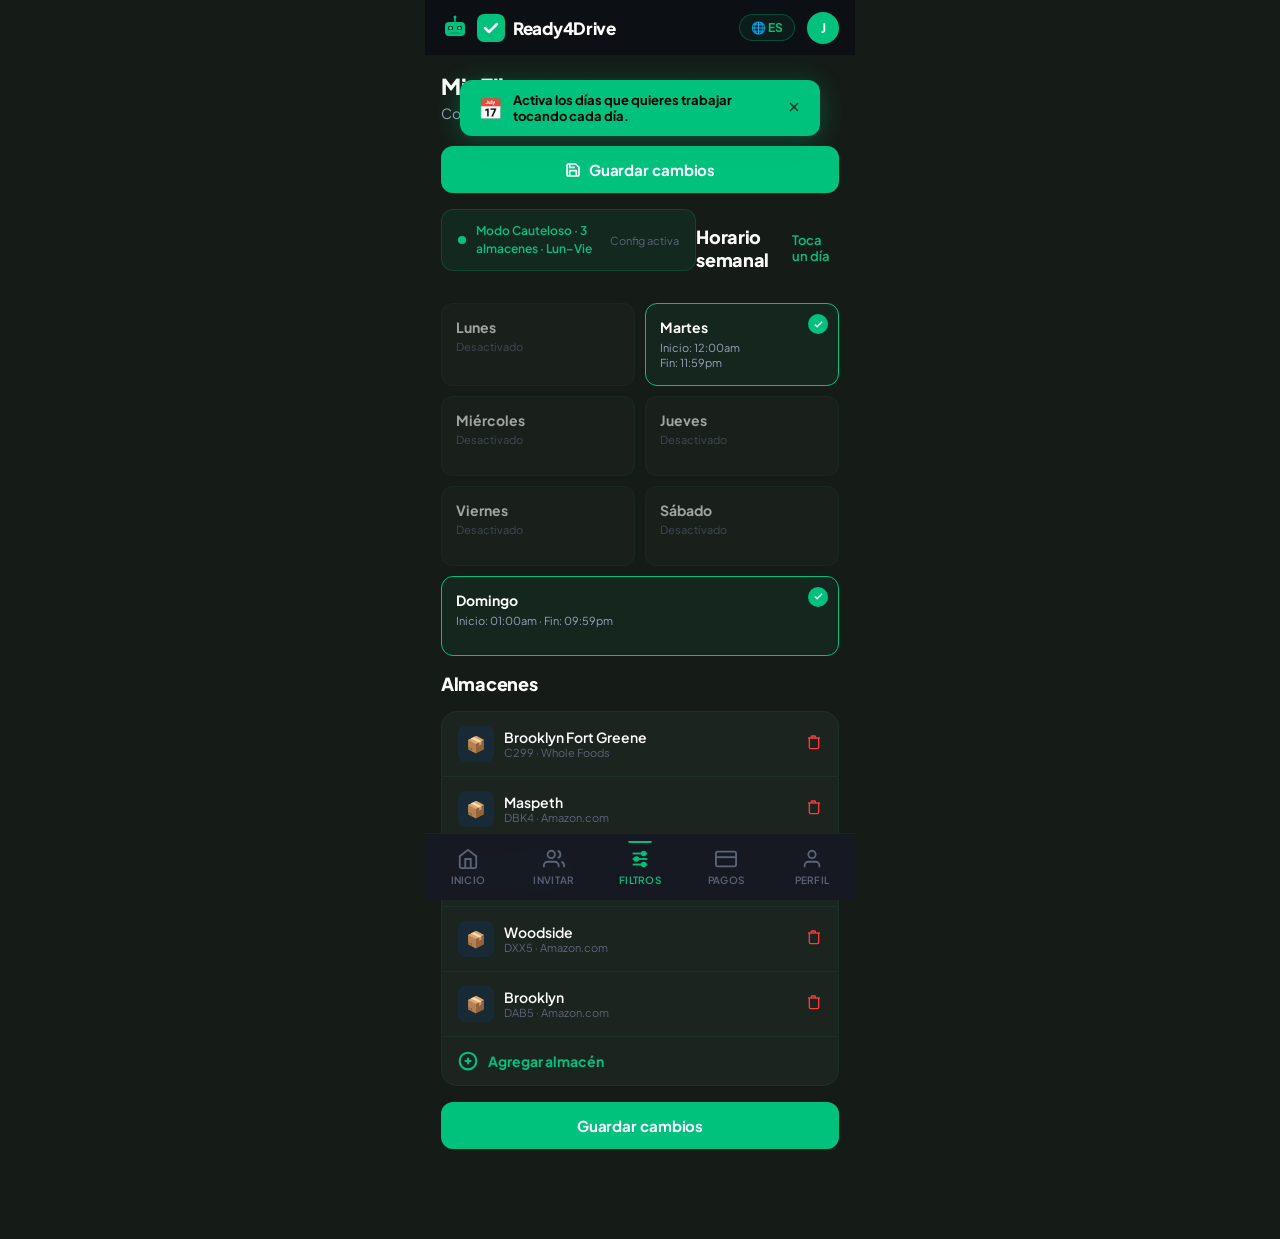
<file: settings.html>
<!DOCTYPE html>
<html lang="es">
<head>
  <meta charset="UTF-8">
  <meta name="viewport" content="width=device-width, initial-scale=1.0, maximum-scale=1.0">
  <title>Ready4Drive — Filtros</title>
  <link rel="stylesheet" href="style.css">
  <style>
    .page-title { font-size: 22px; font-weight: 800; letter-spacing: -0.5px; margin-bottom: 4px; }
    .page-sub { font-size: 14px; color: var(--text-secondary); margin-bottom: 24px; }

    /* DAY GRID */
    .days-grid { display: grid; grid-template-columns: 1fr 1fr; gap: 10px; margin-bottom: var(--space-md); }

    .day-card {
      background: var(--bg-card);
      border: 1.5px solid var(--border);
      border-radius: var(--radius-md);
      padding: 14px;
      cursor: pointer;
      transition: var(--transition);
      position: relative;
      min-height: 80px;
    }
    .day-card:active { transform: scale(0.96); }
    .day-card.enabled {
      border-color: var(--brand-primary);
      background: rgba(0,194,124,0.06);
    }
    .day-card.disabled-day { opacity: 0.6; }

    .day-name { font-size: 14px; font-weight: 700; margin-bottom: 4px; }
    .day-time { font-size: 11px; color: var(--text-secondary); line-height: 1.4; }
    .day-disabled-label { font-size: 11px; color: var(--text-muted); }
    .day-check {
      position: absolute; top: 10px; right: 10px;
      width: 20px; height: 20px; border-radius: 50%;
      background: var(--brand-primary);
      display: flex; align-items: center; justify-content: center;
    }

    /* WAREHOUSE LIST */
    .warehouse-item {
      display: flex; align-items: center; justify-content: space-between;
      padding: 14px var(--space-md);
      border-bottom: 1px solid var(--border);
    }
    .warehouse-item:last-child { border-bottom: none; }
    .warehouse-info { display: flex; align-items: center; gap: 10px; flex: 1; }
    .warehouse-icon {
      width: 36px; height: 36px; border-radius: var(--radius-sm);
      background: rgba(0,102,255,0.10);
      display: flex; align-items: center; justify-content: center;
      font-size: 16px; flex-shrink: 0;
    }
    .warehouse-name { font-size: 14px; font-weight: 600; }
    .warehouse-code { font-size: 11px; color: var(--text-muted); }
    .warehouse-del {
      color: var(--danger); padding: 6px; margin-right: -6px;
    }

    .add-warehouse {
      display: flex; align-items: center; gap: 10px;
      padding: 14px var(--space-md);
      color: var(--brand-primary); font-size: 14px; font-weight: 700;
      cursor: pointer;
    }

    /* MODAL */
    .modal-overlay {
      display: none;
      position: fixed; inset: 0;
      background: rgba(0,0,0,0.75);
      backdrop-filter: blur(8px);
      z-index: 300;
      align-items: flex-end;
    }
    .modal-overlay.open { display: flex; }
    .modal-sheet {
      background: var(--bg-card);
      border-radius: 24px 24px 0 0;
      padding: 0 var(--space-md) max(var(--space-xl), env(safe-area-inset-bottom));
      width: 100%;
      border-top: 1px solid var(--border-light);
      animation: slideUp 0.3s ease;
    }
    @keyframes slideUp {
      from { transform: translateY(100%); }
      to   { transform: translateY(0); }
    }
    .modal-handle {
      width: 40px; height: 4px;
      background: var(--bg-surface); border-radius: 2px;
      margin: 12px auto 20px;
    }
    .modal-title { font-size: 20px; font-weight: 800; margin-bottom: 4px; }
    .modal-sub { font-size: 13px; color: var(--text-secondary); margin-bottom: 24px; }
    .time-selects { display: grid; grid-template-columns: 1fr 1fr; gap: 12px; margin-bottom: 20px; }
    .modal-actions { display: flex; gap: 10px; }
    .btn-danger { background: rgba(255,59,59,0.12); color: var(--danger); font-size: 14px; font-weight: 700; padding: 13px; border-radius: var(--radius-md); flex: 1; }
    .btn-save { background: var(--brand-primary); color: white; font-size: 14px; font-weight: 700; padding: 13px; border-radius: var(--radius-md); flex: 2; }

    /* WAREHOUSE EDIT MODAL */
    .wedit-overlay {
      display: none;
      position: fixed; inset: 0;
      background: rgba(0,0,0,0.80);
      backdrop-filter: blur(10px);
      z-index: 400;
      align-items: center;
      justify-content: center;
      padding: 20px;
    }
    .wedit-overlay.open { display: flex; }
    .wedit-modal {
      background: var(--bg-card);
      border: 1px solid var(--border-light);
      border-radius: 20px;
      width: 100%;
      max-width: 360px;
      padding: 24px 20px 20px;
      animation: fadeScaleIn 0.25s ease;
    }
    @keyframes fadeScaleIn {
      from { opacity:0; transform: scale(0.94); }
      to   { opacity:1; transform: scale(1); }
    }
    .wedit-header {
      display: flex; align-items: flex-start; justify-content: space-between;
      margin-bottom: 4px;
    }
    .wedit-title { font-size: 18px; font-weight: 800; }
    .wedit-close {
      width: 30px; height: 30px; border-radius: 50%;
      background: var(--bg-surface);
      display: flex; align-items: center; justify-content: center;
      color: var(--text-muted); font-size: 16px; cursor: pointer;
      flex-shrink: 0; margin-top: -2px;
    }
    .wedit-sub { font-size: 12px; color: var(--text-muted); margin-bottom: 20px; }
    .wedit-fields { display: flex; flex-direction: column; gap: 14px; margin-bottom: 18px; }
    .wedit-field label {
      display: block; font-size: 11px; font-weight: 700;
      color: var(--text-secondary); text-transform: uppercase;
      letter-spacing: 0.8px; margin-bottom: 6px;
    }
    .wedit-field-sub { font-size: 10px; color: var(--text-muted); font-weight: 400; text-transform: none; letter-spacing: 0; margin-left: 4px; }
    .wedit-input-wrap {
      display: flex; align-items: center;
      background: var(--bg-surface);
      border: 1.5px solid var(--border);
      border-radius: var(--radius-md);
      overflow: hidden;
      transition: border-color 0.2s;
    }
    .wedit-input-wrap:focus-within { border-color: var(--brand-primary); }
    .wedit-prefix {
      padding: 0 10px 0 14px;
      color: var(--brand-primary); font-weight: 700; font-size: 15px;
    }
    .wedit-suffix {
      padding: 0 14px 0 6px;
      color: var(--text-muted); font-size: 12px;
    }
    .wedit-input {
      flex: 1; background: transparent; border: none; outline: none;
      color: var(--text-primary); font-size: 16px; font-weight: 700;
      font-family: inherit; padding: 12px 0;
    }
    /* Duración bloques pills */
    .duration-pills {
      display: flex; flex-wrap: wrap; gap: 7px;
    }
    .dur-pill {
      padding: 6px 12px;
      border-radius: var(--radius-full);
      font-size: 12px; font-weight: 700;
      background: var(--bg-surface);
      border: 1.5px solid var(--border);
      color: var(--text-muted);
      cursor: pointer; transition: var(--transition);
    }
    .dur-pill.active {
      background: rgba(0,194,124,0.14);
      border-color: var(--brand-primary);
      color: var(--brand-primary);
    }
    /* Botones acción del modal */
    .wedit-actions { display: flex; gap: 10px; }
    .wedit-btn-remove {
      flex: 1; padding: 13px;
      background: rgba(255,59,59,0.10);
      color: var(--danger);
      font-size: 14px; font-weight: 700;
      border-radius: var(--radius-md);
      border: 1px solid rgba(255,59,59,0.2);
      cursor: pointer; font-family: inherit;
    }
    .wedit-btn-save {
      flex: 2; padding: 13px;
      background: var(--brand-primary);
      color: #fff;
      font-size: 14px; font-weight: 700;
      border-radius: var(--radius-md);
      border: none; cursor: pointer; font-family: inherit;
      display: flex; align-items: center; justify-content: center; gap: 6px;
    }
    /* Click en warehouse item */
    .warehouse-item { cursor: pointer; transition: background 0.15s; }
    .warehouse-item:hover { background: rgba(0,194,124,0.04); }
    .warehouse-item:active { background: rgba(0,194,124,0.08); }


    /* RESUMEN CONFIG ACTIVA */
    .config-summary {
      background: rgba(0,194,124,0.07);
      border: 1px solid rgba(0,194,124,0.2);
      border-radius: var(--radius-md);
      padding: 12px 16px;
      display: flex; align-items: center; gap: 10px;
      margin-bottom: var(--space-md);
    }
    .config-summary-dot {
      width: 8px; height: 8px; border-radius: 50%;
      background: var(--brand-primary); flex-shrink: 0;
    }
    .config-summary-text { font-size: 12px; font-weight: 600; color: var(--brand-primary); line-height: 1.5; }
    .config-summary-edit { font-size: 11px; color: var(--text-muted); margin-left: auto; flex-shrink: 0; }

    /* MODO SECTION */
    .mode-section-card {
      background: var(--bg-card);
      border: 1px solid var(--border);
      border-radius: var(--radius-lg);
      padding: var(--space-md);
      margin-bottom: var(--space-md);
    }
    .mode-section-title {
      font-size: 13px; font-weight: 800; text-transform: uppercase;
      letter-spacing: 0.8px; color: var(--text-muted);
      margin-bottom: 12px;
    }
    .mode-row {
      display: flex; align-items: center; gap: 12px;
      padding: 11px 14px; border-radius: var(--radius-md);
      background: var(--bg-surface); border: 1.5px solid transparent;
      cursor: pointer; transition: var(--transition); margin-bottom: 8px;
    }
    .mode-row:last-child { margin-bottom: 0; }
    .mode-row.sel-safe    { border-color: var(--brand-primary); background: rgba(0,194,124,0.08); }
    .mode-row.sel-premium { border-color: #8B5CF6; background: rgba(139,92,246,0.08); }
    .mode-row.sel-max     { border-color: var(--brand-accent); background: rgba(255,107,43,0.08); }
    .mode-row-icon { font-size: 20px; flex-shrink: 0; }
    .mode-row-info { flex: 1; }
    .mode-row-name { font-size: 13px; font-weight: 800; }
    .mode-row-desc { font-size: 11px; color: var(--text-muted); margin-top: 1px; }
    .mode-row-radio {
      width: 18px; height: 18px; border-radius: 50%;
      border: 2px solid var(--border-light); flex-shrink: 0;
      display: flex; align-items: center; justify-content: center;
    }
    .mode-row-radio .dot { width: 8px; height: 8px; border-radius: 50%; display: none; }
    .mode-row.sel-safe    .mode-row-radio { border-color: var(--brand-primary); }
    .mode-row.sel-safe    .mode-row-radio .dot { display: block; background: var(--brand-primary); }
    .mode-row.sel-premium .mode-row-radio { border-color: #8B5CF6; }
    .mode-row.sel-premium .mode-row-radio .dot { display: block; background: #8B5CF6; }
    .mode-row.sel-max     .mode-row-radio { border-color: var(--brand-accent); }
    .mode-row.sel-max     .mode-row-radio .dot { display: block; background: var(--brand-accent); }

    /* === ONBOARDING TOOLTIP === */
    .settings-tip {
      position: fixed; top: 80px; left: 50%; transform: translateX(-50%); z-index: 250;
      background: var(--brand-primary); color: #000;
      padding: 12px 18px; border-radius: var(--radius-md);
      font-size: 13px; font-weight: 700; width: calc(100% - 48px); max-width: 360px;
      display: flex; align-items: center; gap: 10px;
      box-shadow: 0 4px 24px rgba(0,194,124,0.3);
      z-index: 9999; animation: tipSlide 0.4s cubic-bezier(0.34,1.56,0.64,1);
      cursor: pointer;
    }
    .settings-tip.hiding {
      animation: tipSlideOut 0.3s ease forwards;
    }
    @keyframes tipSlide {
      from { opacity: 0; transform: translateX(-50%) translateY(-20px); }
      to   { opacity: 1; transform: translateX(-50%) translateY(0); }
    }
    @keyframes tipSlideOut {
      from { opacity: 1; transform: translateX(-50%) translateY(0); }
      to   { opacity: 0; transform: translateX(-50%) translateY(-20px); }
    }
    .tip-icon { font-size: 20px; flex-shrink: 0; }
    .tip-close { margin-left: auto; opacity: 0.7; flex-shrink: 0; }

    /* === CONFIRM SAVE MODAL === */
    .confirm-overlay {
      position: fixed; inset: 0; background: rgba(0,0,0,0.6);
      z-index: 9998; display: flex; align-items: flex-end;
      opacity: 0; pointer-events: none; transition: opacity 0.25s;
    }
    .confirm-overlay.open { opacity: 1; pointer-events: all; }
    .confirm-sheet {
      width: 100%; background: var(--bg-card); border-radius: var(--radius-xl) var(--radius-xl) 0 0;
      padding: 24px 20px 32px; transform: translateY(100%);
      transition: transform 0.3s cubic-bezier(0.34,1.2,0.64,1);
    }
    .confirm-overlay.open .confirm-sheet { transform: translateY(0); }
    .confirm-icon-wrap {
      width: 52px; height: 52px; border-radius: 50%;
      background: rgba(0,194,124,0.12); display: flex;
      align-items: center; justify-content: center;
      margin: 0 auto 14px; font-size: 26px;
    }
    .confirm-title { text-align: center; font-size: 17px; font-weight: 800; margin-bottom: 6px; }
    .confirm-sub   { text-align: center; font-size: 13px; color: var(--text-muted); margin-bottom: 22px; }
    .confirm-actions { display: flex; flex-direction: column; gap: 10px; }
    .confirm-btn-ok {
      width: 100%; padding: 14px; background: var(--brand-primary); color: #000;
      border: none; border-radius: var(--radius-md); font-size: 15px; font-weight: 800;
      font-family: inherit; cursor: pointer;
    }
    .confirm-btn-cancel {
      width: 100%; padding: 12px; background: transparent;
      border: 1px solid var(--border-light); border-radius: var(--radius-md);
      font-size: 14px; font-weight: 600; color: var(--text-muted);
      font-family: inherit; cursor: pointer;
    }
  </style>
</head>
<body>
  <div class="app-shell">

    <!-- TOP BAR -->
    <header class="topbar">
      <div class="topbar-logo">
      <svg class="robot-logo" width="28" height="28" viewBox="0 0 28 28" fill="none" xmlns="http://www.w3.org/2000/svg">
        <!-- cabeza -->
        <rect x="4" y="8" width="20" height="14" rx="4" fill="#00C27C"/>
        <!-- antena -->
        <rect x="13" y="3" width="2" height="5" rx="1" fill="#00A868"/>
        <circle cx="14" cy="3" r="1.5" fill="#00C27C"/>
        <!-- ojos -->
        <rect x="7" y="12" width="5" height="4" rx="1.5" fill="#151C18"/>
        <rect x="16" y="12" width="5" height="4" rx="1.5" fill="#151C18"/>
        <circle cx="9.5" cy="14" r="1.5" fill="#00E89A"/>
        <circle cx="18.5" cy="14" r="1.5" fill="#00E89A"/>
        <!-- boca -->
        <rect x="9" y="18" width="10" height="2" rx="1" fill="#00A868"/>
      </svg><svg width="26" height="26" viewBox="0 0 28 28" fill="none">
          <rect width="28" height="28" rx="7" fill="#00C27C"/>
          <path d="M8 14L12 18L20 10" stroke="white" stroke-width="2.5" stroke-linecap="round" stroke-linejoin="round"/>
        </svg>
        Ready4Drive
      </div>
      <div class="topbar-actions">
        <button class="topbar-lang" title="Cambiar idioma: ES → EN → PT">🌐 ES</button>
        <div class="topbar-avatar">J</div>
      </div>
    </header>

    <div class="page-content">

      <h1 class="page-title">Mis Filtros</h1>
      <p class="page-sub">Configura tu horario y almacenes preferidos.</p>

      <!-- SAVE BTN -->
      <button class="btn btn-primary mb-md" onclick="showSaved()">
        <svg width="16" height="16" viewBox="0 0 24 24" fill="none" stroke="currentColor" stroke-width="2.5"><path d="M19 21H5a2 2 0 0 1-2-2V5a2 2 0 0 1 2-2h11l5 5v11a2 2 0 0 1-2 2z"/><polyline points="17 21 17 13 7 13 7 21"/><polyline points="7 3 7 8 15 8"/></svg>
        Guardar cambios
      </button>
      <div id="savedMsg" style="display:none; background: rgba(0,194,124,0.12); border: 1px solid rgba(0,194,124,0.3); border-radius: var(--radius-md); padding: 12px; text-align:center; color: var(--brand-primary); font-weight:700; font-size:14px; margin-bottom: var(--space-md);">
        ✓ Cambios guardados correctamente
      </div>

      <!-- WEEKLY SCHEDULE -->
      <div class="section-header">
        <!-- RESUMEN CONFIG ACTIVA -->
        <div class="config-summary">
          <div class="config-summary-dot"></div>
          <div class="config-summary-text" id="configSummaryText">
            Modo Cauteloso · 3 almacenes · Lun–Vie
          </div>
          <span class="config-summary-edit">Config activa</span>
        </div>

        <span class="section-title">Horario semanal</span>
        <span class="section-action">Toca un día</span>
      </div>

      <div class="days-grid">
        <!-- LUNES -->
        <div class="day-card disabled-day" onclick="openModal('Lunes', 'Monday', false, '12:00am', '01:59am')">
          <div class="day-name">Lunes</div>
          <div class="day-disabled-label">Desactivado</div>
        </div>
        <!-- MARTES -->
        <div class="day-card enabled" onclick="openModal('Martes', 'Tuesday', true, '12:00am', '11:59pm')">
          <div class="day-check">
            <svg width="11" height="11" viewBox="0 0 24 24" fill="none" stroke="white" stroke-width="3"><path d="M20 6L9 17l-5-5"/></svg>
          </div>
          <div class="day-name">Martes</div>
          <div class="day-time">Inicio: 12:00am<br>Fin: 11:59pm</div>
        </div>
        <!-- MIÉRCOLES -->
        <div class="day-card disabled-day" onclick="openModal('Miércoles', 'Wednesday', false, '12:00am', '11:59pm')">
          <div class="day-name">Miércoles</div>
          <div class="day-disabled-label">Desactivado</div>
        </div>
        <!-- JUEVES -->
        <div class="day-card disabled-day" onclick="openModal('Jueves', 'Thursday', false, '12:00am', '11:59pm')">
          <div class="day-name">Jueves</div>
          <div class="day-disabled-label">Desactivado</div>
        </div>
        <!-- VIERNES -->
        <div class="day-card disabled-day" onclick="openModal('Viernes', 'Friday', false, '12:00am', '11:59pm')">
          <div class="day-name">Viernes</div>
          <div class="day-disabled-label">Desactivado</div>
        </div>
        <!-- SÁBADO -->
        <div class="day-card disabled-day" onclick="openModal('Sábado', 'Saturday', false, '12:00am', '11:59pm')">
          <div class="day-name">Sábado</div>
          <div class="day-disabled-label">Desactivado</div>
        </div>
        <!-- DOMINGO full width -->
        <div class="day-card enabled" style="grid-column: span 2;" onclick="openModal('Domingo', 'Sunday', true, '01:00am', '09:59pm')">
          <div class="day-check">
            <svg width="11" height="11" viewBox="0 0 24 24" fill="none" stroke="white" stroke-width="3"><path d="M20 6L9 17l-5-5"/></svg>
          </div>
          <div class="day-name">Domingo</div>
          <div class="day-time">Inicio: 01:00am · Fin: 09:59pm</div>
        </div>
      </div>

      <!-- WAREHOUSES -->
      <div class="section-header">
        <span class="section-title">Almacenes</span>
      </div>

      <div class="card mb-md">
        <div class="warehouse-item" onclick="handleWarehouseClick(this)">
          <div class="warehouse-info">
            <div class="warehouse-icon">📦</div>
            <div>
              <div class="warehouse-name">Brooklyn Fort Greene</div>
              <div class="warehouse-code">C299 · Whole Foods</div>
            </div>
          </div>
          <button class="warehouse-del">
            <svg width="16" height="16" viewBox="0 0 24 24" fill="none" stroke="currentColor" stroke-width="2"><polyline points="3 6 5 6 21 6"/><path d="M19 6v14a2 2 0 0 1-2 2H7a2 2 0 0 1-2-2V6m3 0V4a1 1 0 0 1 1-1h4a1 1 0 0 1 1 1v2"/></svg>
          </button>
        </div>
        <div class="warehouse-item" onclick="handleWarehouseClick(this)">
          <div class="warehouse-info">
            <div class="warehouse-icon">📦</div>
            <div>
              <div class="warehouse-name">Maspeth</div>
              <div class="warehouse-code">DBK4 · Amazon.com</div>
            </div>
          </div>
          <button class="warehouse-del">
            <svg width="16" height="16" viewBox="0 0 24 24" fill="none" stroke="currentColor" stroke-width="2"><polyline points="3 6 5 6 21 6"/><path d="M19 6v14a2 2 0 0 1-2 2H7a2 2 0 0 1-2-2V6m3 0V4a1 1 0 0 1 1-1h4a1 1 0 0 1 1 1v2"/></svg>
          </button>
        </div>
        <div class="warehouse-item" onclick="handleWarehouseClick(this)">
          <div class="warehouse-info">
            <div class="warehouse-icon">📦</div>
            <div>
              <div class="warehouse-name">Woodside</div>
              <div class="warehouse-code">DBK1 · Amazon.com</div>
            </div>
          </div>
          <button class="warehouse-del">
            <svg width="16" height="16" viewBox="0 0 24 24" fill="none" stroke="currentColor" stroke-width="2"><polyline points="3 6 5 6 21 6"/><path d="M19 6v14a2 2 0 0 1-2 2H7a2 2 0 0 1-2-2V6m3 0V4a1 1 0 0 1 1-1h4a1 1 0 0 1 1 1v2"/></svg>
          </button>
        </div>
        <div class="warehouse-item" onclick="handleWarehouseClick(this)">
          <div class="warehouse-info">
            <div class="warehouse-icon">📦</div>
            <div>
              <div class="warehouse-name">Woodside</div>
              <div class="warehouse-code">DXX5 · Amazon.com</div>
            </div>
          </div>
          <button class="warehouse-del">
            <svg width="16" height="16" viewBox="0 0 24 24" fill="none" stroke="currentColor" stroke-width="2"><polyline points="3 6 5 6 21 6"/><path d="M19 6v14a2 2 0 0 1-2 2H7a2 2 0 0 1-2-2V6m3 0V4a1 1 0 0 1 1-1h4a1 1 0 0 1 1 1v2"/></svg>
          </button>
        </div>
        <div class="warehouse-item" onclick="handleWarehouseClick(this)">
          <div class="warehouse-info">
            <div class="warehouse-icon">📦</div>
            <div>
              <div class="warehouse-name">Brooklyn</div>
              <div class="warehouse-code">DAB5 · Amazon.com</div>
            </div>
          </div>
          <button class="warehouse-del">
            <svg width="16" height="16" viewBox="0 0 24 24" fill="none" stroke="currentColor" stroke-width="2"><polyline points="3 6 5 6 21 6"/><path d="M19 6v14a2 2 0 0 1-2 2H7a2 2 0 0 1-2-2V6m3 0V4a1 1 0 0 1 1-1h4a1 1 0 0 1 1 1v2"/></svg>
          </button>
        </div>
        <div class="add-warehouse" onclick="openWarehouseModal()">
          <svg width="20" height="20" viewBox="0 0 24 24" fill="none" stroke="currentColor" stroke-width="2.5"><circle cx="12" cy="12" r="10"/><line x1="12" y1="8" x2="12" y2="16"/><line x1="8" y1="12" x2="16" y2="12"/></svg>
          <span>Agregar almacén</span>
        </div>
      </div>

      <!-- SAVE BTN BOTTOM -->
      <button class="btn btn-primary" onclick="showSaved()">Guardar cambios</button>

    </div>

    <!-- BOTTOM NAV -->
    <nav class="bottom-nav">
      <a href="dashboard.html" class="bottom-nav-item">
        <svg viewBox="0 0 24 24" fill="none" stroke="currentColor" stroke-width="2"><path d="M3 9l9-7 9 7v11a2 2 0 0 1-2 2H5a2 2 0 0 1-2-2z"/><polyline points="9 22 9 12 15 12 15 22"/></svg>
        Inicio
      </a>
      <a href="invitations.html" class="bottom-nav-item">
        <svg viewBox="0 0 24 24" fill="none" stroke="currentColor" stroke-width="2"><path d="M17 21v-2a4 4 0 0 0-4-4H5a4 4 0 0 0-4 4v2"/><circle cx="9" cy="7" r="4"/><path d="M23 21v-2a4 4 0 0 0-3-3.87"/><path d="M16 3.13a4 4 0 0 1 0 7.75"/></svg>
        Invitar
      </a>
      <a href="settings.html" class="bottom-nav-item active">
        <svg viewBox="0 0 24 24" fill="none" stroke="currentColor" stroke-width="2"><line x1="4" y1="6" x2="20" y2="6"/><line x1="4" y1="12" x2="20" y2="12"/><line x1="4" y1="18" x2="20" y2="18"/><circle cx="16" cy="6" r="2" fill="currentColor"/><circle cx="8" cy="12" r="2" fill="currentColor"/><circle cx="16" cy="18" r="2" fill="currentColor"/></svg>
        Filtros
      </a>
      <a href="payments.html" class="bottom-nav-item">
        <svg viewBox="0 0 24 24" fill="none" stroke="currentColor" stroke-width="2"><rect x="1" y="4" width="22" height="16" rx="2" ry="2"/><line x1="1" y1="10" x2="23" y2="10"/></svg>
        Pagos
      </a>
      <a href="profile.html" class="bottom-nav-item">
        <svg viewBox="0 0 24 24" fill="none" stroke="currentColor" stroke-width="2"><path d="M20 21v-2a4 4 0 0 0-4-4H8a4 4 0 0 0-4 4v2"/><circle cx="12" cy="7" r="4"/></svg>
        Perfil
      </a>
    </nav>


    <!-- WAREHOUSE EDIT MODAL -->
    <div class="wedit-overlay" id="warehouseEditModal" onclick="closeWeditOutside(event)">
      <div class="wedit-modal">
        <div class="wedit-header">
          <div>
            <div class="wedit-title">Editar almacén</div>
          </div>
          <button class="wedit-close" onclick="closeWarehouseEdit()">✕</button>
        </div>
        <div class="wedit-sub" id="weditSubtitle">Brooklyn Fort Greene (C299) · Whole Foods</div>

        <div class="wedit-fields">
          <!-- Precio mínimo del bloque -->
          <div class="wedit-field">
            <label>Precio mínimo del bloque</label>
            <div class="wedit-input-wrap">
              <span class="wedit-prefix">$</span>
              <input class="wedit-input" type="number" inputmode="numeric" id="weditPrice" value="170" placeholder="0">
            </div>
          </div>
          <!-- Monto mínimo por hora -->
          <div class="wedit-field">
            <label>Monto mínimo por hora</label>
            <div class="wedit-input-wrap">
              <span class="wedit-prefix">$</span>
              <input class="wedit-input" type="number" inputmode="numeric" id="weditMinHour" value="30" placeholder="0">
              <span class="wedit-suffix">/ hr</span>
            </div>
          </div>
          <!-- Time buffer -->
          <div class="wedit-field">
            <label>Time buffer <span class="wedit-field-sub">en minutos</span></label>
            <div class="wedit-input-wrap">
              <input class="wedit-input" type="number" inputmode="numeric" id="weditBuffer" value="180" placeholder="0" style="padding-left:14px;">
              <span class="wedit-suffix">min</span>
            </div>
          </div>
          <!-- Duración de bloques -->
          <div class="wedit-field">
            <label>Duración de bloques</label>
            <div class="duration-pills" id="durationPills">
              <button class="dur-pill active" onclick="togglePill(this)">1h</button>
              <button class="dur-pill active" onclick="togglePill(this)">1.5h</button>
              <button class="dur-pill active" onclick="togglePill(this)">2h</button>
              <button class="dur-pill active" onclick="togglePill(this)">2.5h</button>
              <button class="dur-pill active" onclick="togglePill(this)">3h</button>
              <button class="dur-pill active" onclick="togglePill(this)">3.5h</button>
              <button class="dur-pill active" onclick="togglePill(this)">4h</button>
              <button class="dur-pill active" onclick="togglePill(this)">4.5h</button>
              <button class="dur-pill active" onclick="togglePill(this)">5h</button>
              <button class="dur-pill active" onclick="togglePill(this)">6h</button>
            </div>
          </div>
        </div>

        <div class="wedit-actions">
          <button class="wedit-btn-remove" onclick="closeWarehouseEdit()">
            <svg width="14" height="14" viewBox="0 0 24 24" fill="none" stroke="currentColor" stroke-width="2" style="display:inline; margin-right:4px;"><polyline points="3 6 5 6 21 6"/><path d="M19 6v14a2 2 0 0 1-2 2H7a2 2 0 0 1-2-2V6m3 0V4a1 1 0 0 1 1-1h4a1 1 0 0 1 1 1v2"/></svg>
            Eliminar
          </button>
          <button class="wedit-btn-save" onclick="saveWarehouseEdit()">
            <svg width="15" height="15" viewBox="0 0 24 24" fill="none" stroke="currentColor" stroke-width="2.5"><path d="M20 6L9 17l-5-5"/></svg>
            Guardar
          </button>
        </div>
      </div>
    </div>

    <!-- ADD WAREHOUSE MODAL -->
    <div class="modal-overlay" id="warehouseModal" onclick="closeWarehouseOutside(event)">
      <div class="modal-sheet" style="max-height: 85vh; display: flex; flex-direction: column; padding-bottom: 0;">
        <div class="modal-handle"></div>
        <div style="padding: 0 0 16px;">
          <h2 class="modal-title">Agregar almacén</h2>
          <p class="modal-sub" style="margin-bottom: 14px;">Selecciona el almacén donde deseas trabajar</p>
          <!-- SEARCH -->
          <div style="position: relative;">
            <svg style="position:absolute; left:14px; top:50%; transform:translateY(-50%); color: var(--text-muted);" width="16" height="16" viewBox="0 0 24 24" fill="none" stroke="currentColor" stroke-width="2"><circle cx="11" cy="11" r="8"/><path d="M21 21l-4.35-4.35"/></svg>
            <input type="text" class="input-field" id="warehouseSearch" placeholder="Buscar almacén..." oninput="filterWarehouses()" style="padding-left: 42px;">
          </div>
        </div>
        <!-- LIST -->
        <div id="warehouseList" style="overflow-y: auto; flex: 1; padding-bottom: max(24px, env(safe-area-inset-bottom));">
        </div>
      </div>
    </div>

    <!-- DAY MODAL -->
    <div class="modal-overlay" id="dayModal" onclick="closeModalOutside(event)">
      <div class="modal-sheet">
        <div class="modal-handle"></div>
        <h2 class="modal-title" id="modalDayName">Lunes</h2>
        <p class="modal-sub">Configura el horario de búsqueda para este día</p>
        <div class="time-selects">
          <div class="input-group">
            <label class="input-label">Hora de inicio</label>
            <select class="select-field" id="modalStart"></select>
          </div>
          <div class="input-group">
            <label class="input-label">Hora de fin</label>
            <select class="select-field" id="modalEnd"></select>
          </div>
        </div>
        <div class="modal-actions">
          <button class="btn-danger" id="modalDisableBtn" onclick="disableDay()">Desactivar</button>
          <button class="btn-save" onclick="saveDay()">
            <svg width="16" height="16" viewBox="0 0 24 24" fill="none" stroke="currentColor" stroke-width="2.5" style="display:inline; margin-right:6px;"><path d="M20 6L9 17l-5-5"/></svg>
            Guardar
          </button>
        </div>
      </div>
    </div>

  </div>

  <script>
    // ===== WAREHOUSE EDIT MODAL =====
    function handleWarehouseClick(el) {
      // Ignorar si click fue en el botón de eliminar
      if (event && event.target.closest('.warehouse-del')) return;
      const name = el.querySelector('.warehouse-name')?.textContent || '';
      const code = el.querySelector('.warehouse-code')?.textContent || '';
      openWarehouseEdit(name + ' · ' + code);
    }

    function openWarehouseEdit(label) {
      document.getElementById('weditSubtitle').textContent = label;
      document.getElementById('warehouseEditModal').classList.add('open');
    }

    function closeWarehouseEdit() {
      document.getElementById('warehouseEditModal').classList.remove('open');
    }

    function closeWeditOutside(e) {
      if (e.target === document.getElementById('warehouseEditModal')) closeWarehouseEdit();
    }

    function togglePill(btn) {
      btn.classList.toggle('active');
    }

    function saveWarehouseEdit() {
      closeWarehouseEdit();
      showSaved();
    }


    // ===== WAREHOUSE DATA =====
    const ALL_WAREHOUSES = [
      'Bethpage (DNY4) - Amazon.com',
      'Bethpage (UNY4) - Fresh Online',
      'Bethpage (GRA1) - Grocery Automation Gamma',
      'Brooklyn (DBK6) - Amazon.com',
      'Brooklyn (DXX4) - Amazon.com',
      'Brooklyn (DYN7) - Amazon.com',
      'Brooklyn (DYY4) - Amazon.com',
      'Brooklyn (RBK2) - Community Delivery',
      'Brooklyn (UNY5) - Fresh Online',
      'Brooklyn NY (NNY1)',
      'Brooklyn Fort Greene (C299) - Whole Foods',
      'Brooklyn Sunset Park (C506) - Whole Foods',
      'Carle Place (DBU3) - Amazon.com',
      'East Massapequa (C524) - Whole Foods',
      'Farmingville (MAO5) - Fresh Stores',
      'Hauppauge (RNY9) - Community Delivery',
      'Holbrook (C567) - Whole Foods',
      'Holbrook (DYR7) - Amazon.com',
      'Huntington Station (C548) - Whole Foods',
      'Long Island Commack (C246) - Whole Foods',
      'Long Island Garden City (C440) - Whole Foods',
      'Long Island Jericho (C080) - Whole Foods',
      'Long Island Lake Grove (C081) - Whole Foods',
      'Long Island Manhasset (C082) - Whole Foods',
      'Maspeth (DBK4) - Amazon.com',
      'Melville NY (VNY5) - Sub Same-Day',
      'Middle Village (DYN3) - Amazon.com',
      'Mineola (ZBK2) - Amazon Now',
      'New York Brooklyn (C077) - Whole Foods',
      'New York Williamsburg (C084) - Whole Foods',
      'Plainview (MAI5) - Fresh Stores',
      'Queens / LI City (ZYO1) - Manhattan Delivery',
      'Rosedale (DYY3) - Amazon.com',
      'Shirley (DAB8) - Amazon.com',
      'Staten Island (DYY6) - Amazon.com',
      'Staten Island (MAM3) - Fresh Stores',
      'Syosset (DYY9) - Amazon.com',
      'Westhampton Beach (DYR3) - Amazon.com',
      'Woodside (DBK1) - Amazon.com',
      'Woodside (DXX5) - Amazon.com',
    ];

    let addedWarehouses = new Set([
      'Brooklyn Fort Greene (C299) - Whole Foods',
      'Maspeth (DBK4) - Amazon.com',
      'Woodside (DBK1) - Amazon.com',
      'Woodside (DXX5) - Amazon.com',
      'Brooklyn (DAB5) - Amazon.com',
    ]);

    function getWarehouseIcon(name) {
      if (name.includes('Whole Foods')) return '🥦';
      if (name.includes('Fresh')) return '🌿';
      if (name.includes('Community')) return '🏘️';
      if (name.includes('Grocery')) return '🛒';
      if (name.includes('Amazon Now')) return '⚡';
      return '📦';
    }

    function renderWarehouseList(filter = '') {
      const list = document.getElementById('warehouseList');
      const lower = filter.toLowerCase();
      const filtered = ALL_WAREHOUSES.filter(w => w.toLowerCase().includes(lower));
      if (filtered.length === 0) {
        list.innerHTML = `<div style="text-align:center; padding: 32px; color: var(--text-muted); font-size:14px;">Sin resultados para "${filter}"</div>`;
        return;
      }
      list.innerHTML = filtered.map(w => {
        const added = addedWarehouses.has(w);
        const icon = getWarehouseIcon(w);
        return `
          <div style="display:flex; align-items:center; gap:12px; padding:14px 0; border-bottom:1px solid var(--border); cursor:${added?'default':'pointer'};" onclick="${added?'':"addWarehouse('" + w.replace(/'/g,"\\'") + "')"}"> 
            <div style="width:38px; height:38px; border-radius:10px; background:${added?'rgba(0,194,124,0.12)':'var(--bg-surface)'}; display:flex; align-items:center; justify-content:center; font-size:16px; flex-shrink:0;">${icon}</div>
            <div style="flex:1; min-width:0;">
              <div style="font-size:13px; font-weight:600; white-space:nowrap; overflow:hidden; text-overflow:ellipsis;">${w}</div>
            </div>
            <div style="flex-shrink:0; width:28px; height:28px; border-radius:50%; display:flex; align-items:center; justify-content:center; ${added ? 'background:rgba(0,194,124,0.12); color:var(--brand-primary);' : 'border:1.5px solid var(--border-light); color:var(--text-muted);'}">
              ${added
                ? '<svg width="14" height="14" viewBox="0 0 24 24" fill="none" stroke="currentColor" stroke-width="2.5"><path d="M20 6L9 17l-5-5"/></svg>'
                : '<svg width="14" height="14" viewBox="0 0 24 24" fill="none" stroke="currentColor" stroke-width="2.5"><line x1="12" y1="5" x2="12" y2="19"/><line x1="5" y1="12" x2="19" y2="12"/></svg>'
              }
            </div>
          </div>`;
      }).join('');
    }

    function addWarehouse(name) {
      addedWarehouses.add(name);
      renderWarehouseList(document.getElementById('warehouseSearch').value);
    }

    function filterWarehouses() {
      renderWarehouseList(document.getElementById('warehouseSearch').value);
    }

    function openWarehouseModal() {
      document.getElementById('warehouseSearch').value = '';
      renderWarehouseList();
      document.getElementById('warehouseModal').classList.add('open');
    }

    function closeWarehouseOutside(e) {
      if (e.target === document.getElementById('warehouseModal')) closeWarehouseModal();
    }
    function closeWarehouseModal() {
      document.getElementById('warehouseModal').classList.remove('open');
    }

    // ===== DAYS =====
    const times = ['12:00am','01:00am','02:00am','03:00am','04:00am','05:00am','06:00am','07:00am','08:00am','09:00am','10:00am','11:00am','12:00pm','01:00pm','02:00pm','03:00pm','04:00pm','05:00pm','06:00pm','07:00pm','08:00pm','09:00pm','10:00pm','11:00pm','11:59pm'];

    let currentDayEl = null;

    function populateSelects(startVal, endVal) {
      const startSel = document.getElementById('modalStart');
      const endSel = document.getElementById('modalEnd');
      startSel.innerHTML = times.map(t => `<option ${t===startVal?'selected':''}>${t}</option>`).join('');
      endSel.innerHTML = times.map(t => `<option ${t===endVal?'selected':''}>${t}</option>`).join('');
    }

    function openModal(nameEs, nameEn, enabled, startTime, endTime) {
      document.getElementById('modalDayName').textContent = nameEs;
      const btn = document.getElementById('modalDisableBtn');
      btn.textContent = enabled ? 'Desactivar día' : 'Activar día';
      btn.style.color = enabled ? 'var(--danger)' : 'var(--brand-primary)';
      btn.style.background = enabled ? 'rgba(255,59,59,0.10)' : 'rgba(0,194,124,0.10)';
      populateSelects(startTime, endTime);
      document.getElementById('dayModal').classList.add('open');
    }

    function closeModalOutside(e) {
      if (e.target === document.getElementById('dayModal')) closeModal();
    }
    function closeModal() {
      document.getElementById('dayModal').classList.remove('open');
    }
    function saveDay() { closeModal(); showSaved(); }
    function disableDay() { closeModal(); }

    function showSaved() {
      // Ahora abre el modal de confirmación en vez del toast simple
      openConfirmSave();
    }

    // ===== CONFIRM SAVE MODAL =====
    function openConfirmSave() {
      document.getElementById('confirmSaveOverlay').classList.add('open');
    }
    function closeConfirmSave() {
      const overlay = document.getElementById('confirmSaveOverlay');
      overlay.classList.remove('open');
    }
    function confirmSaveAndClose() {
      closeConfirmSave();
      // Feedback visual rápido en el botón de guardar
      const btns = document.querySelectorAll('.btn-primary');
      btns.forEach(b => {
        const orig = b.textContent;
        b.textContent = '✅ Guardado';
        b.style.background = 'rgba(0,194,124,0.4)';
        setTimeout(() => { b.textContent = orig; b.style.background = ''; }, 1800);
      });
    }

    // ===== ONBOARDING TOOLTIP (primera visita) =====
    // En producción se controla desde el backend; en preview siempre visible
    (function initSettingsTip() {

      const tips = [
        { icon: '📅', text: 'Activa los días que quieres trabajar tocando cada día.' },
        { icon: '📍', text: 'Agrega tus almacenes favoritos para recibir bloques cercanos.' },
      ];
      let idx = 0;

      function showTip() {
        if (idx >= tips.length) return;
        const tip = tips[idx];
        const el = document.createElement('div');
        el.className = 'settings-tip';
        el.id = 'settingsTip';
        el.innerHTML = `
          <span class="tip-icon">${tip.icon}</span>
          <span>${tip.text}</span>
          <span class="tip-close">
            <svg width="16" height="16" viewBox="0 0 24 24" fill="none" stroke="currentColor" stroke-width="2.5"><line x1="18" y1="6" x2="6" y2="18"/><line x1="6" y1="6" x2="18" y2="18"/></svg>
          </span>`;
        el.onclick = () => {
          el.classList.add('hiding');
          setTimeout(() => { el.remove(); idx++; setTimeout(showTip, 500); }, 280);
        };
        document.body.appendChild(el);
      }

      setTimeout(showTip, 800);
    })();
  </script>

  <!-- CONFIRM SAVE SHEET -->
  <div class="confirm-overlay" id="confirmSaveOverlay" onclick="if(event.target===this)closeConfirmSave()">
    <div class="confirm-sheet">
      <div class="confirm-icon-wrap">⚙️</div>
      <div class="confirm-title">Guardar cambios</div>
      <div class="confirm-sub">El sistema usará tu nueva configuración de inmediato. Los bloques activos no se verán afectados.</div>
      <div class="confirm-actions">
        <button class="confirm-btn-ok" onclick="confirmSaveAndClose()">✅ Sí, guardar ahora</button>
        <button class="confirm-btn-cancel" onclick="closeConfirmSave()">Cancelar</button>
      </div>
    </div>
  </div>
<script>
  // ===== SELECTOR DE IDIOMA ES/EN/PT =====
  (function() {
    var TRANS = {
      en: {
        // NAV
        'Inicio': 'Home', 'Invitar': 'Invite', 'Filtros': 'Filters',
        'Pagos': 'Payments', 'Perfil': 'Profile', 'Soporte': 'Support',
        // SYSTEM
        'Bot apagado': 'Bot off',
        'Sistema detenido. Activa para capturar bloques automáticamente.': 'System stopped. Activate to capture blocks automatically.',
        'Escaneando bloques disponibles...': 'Scanning available blocks...',
        'Activo · buscando en Amazon Flex': 'Active · searching Amazon Flex',
        // MODES
        'MODO DE BÚSQUEDA': 'SEARCH MODE',
        'Cauteloso': 'Cautious', 'Solo bloques de bajo riesgo': 'Low-risk blocks only',
        'Balance riesgo/ganancia': 'Risk/reward balance',
        'Máximo': 'Maximum', 'Todos los bloques disponibles': 'All available blocks',
        // DASHBOARD
        'RESUMEN DE SEMANA': 'WEEKLY SUMMARY', 'Esta semana': 'This week',
        'Bloques': 'Blocks', 'Horas': 'Hours',
        'ÚLTIMOS BLOQUES CAPTURADOS': 'LAST CAPTURED BLOCKS',
        'DESCARTADOS': 'DISCARDED', 'PERDIDOS': 'MISSED',
        'Capturados': 'Captured', 'Otros registros': 'Other records',
        'Ver más': 'See more', 'Plan activo:': 'Active plan:',
        'Renovar plan': 'Renew plan', 'días restantes': 'days remaining',
        'Soporte WhatsApp': 'WhatsApp Support',
        'días activo': 'days active',
        'precio bajo': 'low price', 'fuera de horario': 'out of schedule',
        'demasiado rápido': 'too fast',
        // SETTINGS
        'Configuración': 'Settings', 'Horario de búsqueda': 'Search schedule',
        'Almacenes activos': 'Active warehouses', 'Agregar almacén': 'Add warehouse',
        'Guardar cambios': 'Save changes', 'Activado': 'Enabled', 'Desactivado': 'Disabled',
        'Buscar almacén...': 'Search warehouse...',
        'Selecciona el almacén donde deseas trabajar': 'Select the warehouse where you want to work',
        // PAYMENTS
        'Calculadora ROI': 'ROI Calculator', 'Más popular': 'Most popular',
        'Mejor valor': 'Best value', 'Activar plan': 'Activate plan',
        'Bloques por día': 'Blocks per day', 'Valor por bloque': 'Value per block',
        'Días activo': 'Active days', 'Ganancia estimada': 'Estimated earnings',
        // PROFILE
        'Mi perfil': 'My profile', 'Mis ganancias con Ready4Drive': 'My Ready4Drive earnings',
        'Total ganado histórico': 'Total historical earnings',
        'Activo desde': 'Active since', 'Racha máx.': 'Max streak',
        'Editar perfil': 'Edit profile', 'Cambiar contraseña': 'Change password',
        'Notificaciones': 'Notifications', 'Idioma': 'Language',
        'Cerrar sesión': 'Log out', 'Configuración de cuenta': 'Account settings',
        // INVITATIONS
        'Invitar amigos': 'Invite friends', 'Referidos': 'Referrals',
        'Copiar link': 'Copy link', 'Compartir por WhatsApp': 'Share on WhatsApp',
        'Pendiente': 'Pending', 'Activo': 'Active',
        'Recordar por WhatsApp': 'Remind via WhatsApp', 'Recordar por SMS': 'Remind via SMS',
        'Tus referidos': 'Your referrals', 'Cómo funciona': 'How it works',
      },
      pt: {
        // NAV
        'Inicio': 'Início', 'Invitar': 'Convidar', 'Filtros': 'Filtros',
        'Pagos': 'Pagamentos', 'Perfil': 'Perfil', 'Soporte': 'Suporte',
        // SYSTEM
        'Bot apagado': 'Bot desligado',
        'Sistema detenido. Activa para capturar bloques automáticamente.': 'Sistema parado. Ative para capturar blocos automaticamente.',
        'Escaneando bloques disponibles...': 'Escaneando blocos disponíveis...',
        'Activo · buscando en Amazon Flex': 'Ativo · buscando no Amazon Flex',
        // MODES
        'MODO DE BÚSQUEDA': 'MODO DE BUSCA',
        'Cauteloso': 'Cauteloso', 'Solo bloques de bajo riesgo': 'Apenas blocos de baixo risco',
        'Balance riesgo/ganancia': 'Equilíbrio risco/ganho',
        'Máximo': 'Máximo', 'Todos los bloques disponibles': 'Todos os blocos disponíveis',
        // DASHBOARD
        'RESUMEN DE SEMANA': 'RESUMO DA SEMANA', 'Esta semana': 'Esta semana',
        'Bloques': 'Blocos', 'Horas': 'Horas',
        'ÚLTIMOS BLOQUES CAPTURADOS': 'ÚLTIMOS BLOCOS CAPTURADOS',
        'DESCARTADOS': 'DESCARTADOS', 'PERDIDOS': 'PERDIDOS',
        'Capturados': 'Capturados', 'Otros registros': 'Outros registros',
        'Ver más': 'Ver mais', 'Plan activo:': 'Plano ativo:',
        'Renovar plan': 'Renovar plano', 'días restantes': 'dias restantes',
        'Soporte WhatsApp': 'Suporte WhatsApp',
        'días activo': 'dias ativo',
        'precio bajo': 'preço baixo', 'fuera de horario': 'fora do horário',
        'demasiado rápido': 'rápido demais',
        // SETTINGS
        'Configuración': 'Configuração', 'Horario de búsqueda': 'Horário de busca',
        'Almacenes activos': 'Armazéns ativos', 'Agregar almacén': 'Adicionar armazém',
        'Guardar cambios': 'Salvar alterações', 'Activado': 'Ativado', 'Desactivado': 'Desativado',
        'Buscar almacén...': 'Buscar armazém...',
        'Selecciona el almacén donde deseas trabajar': 'Selecione o armazém onde deseja trabalhar',
        // PAYMENTS
        'Calculadora ROI': 'Calculadora ROI', 'Más popular': 'Mais popular',
        'Mejor valor': 'Melhor valor', 'Activar plan': 'Ativar plano',
        'Bloques por día': 'Blocos por dia', 'Valor por bloque': 'Valor por bloco',
        'Días activo': 'Dias ativo', 'Ganancia estimada': 'Ganho estimado',
        // PROFILE
        'Mi perfil': 'Meu perfil', 'Mis ganancias con Ready4Drive': 'Meus ganhos com Ready4Drive',
        'Total ganado histórico': 'Total histórico ganho',
        'Activo desde': 'Ativo desde', 'Racha máx.': 'Sequência máx.',
        'Editar perfil': 'Editar perfil', 'Cambiar contraseña': 'Alterar senha',
        'Notificaciones': 'Notificações', 'Idioma': 'Idioma',
        'Cerrar sesión': 'Sair', 'Configuración de cuenta': 'Configurações da conta',
        // INVITATIONS
        'Invitar amigos': 'Convidar amigos', 'Referidos': 'Indicações',
        'Copiar link': 'Copiar link', 'Compartir por WhatsApp': 'Compartilhar no WhatsApp',
        'Pendiente': 'Pendente', 'Activo': 'Ativo',
        'Recordar por WhatsApp': 'Lembrar pelo WhatsApp', 'Recordar por SMS': 'Lembrar por SMS',
        'Tus referidos': 'Suas indicações', 'Cómo funciona': 'Como funciona',
      }
    };

    var LABELS = { es: '🌐 ES', en: '🌐 EN', pt: '🌐 PT' };
    var CYCLE  = { es: 'en', en: 'pt', pt: 'es' };
    var currentLang = 'es';
    var origTextNodes = [];
    var origPlaceholders = [];
    var domStored = false;

    function storeDOM() {
      if (domStored) return;
      domStored = true;
      // Store all text nodes
      var walker = document.createTreeWalker(document.body, NodeFilter.SHOW_TEXT, {
        acceptNode: function(node) {
          var p = node.parentElement;
          if (!p) return NodeFilter.FILTER_REJECT;
          if (p.closest('script,style,svg')) return NodeFilter.FILTER_REJECT;
          if (!node.textContent.trim()) return NodeFilter.FILTER_SKIP;
          return NodeFilter.FILTER_ACCEPT;
        }
      });
      while (walker.nextNode()) {
        origTextNodes.push({ node: walker.currentNode, text: walker.currentNode.textContent });
      }
      // Store placeholders
      document.querySelectorAll('[placeholder]').forEach(function(el) {
        origPlaceholders.push({ el: el, ph: el.getAttribute('placeholder') });
      });
    }

    function applyLang(lang) {
      storeDOM();
      currentLang = lang;
      // Update button labels
      document.querySelectorAll('.topbar-lang').forEach(function(btn) {
        btn.textContent = LABELS[lang];
        btn.setAttribute('data-lang', lang);
      });

      var dict = TRANS[lang] || null;

      // Restore originals first, then apply new dict
      origTextNodes.forEach(function(entry) {
        var orig = entry.text;
        if (!dict) {
          entry.node.textContent = orig;
          return;
        }
        var result = orig;
        // Full match
        if (dict[orig.trim()]) {
          result = orig.replace(orig.trim(), dict[orig.trim()]);
        } else {
          // Partial
          Object.keys(dict).forEach(function(key) {
            if (result.indexOf(key) !== -1) {
              result = result.split(key).join(dict[key]);
            }
          });
        }
        entry.node.textContent = result;
      });

      origPlaceholders.forEach(function(entry) {
        if (dict && dict[entry.ph]) {
          entry.el.setAttribute('placeholder', dict[entry.ph]);
        } else {
          entry.el.setAttribute('placeholder', entry.ph);
        }
      });
    }

    function init() {
      document.querySelectorAll('.topbar-lang').forEach(function(btn) {
        btn.addEventListener('click', function() {
          applyLang(CYCLE[currentLang]);
        });
      });
    }

    if (document.readyState === 'loading') {
      document.addEventListener('DOMContentLoaded', init);
    } else {
      init();
    }
  })();
  // ===== FIN SELECTOR DE IDIOMA ES/EN/PT =====
</script>

</body>
</html>
</file>
<file: style.css>
/* ============================================
   READY4DRIVE — DESIGN SYSTEM (Latino Market)
   ============================================ */

@import url('https://fonts.googleapis.com/css2?family=Plus+Jakarta+Sans:wght@400;500;600;700;800&display=swap');

:root {
  /* === BRAND COLORS === */
  --brand-primary: #00C27C;      /* Verde dinero / éxito */
  --brand-primary-dark: #009960;
  --brand-primary-light: #E6FAF3;
  --brand-accent: #FF6B2B;       /* Naranja energía / urgencia */
  --brand-accent-light: #FFF0E8;
  --brand-blue: #0066FF;
  --brand-blue-light: #E8F0FF;

  /* === NEUTRALS === */
  --bg-base: #151C18;            /* Verde mate — fondo principal */
  --bg-card: #1C2420;            /* Cards */
  --bg-card-2: #222E27;         /* Cards secundarios */
  --bg-surface: #2A3630;        /* Inputs, elementos interactivos */
  --border: rgba(0,194,124,0.08);
  --border-light: rgba(0,194,124,0.14);

  /* === TEXT === */
  --text-primary: #FFFFFF;
  --text-secondary: #9AA3B8;
  --text-muted: #5C6478;

  /* === STATUS === */
  --success: #00C27C;
  --warning: #FFB800;
  --danger: #FF3B3B;
  --info: #0066FF;

  /* === SPACING === */
  --space-xs: 4px;
  --space-sm: 8px;
  --space-md: 16px;
  --space-lg: 24px;
  --space-xl: 32px;
  --space-2xl: 48px;

  /* === RADIUS === */
  --radius-sm: 8px;
  --radius-md: 12px;
  --radius-lg: 16px;
  --radius-xl: 24px;
  --radius-full: 999px;

  /* === SHADOWS === */
  --shadow-card: 0 2px 20px rgba(0,0,0,0.4);
  --shadow-glow-green: none;
  --shadow-glow-orange: none;

  /* === TRANSITIONS === */
  --transition: all 0.2s cubic-bezier(0.4,0,0.2,1);
}

/* === RESET & BASE === */
*, *::before, *::after { box-sizing: border-box; margin: 0; padding: 0; }

html { font-size: 16px; -webkit-text-size-adjust: 100%; }

body {
  font-family: 'Plus Jakarta Sans', -apple-system, BlinkMacSystemFont, sans-serif;
  background: var(--bg-base);
  color: var(--text-primary);
  min-height: 100vh;
  overflow-x: hidden;
  -webkit-font-smoothing: antialiased;
}

a { color: inherit; text-decoration: none; }
img { max-width: 100%; display: block; }
button { cursor: pointer; border: none; background: none; font-family: inherit; }
input, select { font-family: inherit; }

/* === SCROLLBAR === */
::-webkit-scrollbar { width: 4px; }
::-webkit-scrollbar-track { background: var(--bg-card); }
::-webkit-scrollbar-thumb { background: var(--bg-surface); border-radius: 2px; }

/* ============================================
   LAYOUT — MOBILE FIRST
   ============================================ */
.app-shell {
  max-width: 430px;
  margin: 0 auto;
  min-height: 100vh;
  position: relative;
  background: var(--bg-base);
}

/* === TOP NAV === */
.topbar {
  position: sticky;
  top: 0;
  z-index: 100;
  background: rgba(13,15,20,0.92);
  backdrop-filter: blur(20px);
  -webkit-backdrop-filter: blur(20px);
  border-bottom: 1px solid var(--border);
  padding: 0 var(--space-md);
  height: 56px;
  display: flex;
  align-items: center;
  justify-content: space-between;
}

.topbar-logo {
  display: flex;
  align-items: center;
  gap: 8px;
  font-weight: 800;
  font-size: 17px;
  letter-spacing: -0.3px;
}

.topbar-logo svg { width: 28px; height: 28px; }

.topbar-actions { display: flex; align-items: center; gap: 12px; }

.topbar-lang {
  font-size: 12px;
  font-weight: 700;
  color: var(--brand-primary);
  padding: 5px 11px;
  border: 1.5px solid rgba(0,194,124,0.3);
  border-radius: var(--radius-full);
  background: rgba(0,194,124,0.07);
  display: flex;
  align-items: center;
  gap: 4px;
  cursor: pointer;
  transition: var(--transition);
  white-space: nowrap;
}
.topbar-lang:hover {
  background: rgba(0,194,124,0.15);
  border-color: var(--brand-primary);
}
.topbar-lang[data-lang="en"] {
  color: #60a5fa;
  border-color: rgba(96,165,250,0.35);
  background: rgba(96,165,250,0.08);
}
.topbar-lang[data-lang="pt"] {
  color: #f59e0b;
  border-color: rgba(245,158,11,0.35);
  background: rgba(245,158,11,0.08);
}

.topbar-avatar {
  width: 32px; height: 32px;
  border-radius: var(--radius-full);
  background: var(--brand-primary);
  display: flex; align-items: center; justify-content: center;
  font-size: 13px; font-weight: 700;
}

/* === BOTTOM NAV === */
.bottom-nav {
  position: fixed;
  bottom: 0; left: 50%;
  transform: translateX(-50%);
  width: 100%; max-width: 430px;
  background: rgba(22,26,35,0.96);
  backdrop-filter: blur(20px);
  border-top: 1px solid var(--border);
  display: flex;
  padding: 8px 0 max(8px, env(safe-area-inset-bottom));
  z-index: 100;
}

.bottom-nav-item {
  flex: 1;
  display: flex;
  flex-direction: column;
  align-items: center;
  gap: 4px;
  padding: 6px 0;
  color: var(--text-muted);
  font-size: 10px;
  font-weight: 600;
  letter-spacing: 0.3px;
  text-transform: uppercase;
  transition: var(--transition);
  position: relative;
}

.bottom-nav-item.active { color: var(--brand-primary); }

.bottom-nav-item.active::before {
  content: '';
  position: absolute;
  top: -1px; left: 50%;
  transform: translateX(-50%);
  width: 24px; height: 2px;
  background: var(--brand-primary);
  border-radius: 0 0 2px 2px;
}

.bottom-nav-item svg { width: 22px; height: 22px; }

/* === PAGE CONTENT === */
.page-content {
  padding: var(--space-md);
  padding-bottom: 90px;
}

/* ============================================
   COMPONENTS
   ============================================ */

/* === CARDS === */
.card {
  background: var(--bg-card);
  border: 1px solid var(--border);
  border-radius: var(--radius-lg);
  overflow: hidden;
}

.card-padded { padding: var(--space-md); }

/* === BUTTONS === */
.btn {
  display: inline-flex; align-items: center; justify-content: center;
  gap: 8px; padding: 14px 24px;
  border-radius: var(--radius-md);
  font-weight: 700; font-size: 15px;
  letter-spacing: -0.1px;
  transition: var(--transition);
  width: 100%;
}

.btn-primary {
  background: var(--brand-primary);
  color: #fff;
  box-shadow: none;
}
.btn-primary:hover { background: var(--brand-primary-dark); transform: translateY(-1px); }

.btn-accent {
  background: var(--brand-accent);
  color: #fff;
  box-shadow: none;
}
.btn-accent:hover { opacity: 0.9; }

.btn-outline {
  background: transparent;
  color: var(--text-primary);
  border: 1px solid var(--border-light);
}
.btn-outline:hover { background: var(--bg-surface); }

.btn-ghost {
  background: var(--bg-surface);
  color: var(--text-primary);
}

.btn-sm { padding: 9px 16px; font-size: 13px; border-radius: var(--radius-sm); }

/* === BADGE === */
.badge {
  display: inline-flex; align-items: center;
  padding: 3px 10px; border-radius: var(--radius-full);
  font-size: 11px; font-weight: 700; letter-spacing: 0.3px;
  text-transform: uppercase;
}
.badge-success { background: rgba(0,194,124,0.15); color: var(--success); }
.badge-warning { background: rgba(255,184,0,0.15); color: var(--warning); }
.badge-danger  { background: rgba(255,59,59,0.15);  color: var(--danger); }
.badge-info    { background: rgba(0,102,255,0.12);   color: var(--info); }

/* === TOGGLE === */
.toggle-wrapper {
  display: flex; align-items: center; gap: 12px;
}
.toggle {
  position: relative; width: 52px; height: 28px;
}
.toggle input { display: none; }
.toggle-track {
  position: absolute; inset: 0;
  background: var(--bg-surface);
  border-radius: var(--radius-full);
  transition: var(--transition);
  cursor: pointer;
}
.toggle input:checked + .toggle-track { background: var(--brand-primary); box-shadow: none; }
.toggle-thumb {
  position: absolute;
  top: 3px; left: 3px;
  width: 22px; height: 22px;
  background: #fff;
  border-radius: var(--radius-full);
  transition: var(--transition);
  pointer-events: none;
}
.toggle input:checked ~ .toggle-thumb { transform: translateX(24px); }

/* === INPUT === */
.input-group { display: flex; flex-direction: column; gap: 6px; }
.input-label { font-size: 13px; font-weight: 600; color: var(--text-secondary); }
.input-field {
  background: var(--bg-surface);
  border: 1px solid var(--border);
  border-radius: var(--radius-md);
  padding: 13px 16px;
  color: var(--text-primary);
  font-size: 16px;
  font-weight: 500;
  width: 100%;
  transition: var(--transition);
  outline: none;
  -webkit-appearance: none;
}
.input-field:focus { border-color: var(--brand-primary); box-shadow: 0 0 0 3px rgba(0,194,124,0.15); }
.input-field::placeholder { color: var(--text-muted); }

/* === SELECT === */
.select-field {
  background: var(--bg-surface);
  border: 1px solid var(--border);
  border-radius: var(--radius-md);
  padding: 13px 40px 13px 16px;
  color: var(--text-primary);
  font-size: 15px;
  font-weight: 500;
  width: 100%;
  outline: none;
  -webkit-appearance: none;
  appearance: none;
  background-image: url("data:image/svg+xml,%3Csvg xmlns='http://www.w3.org/2000/svg' width='16' height='16' viewBox='0 0 24 24' fill='none' stroke='%239AA3B8' stroke-width='2'%3E%3Cpath d='M6 9l6 6 6-6'/%3E%3C/svg%3E");
  background-repeat: no-repeat;
  background-position: right 14px center;
  cursor: pointer;
}
.select-field:focus { border-color: var(--brand-primary); }

/* === SECTION HEADER === */
.section-header {
  display: flex; align-items: center; justify-content: space-between;
  margin-bottom: var(--space-md);
}
.section-title {
  font-size: 18px; font-weight: 800; letter-spacing: -0.3px;
}
.section-action {
  font-size: 13px; font-weight: 600; color: var(--brand-primary);
}

/* === STAT PILL === */
.stat-pill {
  background: var(--bg-card);
  border: 1px solid var(--border);
  border-radius: var(--radius-md);
  padding: 14px var(--space-md);
  display: flex; align-items: center; gap: 12px;
}
.stat-icon {
  width: 40px; height: 40px; border-radius: var(--radius-sm);
  display: flex; align-items: center; justify-content: center;
  flex-shrink: 0;
}
.stat-icon-green { background: rgba(0,194,124,0.15); color: var(--brand-primary); }
.stat-icon-blue  { background: rgba(0,102,255,0.12); color: var(--brand-blue); }
.stat-icon-orange{ background: rgba(255,107,43,0.15); color: var(--brand-accent); }
.stat-value { font-size: 22px; font-weight: 800; letter-spacing: -0.5px; }
.stat-label { font-size: 12px; font-weight: 600; color: var(--text-secondary); }

/* === LIST ROW === */
.list-row {
  display: flex; align-items: center; justify-content: space-between;
  padding: 14px 0;
  border-bottom: 1px solid var(--border);
}
.list-row:last-child { border-bottom: none; }

/* === DAY CARD === */
.day-card {
  background: var(--bg-card);
  border: 1px solid var(--border);
  border-radius: var(--radius-md);
  padding: 14px;
  cursor: pointer;
  transition: var(--transition);
}
.day-card:active { transform: scale(0.97); }
.day-card.active {
  border-color: var(--brand-primary);
  background: rgba(0,194,124,0.08);
}
.day-card-name { font-size: 14px; font-weight: 700; }
.day-card-time { font-size: 12px; color: var(--text-secondary); margin-top: 3px; }
.day-card-check {
  width: 20px; height: 20px;
  border-radius: var(--radius-full);
  background: var(--brand-primary);
  display: flex; align-items: center; justify-content: center;
  float: right; margin-top: -2px;
}

/* === HERO — mate sólido, sin gradientes === */
.hero-gradient {
  background: var(--bg-base);
  position: relative;
  overflow: hidden;
}
.hero-gradient::before, .hero-gradient::after { display: none; }

/* === PRICING CARD === */
.pricing-card {
  background: var(--bg-card);
  border: 1.5px solid var(--border);
  border-radius: var(--radius-lg);
  padding: var(--space-md);
  cursor: pointer;
  transition: var(--transition);
  text-align: center;
}
.pricing-card:active { transform: scale(0.97); }
.pricing-card.selected {
  border-color: var(--brand-primary);
  background: rgba(0,194,124,0.08);
  box-shadow: none;
}
.pricing-card.popular {
  border-color: var(--brand-accent);
}

/* === MODAL === */
.modal-overlay {
  position: fixed; inset: 0;
  background: rgba(0,0,0,0.7);
  backdrop-filter: blur(6px);
  display: flex; align-items: flex-end;
  z-index: 200;
}
.modal-sheet {
  background: var(--bg-card);
  border-radius: var(--radius-xl) var(--radius-xl) 0 0;
  padding: var(--space-lg) var(--space-md) max(var(--space-lg), env(safe-area-inset-bottom));
  width: 100%;
  border-top: 1px solid var(--border-light);
}
.modal-handle {
  width: 36px; height: 4px;
  background: var(--bg-surface);
  border-radius: var(--radius-full);
  margin: 0 auto var(--space-lg);
}

/* === TABS === */
.tabs {
  display: flex;
  background: var(--bg-card);
  border-radius: var(--radius-md);
  padding: 4px;
  gap: 4px;
}
.tab {
  flex: 1; padding: 9px;
  border-radius: var(--radius-sm);
  font-size: 13px; font-weight: 700;
  color: var(--text-muted);
  text-align: center;
  cursor: pointer;
  transition: var(--transition);
}
.tab.active {
  background: var(--bg-surface);
  color: var(--text-primary);
}

/* === OFFER ROW === */
.offer-row {
  display: flex; align-items: center; gap: 12px;
  padding: 12px 0;
  border-bottom: 1px solid var(--border);
}
.offer-row:last-child { border-bottom: none; }
.offer-dot { width: 8px; height: 8px; border-radius: 50%; background: var(--brand-primary); flex-shrink: 0; }
.offer-info { flex: 1; }
.offer-date { font-size: 13px; color: var(--text-secondary); }
.offer-location { font-size: 11px; color: var(--text-muted); }
.offer-amount { font-size: 18px; font-weight: 800; color: var(--brand-primary); }

/* === REFERRAL ROW === */
.referral-row {
  display: flex; align-items: center; gap: 12px;
  padding: 14px 0;
  border-bottom: 1px solid var(--border);
}
.referral-row:last-child { border-bottom: none; }
.referral-avatar {
  width: 38px; height: 38px; border-radius: 50%;
  background: var(--bg-surface);
  display: flex; align-items: center; justify-content: center;
  font-size: 14px; font-weight: 700; flex-shrink: 0;
}
.referral-info { flex: 1; }
.referral-phone { font-size: 14px; font-weight: 600; }
.referral-time { font-size: 12px; color: var(--text-muted); }

/* === STATUS INDICATOR === */
.status-dot {
  width: 8px; height: 8px; border-radius: 50%;
  display: inline-block;
}
.status-dot.online { background: var(--success); box-shadow: 0 0 6px var(--success); }
.status-dot.offline { background: var(--text-muted); }

/* === DIVIDER === */
.divider { height: 1px; background: var(--border); margin: var(--space-md) 0; }

/* === UTILITY === */
.flex { display: flex; }
.flex-col { flex-direction: column; }
.items-center { align-items: center; }
.justify-between { justify-content: space-between; }
.justify-center { justify-content: center; }
.gap-sm { gap: var(--space-sm); }
.gap-md { gap: var(--space-md); }
.gap-lg { gap: var(--space-lg); }
.grid-2 { display: grid; grid-template-columns: 1fr 1fr; gap: 10px; }
.grid-4 { display: grid; grid-template-columns: 1fr 1fr 1fr 1fr; gap: 10px; }
.w-full { width: 100%; }
.text-center { text-align: center; }
.text-right { text-align: right; }
.text-sm { font-size: 13px; }
.text-xs { font-size: 11px; }
.text-muted { color: var(--text-secondary); }
.text-green { color: var(--brand-primary); }
.text-orange { color: var(--brand-accent); }
.font-bold { font-weight: 700; }
.font-black { font-weight: 800; }
.mt-sm { margin-top: var(--space-sm); }
.mt-md { margin-top: var(--space-md); }
.mt-lg { margin-top: var(--space-lg); }
.mb-sm { margin-bottom: var(--space-sm); }
.mb-md { margin-bottom: var(--space-md); }
.mb-lg { margin-bottom: var(--space-lg); }
.rounded-full { border-radius: var(--radius-full); }
</file>
